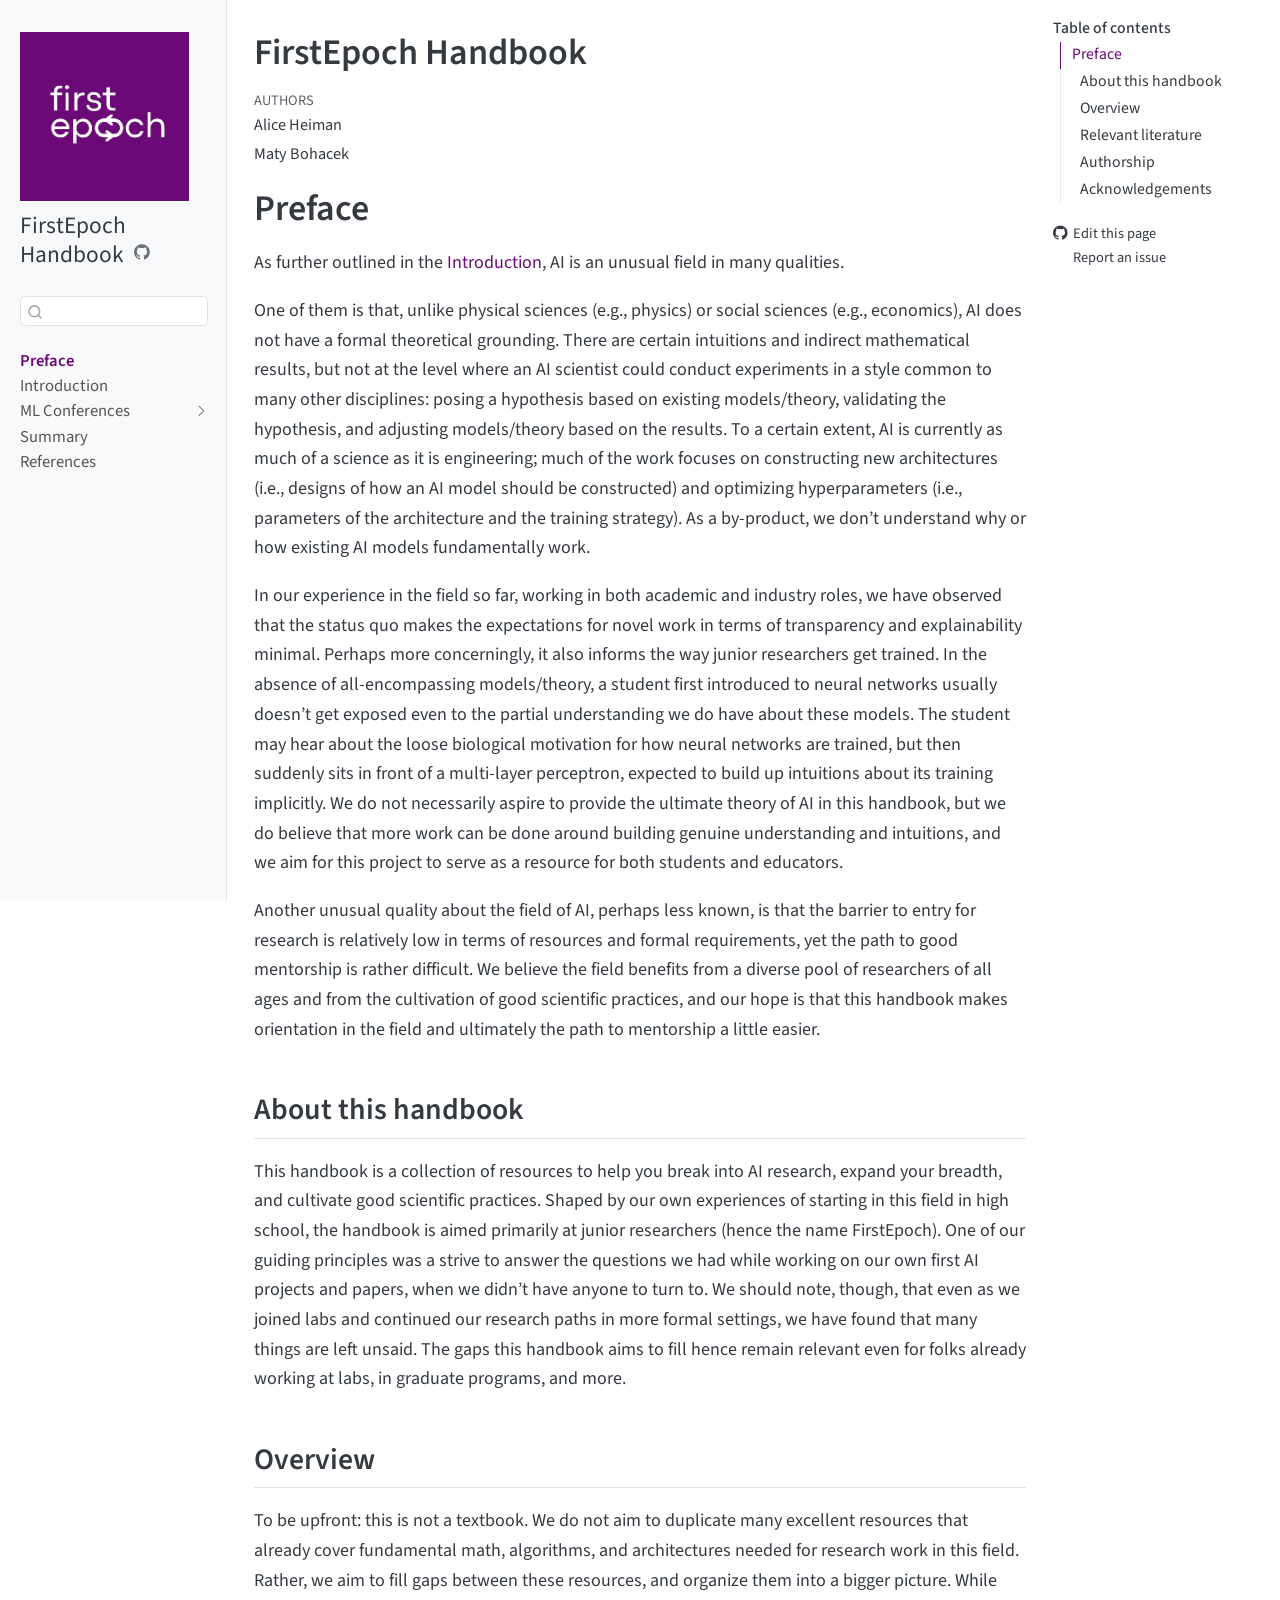
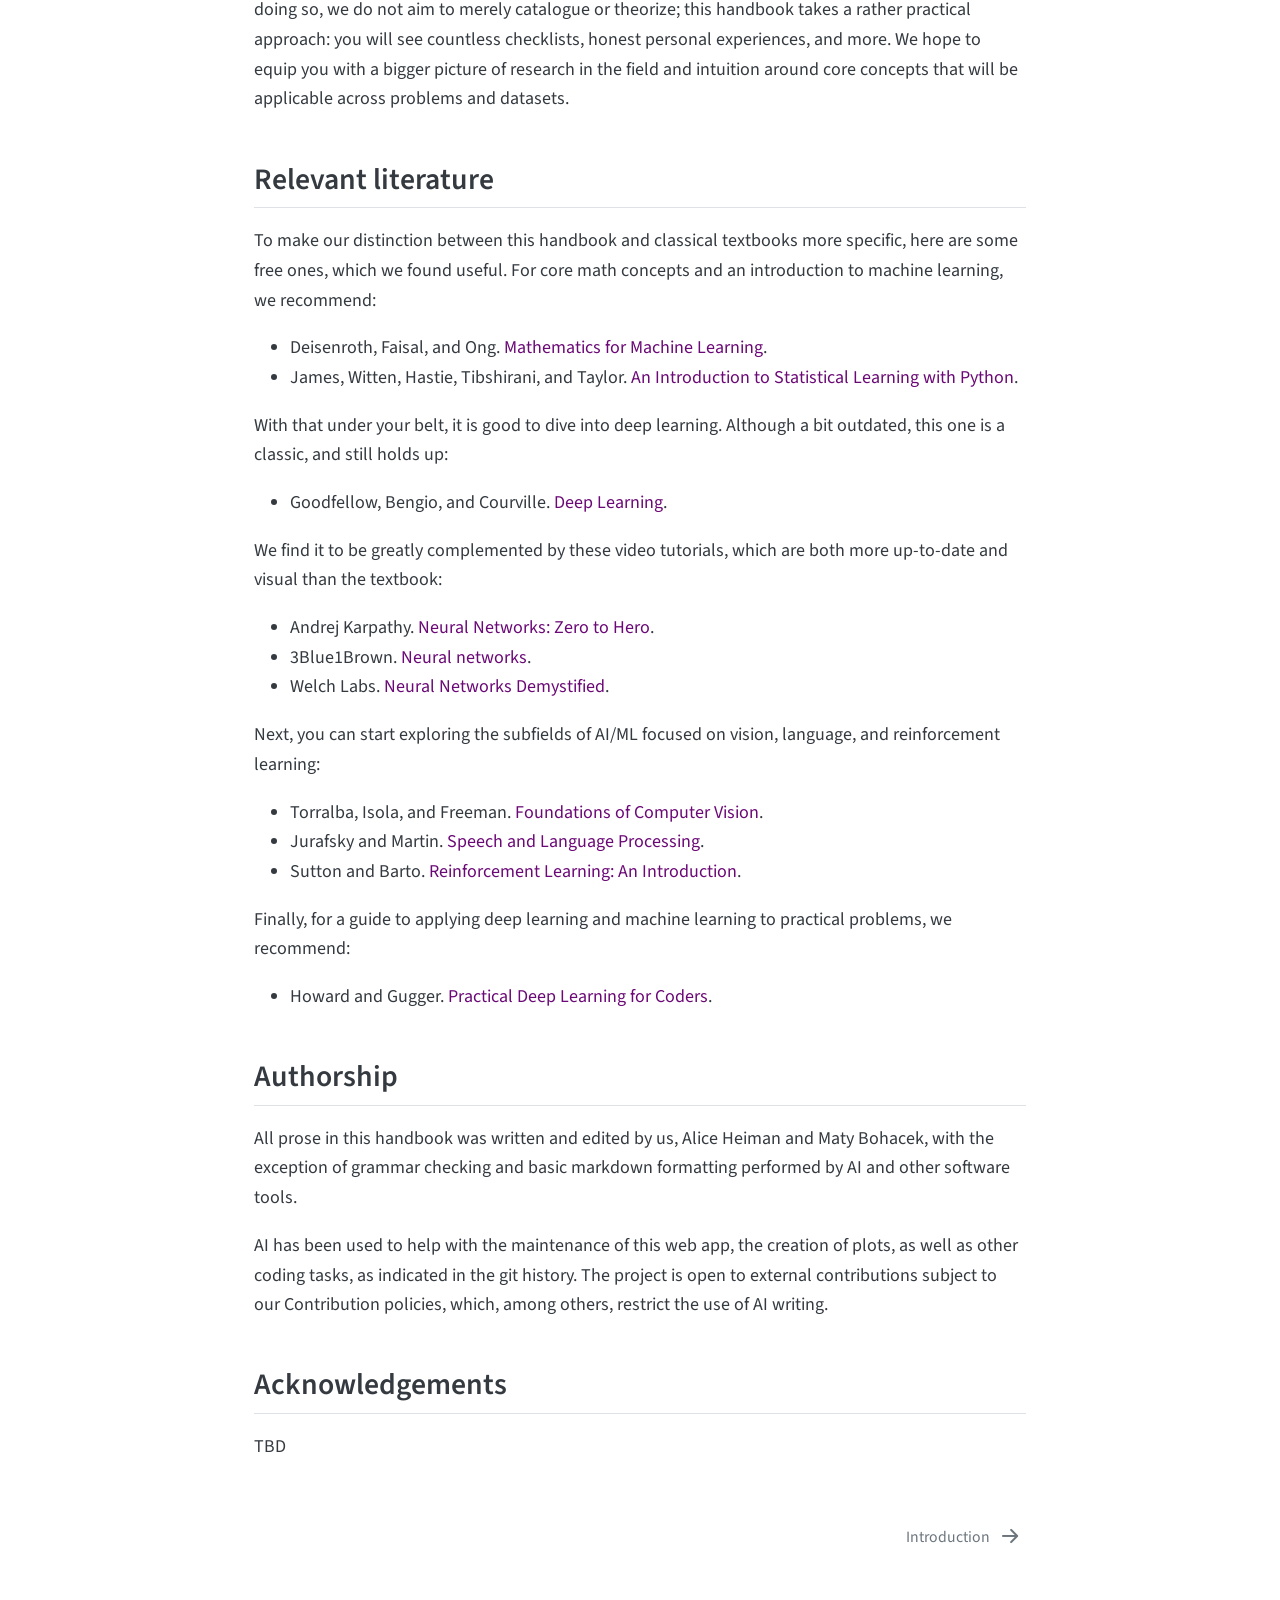
<file: index.html>
<!DOCTYPE html>
<html xmlns="http://www.w3.org/1999/xhtml" lang="en" xml:lang="en"><head>

<meta charset="utf-8">
<meta name="generator" content="quarto-1.10.18">

<meta name="viewport" content="width=device-width, initial-scale=1.0, user-scalable=yes">

<meta name="author" content="Alice Heiman">
<meta name="author" content="Maty Bohacek">

<title>FirstEpoch Handbook</title>
<style>
/* Default styles provided by pandoc.
** See https://pandoc.org/MANUAL.html#variables-for-html for config info.
*/
span.smallcaps{font-variant: small-caps;}
div.columns{display: flex; gap: 1.5em;}
div.column{flex: auto;}
@media screen {
div.columns{gap: min(4vw, 1.5em);}
div.column{overflow-x: auto;}
}
div.hanging-indent{margin-left: 1.5em; text-indent: -1.5em;}
ul.task-list{list-style: none;}
ul.task-list li input[type="checkbox"] {
  width: 0.8em;
  margin: 0 0.8em 0.2em -1em; /* quarto-specific, see https://github.com/quarto-dev/quarto-cli/issues/4556 */ 
  vertical-align: middle;
}
</style>


<script src="site_libs/quarto-nav/quarto-nav.js"></script>
<script src="site_libs/quarto-nav/headroom.min.js"></script>
<script src="site_libs/clipboard/clipboard.min.js"></script>
<script src="site_libs/quarto-search/autocomplete.umd.js"></script>
<script src="site_libs/quarto-search/fuse.min.js"></script>
<script src="site_libs/quarto-search/quarto-search.js"></script>
<meta name="quarto:offset" content="./">
<link href="./intro.html" rel="next">
<link href="./assets/logo-square.png" rel="icon" type="image/png">
<script src="site_libs/quarto-html/quarto.js" type="module"></script>
<script src="site_libs/quarto-html/tabsets/tabsets.js" type="module"></script>
<script src="site_libs/quarto-html/popper.min.js"></script>
<script src="site_libs/quarto-html/tippy.umd.min.js"></script>
<script src="site_libs/quarto-html/anchor.min.js"></script>
<link href="site_libs/quarto-html/tippy.css" rel="stylesheet">
<link href="site_libs/quarto-html/quarto-syntax-highlighting-bb62276ab45c84d9efd712f51ff97b5a.css" rel="stylesheet" id="quarto-text-highlighting-styles">
<script src="site_libs/bootstrap/bootstrap.min.js"></script>
<link href="site_libs/bootstrap/bootstrap-icons.css" rel="stylesheet">
<link href="site_libs/bootstrap/bootstrap-c74688b8ca632473d0e859265b7ac08c.min.css" rel="stylesheet" append-hash="true" id="quarto-bootstrap" data-mode="light">
<script id="quarto-search-options" type="application/json">{
  "location": "sidebar",
  "copy-button": false,
  "collapse-after": 3,
  "panel-placement": "start",
  "type": "textbox",
  "limit": 50,
  "keyboard-shortcut": [
    "f",
    "/",
    "s"
  ],
  "show-item-context": false,
  "language": {
    "search-no-results-text": "No results",
    "search-matching-documents-text": "matching documents",
    "search-copy-link-title": "Copy link to search",
    "search-hide-matches-text": "Hide additional matches",
    "search-more-match-text": "more match in this document",
    "search-more-matches-text": "more matches in this document",
    "search-clear-button-title": "Clear",
    "search-text-placeholder": "",
    "search-detached-cancel-button-title": "Cancel",
    "search-submit-button-title": "Submit",
    "search-label": "Search"
  }
}</script>


</head>

<body class="nav-sidebar docked quarto-light">

<div id="quarto-search-results"></div>
  <header id="quarto-header" class="headroom fixed-top">
  <nav class="quarto-secondary-nav">
    <div class="container-fluid d-flex">
      <button type="button" class="quarto-btn-toggle btn" data-bs-toggle="collapse" role="button" data-bs-target=".quarto-sidebar-collapse-item" aria-controls="quarto-sidebar" aria-expanded="false" aria-label="Toggle sidebar navigation" onclick="if (window.quartoToggleHeadroom) { window.quartoToggleHeadroom(); }">
        <i class="bi bi-layout-text-sidebar-reverse"></i>
      </button>
        <nav class="quarto-page-breadcrumbs" aria-label="breadcrumb"><ol class="breadcrumb"><li class="breadcrumb-item"><a href="./index.html">Preface</a></li></ol></nav>
        <a class="flex-grow-1" role="navigation" data-bs-toggle="collapse" data-bs-target=".quarto-sidebar-collapse-item" aria-controls="quarto-sidebar" aria-expanded="false" aria-label="Toggle sidebar navigation" onclick="if (window.quartoToggleHeadroom) { window.quartoToggleHeadroom(); }">      
        </a>
      <button type="button" class="btn quarto-search-button" aria-label="Search" onclick="window.quartoOpenSearch();">
        <i class="bi bi-search"></i>
      </button>
    </div>
  </nav>
</header>
<!-- content -->
<div id="quarto-content" class="quarto-container page-columns page-rows-contents page-layout-article">
<!-- sidebar -->
  <nav id="quarto-sidebar" class="sidebar collapse collapse-horizontal quarto-sidebar-collapse-item sidebar-navigation docked overflow-auto">
    <div class="pt-lg-2 mt-2 text-left sidebar-header sidebar-header-stacked">
      <a href="./index.html" class="sidebar-logo-link">
      <img src="./assets/logo-square.png" alt="" class="sidebar-logo light-content py-0 d-lg-inline d-none">
      <img src="./assets/logo-square.png" alt="" class="sidebar-logo dark-content py-0 d-lg-inline d-none">
      </a>
    <div class="sidebar-title mb-0 py-0">
      <a href="./">FirstEpoch Handbook</a> 
        <div class="sidebar-tools-main">
    <a href="https://github.com/firstepoch/handbook" title="Source Code" class="quarto-navigation-tool px-1" aria-label="Source Code"><i class="bi bi-github"></i></a>
</div>
    </div>
      </div>
        <div class="mt-2 flex-shrink-0 align-items-center">
        <div class="sidebar-search">
        <div id="quarto-search" class="" title="Search"></div>
        </div>
        </div>
    <div class="sidebar-menu-container"> 
    <ul class="list-unstyled mt-1">
        <li class="sidebar-item">
  <div class="sidebar-item-container"> 
  <a href="./index.html" class="sidebar-item-text sidebar-link active">
 <span class="menu-text">Preface</span></a>
  </div>
</li>
        <li class="sidebar-item">
  <div class="sidebar-item-container"> 
  <a href="./intro.html" class="sidebar-item-text sidebar-link"><span class="chapter-title">Introduction</span></a>
  </div>
</li>
        <li class="sidebar-item sidebar-item-section">
      <div class="sidebar-item-container"> 
            <a class="sidebar-item-text sidebar-link text-start collapsed" data-bs-toggle="collapse" data-bs-target="#quarto-sidebar-section-1" role="navigation" aria-expanded="false">
 <span class="menu-text">ML Conferences</span></a>
          <a class="sidebar-item-toggle text-start collapsed" data-bs-toggle="collapse" data-bs-target="#quarto-sidebar-section-1" role="navigation" aria-expanded="false" aria-label="Toggle section">
            <i class="bi bi-chevron-right ms-2"></i>
          </a> 
      </div>
      <ul id="quarto-sidebar-section-1" class="collapse list-unstyled sidebar-section depth1 ">  
          <li class="sidebar-item">
  <div class="sidebar-item-container"> 
  <a href="./ml-conferences/module-01.html" class="sidebar-item-text sidebar-link"><span class="chapter-title">Module 1 — An Introduction to AI Conferences</span></a>
  </div>
</li>
          <li class="sidebar-item">
  <div class="sidebar-item-container"> 
  <a href="./ml-conferences/module-02.html" class="sidebar-item-text sidebar-link"><span class="chapter-title">Module 2 — Choosing a Venue</span></a>
  </div>
</li>
          <li class="sidebar-item">
  <div class="sidebar-item-container"> 
  <a href="./ml-conferences/module-03.html" class="sidebar-item-text sidebar-link"><span class="chapter-title">Module 3 — Submission</span></a>
  </div>
</li>
      </ul>
  </li>
        <li class="sidebar-item">
  <div class="sidebar-item-container"> 
  <a href="./summary.html" class="sidebar-item-text sidebar-link"><span class="chapter-title">Summary</span></a>
  </div>
</li>
        <li class="sidebar-item">
  <div class="sidebar-item-container"> 
  <a href="./references.html" class="sidebar-item-text sidebar-link">
 <span class="menu-text">References</span></a>
  </div>
</li>
    </ul>
    </div>
</nav>
<div id="quarto-sidebar-glass" class="quarto-sidebar-collapse-item" data-bs-toggle="collapse" data-bs-target=".quarto-sidebar-collapse-item"></div>
<!-- margin-sidebar -->
    <div id="quarto-margin-sidebar" class="sidebar margin-sidebar">
        <nav id="TOC" role="doc-toc" class="toc-active">
    <h2 id="toc-title">Table of contents</h2>
   
  <ul>
  <li><a href="#preface" id="toc-preface" class="nav-link active" data-scroll-target="#preface">Preface</a>
  <ul class="collapse">
  <li><a href="#about-this-handbook" id="toc-about-this-handbook" class="nav-link" data-scroll-target="#about-this-handbook">About this handbook</a></li>
  <li><a href="#overview" id="toc-overview" class="nav-link" data-scroll-target="#overview">Overview</a></li>
  <li><a href="#relevant-literature" id="toc-relevant-literature" class="nav-link" data-scroll-target="#relevant-literature">Relevant literature</a></li>
  <li><a href="#authorship" id="toc-authorship" class="nav-link" data-scroll-target="#authorship">Authorship</a></li>
  <li><a href="#acknowledgements" id="toc-acknowledgements" class="nav-link" data-scroll-target="#acknowledgements">Acknowledgements</a></li>
  </ul></li>
  </ul>
<div class="toc-actions"><ul><li><a href="https://github.com/firstepoch/handbook/edit/main/index.qmd" class="toc-action"><i class="bi bi-github"></i>Edit this page</a></li><li><a href="https://github.com/firstepoch/handbook/issues/new" class="toc-action"><i class="bi empty"></i>Report an issue</a></li></ul></div></nav>
    </div>
<!-- main -->
<main class="content" id="quarto-document-content">

<header id="title-block-header" class="quarto-title-block default">
<div class="quarto-title">
<h1 class="title">FirstEpoch Handbook</h1>
</div>



<div class="quarto-title-meta">

    <div>
    <div class="quarto-title-meta-heading">Authors</div>
    <div class="quarto-title-meta-contents">
             <p>Alice Heiman </p>
             <p>Maty Bohacek </p>
          </div>
  </div>
    
  
    
  </div>
  


</header>


<section id="preface" class="level1 unnumbered">
<h1 class="unnumbered">Preface</h1>
<p>As further outlined in the <a href="https://firstepoch.github.io/handbook/intro.html">Introduction</a>, AI is an unusual field in many qualities.</p>
<p>One of them is that, unlike physical sciences (e.g., physics) or social sciences (e.g., economics), AI does not have a formal theoretical grounding. There are certain intuitions and indirect mathematical results, but not at the level where an AI scientist could conduct experiments in a style common to many other disciplines: posing a hypothesis based on existing models/theory, validating the hypothesis, and adjusting models/theory based on the results. To a certain extent, AI is currently as much of a science as it is engineering; much of the work focuses on constructing new architectures (i.e., designs of how an AI model should be constructed) and optimizing hyperparameters (i.e., parameters of the architecture and the training strategy). As a by-product, we don’t understand why or how existing AI models fundamentally work.</p>
<p>In our experience in the field so far, working in both academic and industry roles, we have observed that the status quo makes the expectations for novel work in terms of transparency and explainability minimal. Perhaps more concerningly, it also informs the way junior researchers get trained. In the absence of all-encompassing models/theory, a student first introduced to neural networks usually doesn’t get exposed even to the partial understanding we do have about these models. The student may hear about the loose biological motivation for how neural networks are trained, but then suddenly sits in front of a multi-layer perceptron, expected to build up intuitions about its training implicitly. We do not necessarily aspire to provide the ultimate theory of AI in this handbook, but we do believe that more work can be done around building genuine understanding and intuitions, and we aim for this project to serve as a resource for both students and educators.</p>
<p>Another unusual quality about the field of AI, perhaps less known, is that the barrier to entry for research is relatively low in terms of resources and formal requirements, yet the path to good mentorship is rather difficult. We believe the field benefits from a diverse pool of researchers of all ages and from the cultivation of good scientific practices, and our hope is that this handbook makes orientation in the field and ultimately the path to mentorship a little easier.</p>
<section id="about-this-handbook" class="level2">
<h2 class="anchored" data-anchor-id="about-this-handbook">About this handbook</h2>
<p>This handbook is a collection of resources to help you break into AI research, expand your breadth, and cultivate good scientific practices. Shaped by our own experiences of starting in this field in high school, the handbook is aimed primarily at junior researchers (hence the name FirstEpoch). One of our guiding principles was a strive to answer the questions we had while working on our own first AI projects and papers, when we didn’t have anyone to turn to. We should note, though, that even as we joined labs and continued our research paths in more formal settings, we have found that many things are left unsaid. The gaps this handbook aims to fill hence remain relevant even for folks already working at labs, in graduate programs, and more.</p>
</section>
<section id="overview" class="level2">
<h2 class="anchored" data-anchor-id="overview">Overview</h2>
<p>To be upfront: this is not a textbook. We do not aim to duplicate many excellent resources that already cover fundamental math, algorithms, and architectures needed for research work in this field. Rather, we aim to fill gaps between these resources, and organize them into a bigger picture. While doing so, we do not aim to merely catalogue or theorize; this handbook takes a rather practical approach: you will see countless checklists, honest personal experiences, and more. We hope to equip you with a bigger picture of research in the field and intuition around core concepts that will be applicable across problems and datasets.</p>
</section>
<section id="relevant-literature" class="level2">
<h2 class="anchored" data-anchor-id="relevant-literature">Relevant literature</h2>
<p>To make our distinction between this handbook and classical textbooks more specific, here are some free ones, which we found useful. For core math concepts and an introduction to machine learning, we recommend:</p>
<ul>
<li>Deisenroth, Faisal, and Ong. <a href="https://mml-book.github.io/book/mml-book.pdf">Mathematics for Machine Learning</a>.</li>
<li>James, Witten, Hastie, Tibshirani, and Taylor. <a href="https://www.statlearning.com">An Introduction to Statistical Learning with Python</a>.</li>
</ul>
<p>With that under your belt, it is good to dive into deep learning. Although a bit outdated, this one is a classic, and still holds up:</p>
<ul>
<li>Goodfellow, Bengio, and Courville. <a href="https://www.deeplearningbook.org">Deep Learning</a>.</li>
</ul>
<p>We find it to be greatly complemented by these video tutorials, which are both more up-to-date and visual than the textbook:</p>
<ul>
<li>Andrej Karpathy. <a href="https://www.youtube.com/playlist?list=PLAqhIrjkxbuWI23v9cThsA9GvCAUhRvKZ">Neural Networks: Zero to Hero</a>.</li>
<li>3Blue1Brown. <a href="https://www.youtube.com/playlist?list=PLZHQObOWTQDNU6R1_67000Dx_ZCJB-3pi">Neural networks</a>.</li>
<li>Welch Labs. <a href="https://www.youtube.com/playlist?list=PLiaHhY2iBX9hdHaRr6b7XevZtgZRa1PoU">Neural Networks Demystified</a>.</li>
</ul>
<p>Next, you can start exploring the subfields of AI/ML focused on vision, language, and reinforcement learning:</p>
<ul>
<li>Torralba, Isola, and Freeman. <a href="https://visionbook.mit.edu">Foundations of Computer Vision</a>.</li>
<li>Jurafsky and Martin. <a href="https://web.stanford.edu/~jurafsky/slp3/">Speech and Language Processing</a>.</li>
<li>Sutton and Barto. <a href="https://web.stanford.edu/class/psych209/Readings/SuttonBartoIPRLBook2ndEd.pdf">Reinforcement Learning: An Introduction</a>.</li>
</ul>
<p>Finally, for a guide to applying deep learning and machine learning to practical problems, we recommend:</p>
<ul>
<li>Howard and Gugger. <a href="https://course.fast.ai">Practical Deep Learning for Coders</a>.</li>
</ul>
</section>
<section id="authorship" class="level2">
<h2 class="anchored" data-anchor-id="authorship">Authorship</h2>
<p>All prose in this handbook was written and edited by us, Alice Heiman and Maty Bohacek, with the exception of grammar checking and basic markdown formatting performed by AI and other software tools.</p>
<p>AI has been used to help with the maintenance of this web app, the creation of plots, as well as other coding tasks, as indicated in the git history. The project is open to external contributions subject to our Contribution policies, which, among others, restrict the use of AI writing.</p>
</section>
<section id="acknowledgements" class="level2">
<h2 class="anchored" data-anchor-id="acknowledgements">Acknowledgements</h2>
<p>TBD</p>


</section>
</section>

</main> <!-- /main -->
<script id="quarto-html-after-body" type="application/javascript">
  window.document.addEventListener("DOMContentLoaded", function (event) {
    const icon = "";
    const anchorJS = new window.AnchorJS();
    anchorJS.options = {
      placement: 'right',
      icon: icon
    };
    anchorJS.add('.anchored');
    const isCodeAnnotation = (el) => {
      for (const clz of el.classList) {
        if (clz.startsWith('code-annotation-')) {                     
          return true;
        }
      }
      return false;
    }
    const onCopySuccess = function(e) {
      // button target
      const button = e.trigger;
      // don't keep focus
      button.blur();
      // flash "checked"
      button.classList.add('code-copy-button-checked');
      var currentTitle = button.getAttribute("title");
      button.setAttribute("title", "Copied!");
      let tooltip;
      if (window.bootstrap) {
        button.setAttribute("data-bs-toggle", "tooltip");
        button.setAttribute("data-bs-placement", "left");
        button.setAttribute("data-bs-title", "Copied!");
        tooltip = new bootstrap.Tooltip(button, 
          { trigger: "manual", 
            customClass: "code-copy-button-tooltip",
            offset: [0, -8]});
        tooltip.show();    
      }
      setTimeout(function() {
        if (tooltip) {
          tooltip.hide();
          button.removeAttribute("data-bs-title");
          button.removeAttribute("data-bs-toggle");
          button.removeAttribute("data-bs-placement");
        }
        button.setAttribute("title", currentTitle);
        button.classList.remove('code-copy-button-checked');
      }, 1000);
      // clear code selection
      e.clearSelection();
    }
    const getTextToCopy = function(trigger) {
      const outerScaffold = trigger.parentElement.cloneNode(true);
      const codeEl = outerScaffold.querySelector('code');
      for (const childEl of codeEl.children) {
        if (isCodeAnnotation(childEl)) {
          childEl.remove();
        }
      }
      return codeEl.innerText;
    }
    const clipboard = new window.ClipboardJS('.code-copy-button:not([data-in-quarto-modal])', {
      text: getTextToCopy
    });
    clipboard.on('success', onCopySuccess);
    if (window.document.getElementById('quarto-embedded-source-code-modal')) {
      const clipboardModal = new window.ClipboardJS('.code-copy-button[data-in-quarto-modal]', {
        text: getTextToCopy,
        container: window.document.getElementById('quarto-embedded-source-code-modal')
      });
      clipboardModal.on('success', onCopySuccess);
    }
      var localhostRegex = new RegExp(/^(?:http|https):\/\/localhost\:?[0-9]*\//);
      var mailtoRegex = new RegExp(/^mailto:/);
        var filterRegex = new RegExp("https:\/\/firstepoch\.github\.io\/handbook\/");
      var isInternal = (href) => {
          return filterRegex.test(href) || localhostRegex.test(href) || mailtoRegex.test(href);
      }
      // Inspect non-navigation links and adorn them if external
     var links = window.document.querySelectorAll('a[href]:not(.nav-link):not(.navbar-brand):not(.toc-action):not(.sidebar-link):not(.sidebar-item-toggle):not(.pagination-link):not(.no-external):not([aria-hidden]):not(.dropdown-item):not(.quarto-navigation-tool):not(.about-link)');
      for (var i=0; i<links.length; i++) {
        const link = links[i];
        if (!isInternal(link.href)) {
          // undo the damage that might have been done by quarto-nav.js in the case of
          // links that we want to consider external
          if (link.dataset.originalHref !== undefined) {
            link.href = link.dataset.originalHref;
          }
        }
      }
    function tippyHover(el, contentFn, onTriggerFn, onUntriggerFn) {
      const config = {
        allowHTML: true,
        maxWidth: 500,
        delay: 100,
        arrow: false,
        appendTo: function(el) {
            return el.parentElement;
        },
        interactive: true,
        interactiveBorder: 10,
        theme: 'quarto',
        placement: 'bottom-start',
      };
      if (contentFn) {
        config.content = contentFn;
      }
      if (onTriggerFn) {
        config.onTrigger = onTriggerFn;
      }
      if (onUntriggerFn) {
        config.onUntrigger = onUntriggerFn;
      }
      window.tippy(el, config); 
    }
    const noterefs = window.document.querySelectorAll('a[role="doc-noteref"]');
    for (var i=0; i<noterefs.length; i++) {
      const ref = noterefs[i];
      tippyHover(ref, function() {
        // use id or data attribute instead here
        let href = ref.getAttribute('data-footnote-href') || ref.getAttribute('href');
        try { href = new URL(href).hash; } catch {}
        const id = href.replace(/^#\/?/, "");
        const note = window.document.getElementById(id);
        if (note) {
          return note.innerHTML;
        } else {
          return "";
        }
      });
    }
    const xrefs = window.document.querySelectorAll('a.quarto-xref');
    const processXRef = (id, note) => {
      // Strip column container classes
      const stripColumnClz = (el) => {
        el.classList.remove("page-full", "page-columns");
        if (el.children) {
          for (const child of el.children) {
            stripColumnClz(child);
          }
        }
      }
      stripColumnClz(note)
      if (id === null || id.startsWith('sec-')) {
        // Special case sections, only their first couple elements
        const container = document.createElement("div");
        if (note.children && note.children.length > 2) {
          container.appendChild(note.children[0].cloneNode(true));
          for (let i = 1; i < note.children.length; i++) {
            const child = note.children[i];
            if (child.tagName === "P" && child.innerText === "") {
              continue;
            } else {
              container.appendChild(child.cloneNode(true));
              break;
            }
          }
          if (window.Quarto?.typesetMath) {
            window.Quarto.typesetMath(container);
          }
          return container.innerHTML
        } else {
          if (window.Quarto?.typesetMath) {
            window.Quarto.typesetMath(note);
          }
          return note.innerHTML;
        }
      } else {
        // Remove any anchor links if they are present
        const anchorLink = note.querySelector('a.anchorjs-link');
        if (anchorLink) {
          anchorLink.remove();
        }
        if (window.Quarto?.typesetMath) {
          window.Quarto.typesetMath(note);
        }
        if (note.classList.contains("callout")) {
          return note.outerHTML;
        } else {
          return note.innerHTML;
        }
      }
    }
    for (var i=0; i<xrefs.length; i++) {
      const xref = xrefs[i];
      tippyHover(xref, undefined, function(instance) {
        instance.disable();
        let url = xref.getAttribute('href');
        let hash = undefined; 
        if (url.startsWith('#')) {
          hash = url;
        } else {
          try { hash = new URL(url).hash; } catch {}
        }
        if (hash) {
          const id = hash.replace(/^#\/?/, "");
          const note = window.document.getElementById(id);
          if (note !== null) {
            try {
              const html = processXRef(id, note.cloneNode(true));
              instance.setContent(html);
            } finally {
              instance.enable();
              instance.show();
            }
          } else {
            // See if we can fetch this
            fetch(url.split('#')[0])
            .then(res => res.text())
            .then(html => {
              const parser = new DOMParser();
              const htmlDoc = parser.parseFromString(html, "text/html");
              const note = htmlDoc.getElementById(id);
              if (note !== null) {
                const html = processXRef(id, note);
                instance.setContent(html);
              } 
            }).finally(() => {
              instance.enable();
              instance.show();
            });
          }
        } else {
          // See if we can fetch a full url (with no hash to target)
          // This is a special case and we should probably do some content thinning / targeting
          fetch(url)
          .then(res => res.text())
          .then(html => {
            const parser = new DOMParser();
            const htmlDoc = parser.parseFromString(html, "text/html");
            const note = htmlDoc.querySelector('main.content');
            if (note !== null) {
              // This should only happen for chapter cross references
              // (since there is no id in the URL)
              // remove the first header
              if (note.children.length > 0 && note.children[0].tagName === "HEADER") {
                note.children[0].remove();
              }
              const html = processXRef(null, note);
              instance.setContent(html);
            } 
          }).finally(() => {
            instance.enable();
            instance.show();
          });
        }
      }, function(instance) {
      });
    }
        let selectedAnnoteEl;
        const selectorForAnnotation = ( cell, annotation) => {
          let cellAttr = 'data-code-cell="' + cell + '"';
          let lineAttr = 'data-code-annotation="' +  annotation + '"';
          const selector = 'span[' + cellAttr + '][' + lineAttr + ']';
          return selector;
        }
        const selectCodeLines = (annoteEl) => {
          const doc = window.document;
          const targetCell = annoteEl.getAttribute("data-target-cell");
          const targetAnnotation = annoteEl.getAttribute("data-target-annotation");
          const annoteSpan = window.document.querySelector(selectorForAnnotation(targetCell, targetAnnotation));
          const lines = annoteSpan.getAttribute("data-code-lines").split(",");
          const lineIds = lines.map((line) => {
            return targetCell + "-" + line;
          })
          let top = null;
          let height = null;
          let parent = null;
          if (lineIds.length > 0) {
              //compute the position of the single el (top and bottom and make a div)
              const el = window.document.getElementById(lineIds[0]);
              top = el.offsetTop;
              height = el.offsetHeight;
              parent = el.parentElement.parentElement;
            if (lineIds.length > 1) {
              const lastEl = window.document.getElementById(lineIds[lineIds.length - 1]);
              const bottom = lastEl.offsetTop + lastEl.offsetHeight;
              height = bottom - top;
            }
            if (top !== null && height !== null && parent !== null) {
              // cook up a div (if necessary) and position it 
              let div = window.document.getElementById("code-annotation-line-highlight");
              if (div === null) {
                div = window.document.createElement("div");
                div.setAttribute("id", "code-annotation-line-highlight");
                div.style.position = 'absolute';
                parent.appendChild(div);
              }
              div.style.top = top - 2 + "px";
              div.style.height = height + 4 + "px";
              div.style.left = 0;
              let gutterDiv = window.document.getElementById("code-annotation-line-highlight-gutter");
              if (gutterDiv === null) {
                gutterDiv = window.document.createElement("div");
                gutterDiv.setAttribute("id", "code-annotation-line-highlight-gutter");
                gutterDiv.style.position = 'absolute';
                const codeCell = window.document.getElementById(targetCell);
                const gutter = codeCell.querySelector('.code-annotation-gutter');
                gutter.appendChild(gutterDiv);
              }
              gutterDiv.style.top = top - 2 + "px";
              gutterDiv.style.height = height + 4 + "px";
            }
            selectedAnnoteEl = annoteEl;
          }
        };
        const unselectCodeLines = () => {
          const elementsIds = ["code-annotation-line-highlight", "code-annotation-line-highlight-gutter"];
          elementsIds.forEach((elId) => {
            const div = window.document.getElementById(elId);
            if (div) {
              div.remove();
            }
          });
          selectedAnnoteEl = undefined;
        };
          // Handle positioning of the toggle
      window.addEventListener(
        "resize",
        throttle(() => {
          elRect = undefined;
          if (selectedAnnoteEl) {
            selectCodeLines(selectedAnnoteEl);
          }
        }, 10)
      );
      function throttle(fn, ms) {
      let throttle = false;
      let timer;
        return (...args) => {
          if(!throttle) { // first call gets through
              fn.apply(this, args);
              throttle = true;
          } else { // all the others get throttled
              if(timer) clearTimeout(timer); // cancel #2
              timer = setTimeout(() => {
                fn.apply(this, args);
                timer = throttle = false;
              }, ms);
          }
        };
      }
        // Attach click handler to the DT
        const annoteDls = window.document.querySelectorAll('dt[data-target-cell]');
        for (const annoteDlNode of annoteDls) {
          annoteDlNode.addEventListener('click', (event) => {
            const clickedEl = event.target;
            if (clickedEl !== selectedAnnoteEl) {
              unselectCodeLines();
              const activeEl = window.document.querySelector('dt[data-target-cell].code-annotation-active');
              if (activeEl) {
                activeEl.classList.remove('code-annotation-active');
              }
              selectCodeLines(clickedEl);
              clickedEl.classList.add('code-annotation-active');
            } else {
              // Unselect the line
              unselectCodeLines();
              clickedEl.classList.remove('code-annotation-active');
            }
          });
        }
    const findCites = (el) => {
      const parentEl = el.parentElement;
      if (parentEl) {
        const cites = parentEl.dataset.cites;
        if (cites) {
          return {
            el,
            cites: cites.split(' ')
          };
        } else {
          return findCites(el.parentElement)
        }
      } else {
        return undefined;
      }
    };
    var bibliorefs = window.document.querySelectorAll('a[role="doc-biblioref"]');
    for (var i=0; i<bibliorefs.length; i++) {
      const ref = bibliorefs[i];
      const citeInfo = findCites(ref);
      if (citeInfo) {
        tippyHover(citeInfo.el, function() {
          var popup = window.document.createElement('div');
          citeInfo.cites.forEach(function(cite) {
            var citeDiv = window.document.createElement('div');
            citeDiv.classList.add('hanging-indent');
            citeDiv.classList.add('csl-entry');
            var biblioDiv = window.document.getElementById('ref-' + cite);
            if (biblioDiv) {
              citeDiv.innerHTML = biblioDiv.innerHTML;
            }
            popup.appendChild(citeDiv);
          });
          return popup.innerHTML;
        });
      }
    }
  });
  </script>
<nav class="page-navigation">
  <div class="nav-page nav-page-previous">
  </div>
  <div class="nav-page nav-page-next">
      <a href="./intro.html" class="pagination-link" aria-label="Introduction">
        <span class="nav-page-text"><span class="chapter-title">Introduction</span></span> <i class="bi bi-arrow-right-short"></i>
      </a>
  </div>
</nav>
</div> <!-- /content -->




<footer class="footer"><div class="nav-footer"><div class="nav-footer-center"><div class="toc-actions d-sm-block d-md-none"><ul><li><a href="https://github.com/firstepoch/handbook/edit/main/index.qmd" class="toc-action"><i class="bi bi-github"></i>Edit this page</a></li><li><a href="https://github.com/firstepoch/handbook/issues/new" class="toc-action"><i class="bi empty"></i>Report an issue</a></li></ul></div></div></div></footer></body></html>
</file>
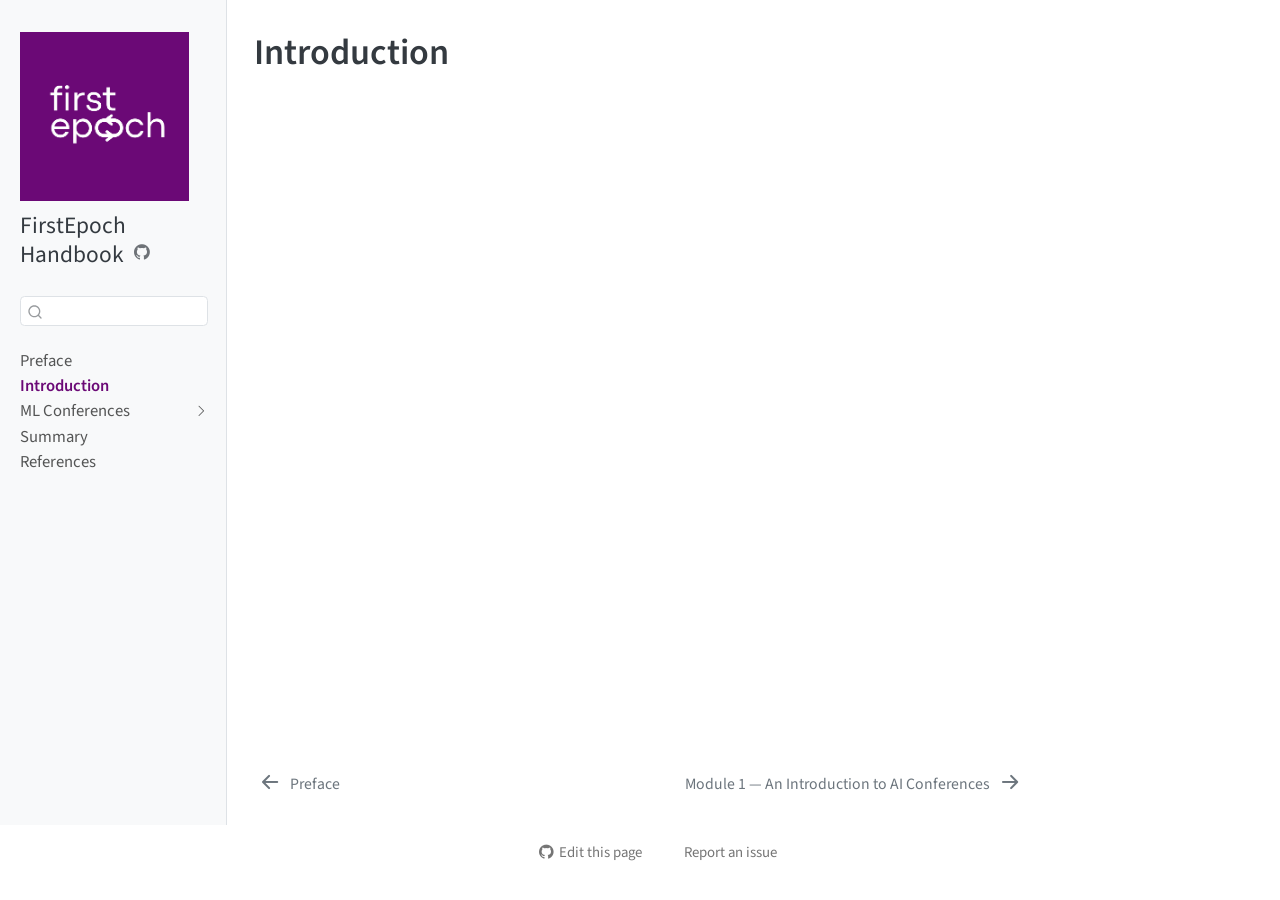
<file: intro.html>
<!DOCTYPE html>
<html xmlns="http://www.w3.org/1999/xhtml" lang="en" xml:lang="en"><head>

<meta charset="utf-8">
<meta name="generator" content="quarto-1.10.18">

<meta name="viewport" content="width=device-width, initial-scale=1.0, user-scalable=yes">


<title>Introduction – FirstEpoch Handbook</title>
<style>
/* Default styles provided by pandoc.
** See https://pandoc.org/MANUAL.html#variables-for-html for config info.
*/
span.smallcaps{font-variant: small-caps;}
div.columns{display: flex; gap: 1.5em;}
div.column{flex: auto;}
@media screen {
div.columns{gap: min(4vw, 1.5em);}
div.column{overflow-x: auto;}
}
div.hanging-indent{margin-left: 1.5em; text-indent: -1.5em;}
ul.task-list{list-style: none;}
ul.task-list li input[type="checkbox"] {
  width: 0.8em;
  margin: 0 0.8em 0.2em -1em; /* quarto-specific, see https://github.com/quarto-dev/quarto-cli/issues/4556 */ 
  vertical-align: middle;
}
</style>


<script src="site_libs/quarto-nav/quarto-nav.js"></script>
<script src="site_libs/quarto-nav/headroom.min.js"></script>
<script src="site_libs/clipboard/clipboard.min.js"></script>
<script src="site_libs/quarto-search/autocomplete.umd.js"></script>
<script src="site_libs/quarto-search/fuse.min.js"></script>
<script src="site_libs/quarto-search/quarto-search.js"></script>
<meta name="quarto:offset" content="./">
<link href="./ml-conferences/module-01.html" rel="next">
<link href="./index.html" rel="prev">
<link href="./assets/logo-square.png" rel="icon" type="image/png">
<script src="site_libs/quarto-html/quarto.js" type="module"></script>
<script src="site_libs/quarto-html/tabsets/tabsets.js" type="module"></script>
<script src="site_libs/quarto-html/popper.min.js"></script>
<script src="site_libs/quarto-html/tippy.umd.min.js"></script>
<script src="site_libs/quarto-html/anchor.min.js"></script>
<link href="site_libs/quarto-html/tippy.css" rel="stylesheet">
<link href="site_libs/quarto-html/quarto-syntax-highlighting-bb62276ab45c84d9efd712f51ff97b5a.css" rel="stylesheet" id="quarto-text-highlighting-styles">
<script src="site_libs/bootstrap/bootstrap.min.js"></script>
<link href="site_libs/bootstrap/bootstrap-icons.css" rel="stylesheet">
<link href="site_libs/bootstrap/bootstrap-c74688b8ca632473d0e859265b7ac08c.min.css" rel="stylesheet" append-hash="true" id="quarto-bootstrap" data-mode="light">
<script id="quarto-search-options" type="application/json">{
  "location": "sidebar",
  "copy-button": false,
  "collapse-after": 3,
  "panel-placement": "start",
  "type": "textbox",
  "limit": 50,
  "keyboard-shortcut": [
    "f",
    "/",
    "s"
  ],
  "show-item-context": false,
  "language": {
    "search-no-results-text": "No results",
    "search-matching-documents-text": "matching documents",
    "search-copy-link-title": "Copy link to search",
    "search-hide-matches-text": "Hide additional matches",
    "search-more-match-text": "more match in this document",
    "search-more-matches-text": "more matches in this document",
    "search-clear-button-title": "Clear",
    "search-text-placeholder": "",
    "search-detached-cancel-button-title": "Cancel",
    "search-submit-button-title": "Submit",
    "search-label": "Search"
  }
}</script>


</head>

<body class="nav-sidebar docked quarto-light">

<div id="quarto-search-results"></div>
  <header id="quarto-header" class="headroom fixed-top">
  <nav class="quarto-secondary-nav">
    <div class="container-fluid d-flex">
      <button type="button" class="quarto-btn-toggle btn" data-bs-toggle="collapse" role="button" data-bs-target=".quarto-sidebar-collapse-item" aria-controls="quarto-sidebar" aria-expanded="false" aria-label="Toggle sidebar navigation" onclick="if (window.quartoToggleHeadroom) { window.quartoToggleHeadroom(); }">
        <i class="bi bi-layout-text-sidebar-reverse"></i>
      </button>
        <nav class="quarto-page-breadcrumbs" aria-label="breadcrumb"><ol class="breadcrumb"><li class="breadcrumb-item"><a href="./intro.html"><span class="chapter-title">Introduction</span></a></li></ol></nav>
        <a class="flex-grow-1" role="navigation" data-bs-toggle="collapse" data-bs-target=".quarto-sidebar-collapse-item" aria-controls="quarto-sidebar" aria-expanded="false" aria-label="Toggle sidebar navigation" onclick="if (window.quartoToggleHeadroom) { window.quartoToggleHeadroom(); }">      
        </a>
      <button type="button" class="btn quarto-search-button" aria-label="Search" onclick="window.quartoOpenSearch();">
        <i class="bi bi-search"></i>
      </button>
    </div>
  </nav>
</header>
<!-- content -->
<div id="quarto-content" class="quarto-container page-columns page-rows-contents page-layout-article">
<!-- sidebar -->
  <nav id="quarto-sidebar" class="sidebar collapse collapse-horizontal quarto-sidebar-collapse-item sidebar-navigation docked overflow-auto">
    <div class="pt-lg-2 mt-2 text-left sidebar-header sidebar-header-stacked">
      <a href="./index.html" class="sidebar-logo-link">
      <img src="./assets/logo-square.png" alt="" class="sidebar-logo light-content py-0 d-lg-inline d-none">
      <img src="./assets/logo-square.png" alt="" class="sidebar-logo dark-content py-0 d-lg-inline d-none">
      </a>
    <div class="sidebar-title mb-0 py-0">
      <a href="./">FirstEpoch Handbook</a> 
        <div class="sidebar-tools-main">
    <a href="https://github.com/firstepoch/handbook" title="Source Code" class="quarto-navigation-tool px-1" aria-label="Source Code"><i class="bi bi-github"></i></a>
</div>
    </div>
      </div>
        <div class="mt-2 flex-shrink-0 align-items-center">
        <div class="sidebar-search">
        <div id="quarto-search" class="" title="Search"></div>
        </div>
        </div>
    <div class="sidebar-menu-container"> 
    <ul class="list-unstyled mt-1">
        <li class="sidebar-item">
  <div class="sidebar-item-container"> 
  <a href="./index.html" class="sidebar-item-text sidebar-link">
 <span class="menu-text">Preface</span></a>
  </div>
</li>
        <li class="sidebar-item">
  <div class="sidebar-item-container"> 
  <a href="./intro.html" class="sidebar-item-text sidebar-link active"><span class="chapter-title">Introduction</span></a>
  </div>
</li>
        <li class="sidebar-item sidebar-item-section">
      <div class="sidebar-item-container"> 
            <a class="sidebar-item-text sidebar-link text-start collapsed" data-bs-toggle="collapse" data-bs-target="#quarto-sidebar-section-1" role="navigation" aria-expanded="false">
 <span class="menu-text">ML Conferences</span></a>
          <a class="sidebar-item-toggle text-start collapsed" data-bs-toggle="collapse" data-bs-target="#quarto-sidebar-section-1" role="navigation" aria-expanded="false" aria-label="Toggle section">
            <i class="bi bi-chevron-right ms-2"></i>
          </a> 
      </div>
      <ul id="quarto-sidebar-section-1" class="collapse list-unstyled sidebar-section depth1 ">  
          <li class="sidebar-item">
  <div class="sidebar-item-container"> 
  <a href="./ml-conferences/module-01.html" class="sidebar-item-text sidebar-link"><span class="chapter-title">Module 1 — An Introduction to AI Conferences</span></a>
  </div>
</li>
          <li class="sidebar-item">
  <div class="sidebar-item-container"> 
  <a href="./ml-conferences/module-02.html" class="sidebar-item-text sidebar-link"><span class="chapter-title">Module 2 — Choosing a Venue</span></a>
  </div>
</li>
          <li class="sidebar-item">
  <div class="sidebar-item-container"> 
  <a href="./ml-conferences/module-03.html" class="sidebar-item-text sidebar-link"><span class="chapter-title">Module 3 — Submission</span></a>
  </div>
</li>
      </ul>
  </li>
        <li class="sidebar-item">
  <div class="sidebar-item-container"> 
  <a href="./summary.html" class="sidebar-item-text sidebar-link"><span class="chapter-title">Summary</span></a>
  </div>
</li>
        <li class="sidebar-item">
  <div class="sidebar-item-container"> 
  <a href="./references.html" class="sidebar-item-text sidebar-link">
 <span class="menu-text">References</span></a>
  </div>
</li>
    </ul>
    </div>
</nav>
<div id="quarto-sidebar-glass" class="quarto-sidebar-collapse-item" data-bs-toggle="collapse" data-bs-target=".quarto-sidebar-collapse-item"></div>
<!-- margin-sidebar -->
    <div id="quarto-margin-sidebar" class="sidebar margin-sidebar zindex-bottom">
        
    </div>
<!-- main -->
<main class="content" id="quarto-document-content">

<header id="title-block-header" class="quarto-title-block default">
<div class="quarto-title">
<h1 class="title"><span class="chapter-title">Introduction</span></h1>
</div>



<div class="quarto-title-meta">

    
  
    
  </div>
  


</header>





</main> <!-- /main -->
<script id="quarto-html-after-body" type="application/javascript">
  window.document.addEventListener("DOMContentLoaded", function (event) {
    const icon = "";
    const anchorJS = new window.AnchorJS();
    anchorJS.options = {
      placement: 'right',
      icon: icon
    };
    anchorJS.add('.anchored');
    const isCodeAnnotation = (el) => {
      for (const clz of el.classList) {
        if (clz.startsWith('code-annotation-')) {                     
          return true;
        }
      }
      return false;
    }
    const onCopySuccess = function(e) {
      // button target
      const button = e.trigger;
      // don't keep focus
      button.blur();
      // flash "checked"
      button.classList.add('code-copy-button-checked');
      var currentTitle = button.getAttribute("title");
      button.setAttribute("title", "Copied!");
      let tooltip;
      if (window.bootstrap) {
        button.setAttribute("data-bs-toggle", "tooltip");
        button.setAttribute("data-bs-placement", "left");
        button.setAttribute("data-bs-title", "Copied!");
        tooltip = new bootstrap.Tooltip(button, 
          { trigger: "manual", 
            customClass: "code-copy-button-tooltip",
            offset: [0, -8]});
        tooltip.show();    
      }
      setTimeout(function() {
        if (tooltip) {
          tooltip.hide();
          button.removeAttribute("data-bs-title");
          button.removeAttribute("data-bs-toggle");
          button.removeAttribute("data-bs-placement");
        }
        button.setAttribute("title", currentTitle);
        button.classList.remove('code-copy-button-checked');
      }, 1000);
      // clear code selection
      e.clearSelection();
    }
    const getTextToCopy = function(trigger) {
      const outerScaffold = trigger.parentElement.cloneNode(true);
      const codeEl = outerScaffold.querySelector('code');
      for (const childEl of codeEl.children) {
        if (isCodeAnnotation(childEl)) {
          childEl.remove();
        }
      }
      return codeEl.innerText;
    }
    const clipboard = new window.ClipboardJS('.code-copy-button:not([data-in-quarto-modal])', {
      text: getTextToCopy
    });
    clipboard.on('success', onCopySuccess);
    if (window.document.getElementById('quarto-embedded-source-code-modal')) {
      const clipboardModal = new window.ClipboardJS('.code-copy-button[data-in-quarto-modal]', {
        text: getTextToCopy,
        container: window.document.getElementById('quarto-embedded-source-code-modal')
      });
      clipboardModal.on('success', onCopySuccess);
    }
      var localhostRegex = new RegExp(/^(?:http|https):\/\/localhost\:?[0-9]*\//);
      var mailtoRegex = new RegExp(/^mailto:/);
        var filterRegex = new RegExp("https:\/\/firstepoch\.github\.io\/handbook\/");
      var isInternal = (href) => {
          return filterRegex.test(href) || localhostRegex.test(href) || mailtoRegex.test(href);
      }
      // Inspect non-navigation links and adorn them if external
     var links = window.document.querySelectorAll('a[href]:not(.nav-link):not(.navbar-brand):not(.toc-action):not(.sidebar-link):not(.sidebar-item-toggle):not(.pagination-link):not(.no-external):not([aria-hidden]):not(.dropdown-item):not(.quarto-navigation-tool):not(.about-link)');
      for (var i=0; i<links.length; i++) {
        const link = links[i];
        if (!isInternal(link.href)) {
          // undo the damage that might have been done by quarto-nav.js in the case of
          // links that we want to consider external
          if (link.dataset.originalHref !== undefined) {
            link.href = link.dataset.originalHref;
          }
        }
      }
    function tippyHover(el, contentFn, onTriggerFn, onUntriggerFn) {
      const config = {
        allowHTML: true,
        maxWidth: 500,
        delay: 100,
        arrow: false,
        appendTo: function(el) {
            return el.parentElement;
        },
        interactive: true,
        interactiveBorder: 10,
        theme: 'quarto',
        placement: 'bottom-start',
      };
      if (contentFn) {
        config.content = contentFn;
      }
      if (onTriggerFn) {
        config.onTrigger = onTriggerFn;
      }
      if (onUntriggerFn) {
        config.onUntrigger = onUntriggerFn;
      }
      window.tippy(el, config); 
    }
    const noterefs = window.document.querySelectorAll('a[role="doc-noteref"]');
    for (var i=0; i<noterefs.length; i++) {
      const ref = noterefs[i];
      tippyHover(ref, function() {
        // use id or data attribute instead here
        let href = ref.getAttribute('data-footnote-href') || ref.getAttribute('href');
        try { href = new URL(href).hash; } catch {}
        const id = href.replace(/^#\/?/, "");
        const note = window.document.getElementById(id);
        if (note) {
          return note.innerHTML;
        } else {
          return "";
        }
      });
    }
    const xrefs = window.document.querySelectorAll('a.quarto-xref');
    const processXRef = (id, note) => {
      // Strip column container classes
      const stripColumnClz = (el) => {
        el.classList.remove("page-full", "page-columns");
        if (el.children) {
          for (const child of el.children) {
            stripColumnClz(child);
          }
        }
      }
      stripColumnClz(note)
      if (id === null || id.startsWith('sec-')) {
        // Special case sections, only their first couple elements
        const container = document.createElement("div");
        if (note.children && note.children.length > 2) {
          container.appendChild(note.children[0].cloneNode(true));
          for (let i = 1; i < note.children.length; i++) {
            const child = note.children[i];
            if (child.tagName === "P" && child.innerText === "") {
              continue;
            } else {
              container.appendChild(child.cloneNode(true));
              break;
            }
          }
          if (window.Quarto?.typesetMath) {
            window.Quarto.typesetMath(container);
          }
          return container.innerHTML
        } else {
          if (window.Quarto?.typesetMath) {
            window.Quarto.typesetMath(note);
          }
          return note.innerHTML;
        }
      } else {
        // Remove any anchor links if they are present
        const anchorLink = note.querySelector('a.anchorjs-link');
        if (anchorLink) {
          anchorLink.remove();
        }
        if (window.Quarto?.typesetMath) {
          window.Quarto.typesetMath(note);
        }
        if (note.classList.contains("callout")) {
          return note.outerHTML;
        } else {
          return note.innerHTML;
        }
      }
    }
    for (var i=0; i<xrefs.length; i++) {
      const xref = xrefs[i];
      tippyHover(xref, undefined, function(instance) {
        instance.disable();
        let url = xref.getAttribute('href');
        let hash = undefined; 
        if (url.startsWith('#')) {
          hash = url;
        } else {
          try { hash = new URL(url).hash; } catch {}
        }
        if (hash) {
          const id = hash.replace(/^#\/?/, "");
          const note = window.document.getElementById(id);
          if (note !== null) {
            try {
              const html = processXRef(id, note.cloneNode(true));
              instance.setContent(html);
            } finally {
              instance.enable();
              instance.show();
            }
          } else {
            // See if we can fetch this
            fetch(url.split('#')[0])
            .then(res => res.text())
            .then(html => {
              const parser = new DOMParser();
              const htmlDoc = parser.parseFromString(html, "text/html");
              const note = htmlDoc.getElementById(id);
              if (note !== null) {
                const html = processXRef(id, note);
                instance.setContent(html);
              } 
            }).finally(() => {
              instance.enable();
              instance.show();
            });
          }
        } else {
          // See if we can fetch a full url (with no hash to target)
          // This is a special case and we should probably do some content thinning / targeting
          fetch(url)
          .then(res => res.text())
          .then(html => {
            const parser = new DOMParser();
            const htmlDoc = parser.parseFromString(html, "text/html");
            const note = htmlDoc.querySelector('main.content');
            if (note !== null) {
              // This should only happen for chapter cross references
              // (since there is no id in the URL)
              // remove the first header
              if (note.children.length > 0 && note.children[0].tagName === "HEADER") {
                note.children[0].remove();
              }
              const html = processXRef(null, note);
              instance.setContent(html);
            } 
          }).finally(() => {
            instance.enable();
            instance.show();
          });
        }
      }, function(instance) {
      });
    }
        let selectedAnnoteEl;
        const selectorForAnnotation = ( cell, annotation) => {
          let cellAttr = 'data-code-cell="' + cell + '"';
          let lineAttr = 'data-code-annotation="' +  annotation + '"';
          const selector = 'span[' + cellAttr + '][' + lineAttr + ']';
          return selector;
        }
        const selectCodeLines = (annoteEl) => {
          const doc = window.document;
          const targetCell = annoteEl.getAttribute("data-target-cell");
          const targetAnnotation = annoteEl.getAttribute("data-target-annotation");
          const annoteSpan = window.document.querySelector(selectorForAnnotation(targetCell, targetAnnotation));
          const lines = annoteSpan.getAttribute("data-code-lines").split(",");
          const lineIds = lines.map((line) => {
            return targetCell + "-" + line;
          })
          let top = null;
          let height = null;
          let parent = null;
          if (lineIds.length > 0) {
              //compute the position of the single el (top and bottom and make a div)
              const el = window.document.getElementById(lineIds[0]);
              top = el.offsetTop;
              height = el.offsetHeight;
              parent = el.parentElement.parentElement;
            if (lineIds.length > 1) {
              const lastEl = window.document.getElementById(lineIds[lineIds.length - 1]);
              const bottom = lastEl.offsetTop + lastEl.offsetHeight;
              height = bottom - top;
            }
            if (top !== null && height !== null && parent !== null) {
              // cook up a div (if necessary) and position it 
              let div = window.document.getElementById("code-annotation-line-highlight");
              if (div === null) {
                div = window.document.createElement("div");
                div.setAttribute("id", "code-annotation-line-highlight");
                div.style.position = 'absolute';
                parent.appendChild(div);
              }
              div.style.top = top - 2 + "px";
              div.style.height = height + 4 + "px";
              div.style.left = 0;
              let gutterDiv = window.document.getElementById("code-annotation-line-highlight-gutter");
              if (gutterDiv === null) {
                gutterDiv = window.document.createElement("div");
                gutterDiv.setAttribute("id", "code-annotation-line-highlight-gutter");
                gutterDiv.style.position = 'absolute';
                const codeCell = window.document.getElementById(targetCell);
                const gutter = codeCell.querySelector('.code-annotation-gutter');
                gutter.appendChild(gutterDiv);
              }
              gutterDiv.style.top = top - 2 + "px";
              gutterDiv.style.height = height + 4 + "px";
            }
            selectedAnnoteEl = annoteEl;
          }
        };
        const unselectCodeLines = () => {
          const elementsIds = ["code-annotation-line-highlight", "code-annotation-line-highlight-gutter"];
          elementsIds.forEach((elId) => {
            const div = window.document.getElementById(elId);
            if (div) {
              div.remove();
            }
          });
          selectedAnnoteEl = undefined;
        };
          // Handle positioning of the toggle
      window.addEventListener(
        "resize",
        throttle(() => {
          elRect = undefined;
          if (selectedAnnoteEl) {
            selectCodeLines(selectedAnnoteEl);
          }
        }, 10)
      );
      function throttle(fn, ms) {
      let throttle = false;
      let timer;
        return (...args) => {
          if(!throttle) { // first call gets through
              fn.apply(this, args);
              throttle = true;
          } else { // all the others get throttled
              if(timer) clearTimeout(timer); // cancel #2
              timer = setTimeout(() => {
                fn.apply(this, args);
                timer = throttle = false;
              }, ms);
          }
        };
      }
        // Attach click handler to the DT
        const annoteDls = window.document.querySelectorAll('dt[data-target-cell]');
        for (const annoteDlNode of annoteDls) {
          annoteDlNode.addEventListener('click', (event) => {
            const clickedEl = event.target;
            if (clickedEl !== selectedAnnoteEl) {
              unselectCodeLines();
              const activeEl = window.document.querySelector('dt[data-target-cell].code-annotation-active');
              if (activeEl) {
                activeEl.classList.remove('code-annotation-active');
              }
              selectCodeLines(clickedEl);
              clickedEl.classList.add('code-annotation-active');
            } else {
              // Unselect the line
              unselectCodeLines();
              clickedEl.classList.remove('code-annotation-active');
            }
          });
        }
    const findCites = (el) => {
      const parentEl = el.parentElement;
      if (parentEl) {
        const cites = parentEl.dataset.cites;
        if (cites) {
          return {
            el,
            cites: cites.split(' ')
          };
        } else {
          return findCites(el.parentElement)
        }
      } else {
        return undefined;
      }
    };
    var bibliorefs = window.document.querySelectorAll('a[role="doc-biblioref"]');
    for (var i=0; i<bibliorefs.length; i++) {
      const ref = bibliorefs[i];
      const citeInfo = findCites(ref);
      if (citeInfo) {
        tippyHover(citeInfo.el, function() {
          var popup = window.document.createElement('div');
          citeInfo.cites.forEach(function(cite) {
            var citeDiv = window.document.createElement('div');
            citeDiv.classList.add('hanging-indent');
            citeDiv.classList.add('csl-entry');
            var biblioDiv = window.document.getElementById('ref-' + cite);
            if (biblioDiv) {
              citeDiv.innerHTML = biblioDiv.innerHTML;
            }
            popup.appendChild(citeDiv);
          });
          return popup.innerHTML;
        });
      }
    }
  });
  </script>
<nav class="page-navigation">
  <div class="nav-page nav-page-previous">
      <a href="./index.html" class="pagination-link" aria-label="Preface">
        <i class="bi bi-arrow-left-short"></i> <span class="nav-page-text">Preface</span>
      </a>          
  </div>
  <div class="nav-page nav-page-next">
      <a href="./ml-conferences/module-01.html" class="pagination-link" aria-label="Module 1 — An Introduction to AI Conferences">
        <span class="nav-page-text"><span class="chapter-title">Module 1 — An Introduction to AI Conferences</span></span> <i class="bi bi-arrow-right-short"></i>
      </a>
  </div>
</nav>
</div> <!-- /content -->




<footer class="footer"><div class="nav-footer"><div class="nav-footer-center"><div class="toc-actions"><ul><li><a href="https://github.com/firstepoch/handbook/edit/main/intro.qmd" class="toc-action"><i class="bi bi-github"></i>Edit this page</a></li><li><a href="https://github.com/firstepoch/handbook/issues/new" class="toc-action"><i class="bi empty"></i>Report an issue</a></li></ul></div></div></div></footer></body></html>
</file>
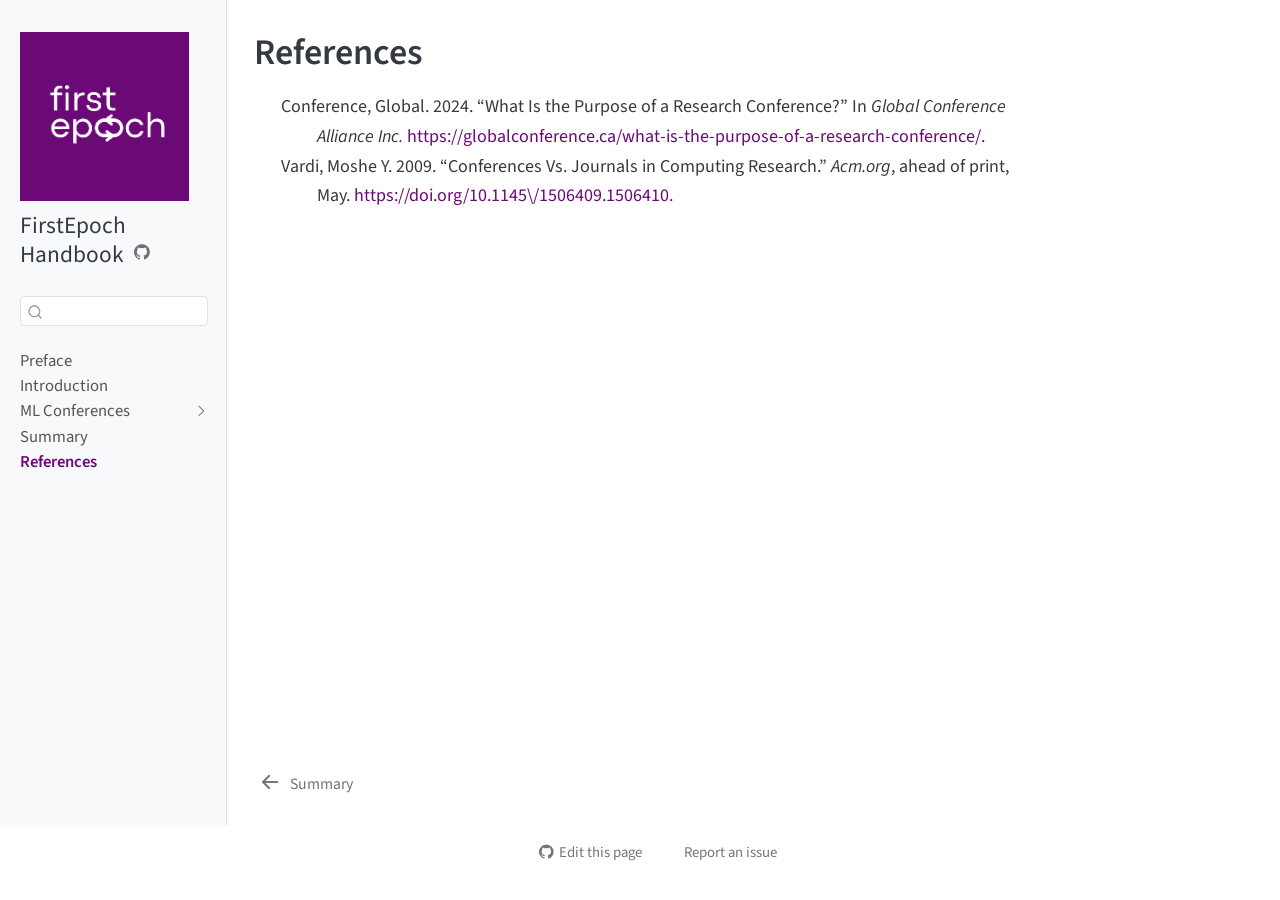
<file: references.html>
<!DOCTYPE html>
<html xmlns="http://www.w3.org/1999/xhtml" lang="en" xml:lang="en"><head>

<meta charset="utf-8">
<meta name="generator" content="quarto-1.10.18">

<meta name="viewport" content="width=device-width, initial-scale=1.0, user-scalable=yes">


<title>References – FirstEpoch Handbook</title>
<style>
/* Default styles provided by pandoc.
** See https://pandoc.org/MANUAL.html#variables-for-html for config info.
*/
span.smallcaps{font-variant: small-caps;}
div.columns{display: flex; gap: 1.5em;}
div.column{flex: auto;}
@media screen {
div.columns{gap: min(4vw, 1.5em);}
div.column{overflow-x: auto;}
}
div.hanging-indent{margin-left: 1.5em; text-indent: -1.5em;}
ul.task-list{list-style: none;}
ul.task-list li input[type="checkbox"] {
  width: 0.8em;
  margin: 0 0.8em 0.2em -1em; /* quarto-specific, see https://github.com/quarto-dev/quarto-cli/issues/4556 */ 
  vertical-align: middle;
}
/* CSS for citations */
div.csl-bib-body { }
div.csl-entry {
  clear: both;
}
.hanging-indent div.csl-entry {
  margin-left:2em;
  text-indent:-2em;
}
div.csl-left-margin {
  min-width:2em;
  float:left;
}
div.csl-right-inline {
  margin-left:2em;
  padding-left:1em;
}
div.csl-indent {
  margin-left: 2em;
}</style>


<script src="site_libs/quarto-nav/quarto-nav.js"></script>
<script src="site_libs/quarto-nav/headroom.min.js"></script>
<script src="site_libs/clipboard/clipboard.min.js"></script>
<script src="site_libs/quarto-search/autocomplete.umd.js"></script>
<script src="site_libs/quarto-search/fuse.min.js"></script>
<script src="site_libs/quarto-search/quarto-search.js"></script>
<meta name="quarto:offset" content="./">
<link href="./summary.html" rel="prev">
<link href="./assets/logo-square.png" rel="icon" type="image/png">
<script src="site_libs/quarto-html/quarto.js" type="module"></script>
<script src="site_libs/quarto-html/tabsets/tabsets.js" type="module"></script>
<script src="site_libs/quarto-html/popper.min.js"></script>
<script src="site_libs/quarto-html/tippy.umd.min.js"></script>
<script src="site_libs/quarto-html/anchor.min.js"></script>
<link href="site_libs/quarto-html/tippy.css" rel="stylesheet">
<link href="site_libs/quarto-html/quarto-syntax-highlighting-bb62276ab45c84d9efd712f51ff97b5a.css" rel="stylesheet" id="quarto-text-highlighting-styles">
<script src="site_libs/bootstrap/bootstrap.min.js"></script>
<link href="site_libs/bootstrap/bootstrap-icons.css" rel="stylesheet">
<link href="site_libs/bootstrap/bootstrap-c74688b8ca632473d0e859265b7ac08c.min.css" rel="stylesheet" append-hash="true" id="quarto-bootstrap" data-mode="light">
<script id="quarto-search-options" type="application/json">{
  "location": "sidebar",
  "copy-button": false,
  "collapse-after": 3,
  "panel-placement": "start",
  "type": "textbox",
  "limit": 50,
  "keyboard-shortcut": [
    "f",
    "/",
    "s"
  ],
  "show-item-context": false,
  "language": {
    "search-no-results-text": "No results",
    "search-matching-documents-text": "matching documents",
    "search-copy-link-title": "Copy link to search",
    "search-hide-matches-text": "Hide additional matches",
    "search-more-match-text": "more match in this document",
    "search-more-matches-text": "more matches in this document",
    "search-clear-button-title": "Clear",
    "search-text-placeholder": "",
    "search-detached-cancel-button-title": "Cancel",
    "search-submit-button-title": "Submit",
    "search-label": "Search"
  }
}</script>


</head>

<body class="nav-sidebar docked quarto-light">

<div id="quarto-search-results"></div>
  <header id="quarto-header" class="headroom fixed-top">
  <nav class="quarto-secondary-nav">
    <div class="container-fluid d-flex">
      <button type="button" class="quarto-btn-toggle btn" data-bs-toggle="collapse" role="button" data-bs-target=".quarto-sidebar-collapse-item" aria-controls="quarto-sidebar" aria-expanded="false" aria-label="Toggle sidebar navigation" onclick="if (window.quartoToggleHeadroom) { window.quartoToggleHeadroom(); }">
        <i class="bi bi-layout-text-sidebar-reverse"></i>
      </button>
        <nav class="quarto-page-breadcrumbs" aria-label="breadcrumb"><ol class="breadcrumb"><li class="breadcrumb-item"><a href="./references.html">References</a></li></ol></nav>
        <a class="flex-grow-1" role="navigation" data-bs-toggle="collapse" data-bs-target=".quarto-sidebar-collapse-item" aria-controls="quarto-sidebar" aria-expanded="false" aria-label="Toggle sidebar navigation" onclick="if (window.quartoToggleHeadroom) { window.quartoToggleHeadroom(); }">      
        </a>
      <button type="button" class="btn quarto-search-button" aria-label="Search" onclick="window.quartoOpenSearch();">
        <i class="bi bi-search"></i>
      </button>
    </div>
  </nav>
</header>
<!-- content -->
<div id="quarto-content" class="quarto-container page-columns page-rows-contents page-layout-article">
<!-- sidebar -->
  <nav id="quarto-sidebar" class="sidebar collapse collapse-horizontal quarto-sidebar-collapse-item sidebar-navigation docked overflow-auto">
    <div class="pt-lg-2 mt-2 text-left sidebar-header sidebar-header-stacked">
      <a href="./index.html" class="sidebar-logo-link">
      <img src="./assets/logo-square.png" alt="" class="sidebar-logo light-content py-0 d-lg-inline d-none">
      <img src="./assets/logo-square.png" alt="" class="sidebar-logo dark-content py-0 d-lg-inline d-none">
      </a>
    <div class="sidebar-title mb-0 py-0">
      <a href="./">FirstEpoch Handbook</a> 
        <div class="sidebar-tools-main">
    <a href="https://github.com/firstepoch/handbook" title="Source Code" class="quarto-navigation-tool px-1" aria-label="Source Code"><i class="bi bi-github"></i></a>
</div>
    </div>
      </div>
        <div class="mt-2 flex-shrink-0 align-items-center">
        <div class="sidebar-search">
        <div id="quarto-search" class="" title="Search"></div>
        </div>
        </div>
    <div class="sidebar-menu-container"> 
    <ul class="list-unstyled mt-1">
        <li class="sidebar-item">
  <div class="sidebar-item-container"> 
  <a href="./index.html" class="sidebar-item-text sidebar-link">
 <span class="menu-text">Preface</span></a>
  </div>
</li>
        <li class="sidebar-item">
  <div class="sidebar-item-container"> 
  <a href="./intro.html" class="sidebar-item-text sidebar-link"><span class="chapter-title">Introduction</span></a>
  </div>
</li>
        <li class="sidebar-item sidebar-item-section">
      <div class="sidebar-item-container"> 
            <a class="sidebar-item-text sidebar-link text-start collapsed" data-bs-toggle="collapse" data-bs-target="#quarto-sidebar-section-1" role="navigation" aria-expanded="false">
 <span class="menu-text">ML Conferences</span></a>
          <a class="sidebar-item-toggle text-start collapsed" data-bs-toggle="collapse" data-bs-target="#quarto-sidebar-section-1" role="navigation" aria-expanded="false" aria-label="Toggle section">
            <i class="bi bi-chevron-right ms-2"></i>
          </a> 
      </div>
      <ul id="quarto-sidebar-section-1" class="collapse list-unstyled sidebar-section depth1 ">  
          <li class="sidebar-item">
  <div class="sidebar-item-container"> 
  <a href="./ml-conferences/module-01.html" class="sidebar-item-text sidebar-link"><span class="chapter-title">Module 1 — An Introduction to AI Conferences</span></a>
  </div>
</li>
          <li class="sidebar-item">
  <div class="sidebar-item-container"> 
  <a href="./ml-conferences/module-02.html" class="sidebar-item-text sidebar-link"><span class="chapter-title">Module 2 — Choosing a Venue</span></a>
  </div>
</li>
          <li class="sidebar-item">
  <div class="sidebar-item-container"> 
  <a href="./ml-conferences/module-03.html" class="sidebar-item-text sidebar-link"><span class="chapter-title">Module 3 — Submission</span></a>
  </div>
</li>
      </ul>
  </li>
        <li class="sidebar-item">
  <div class="sidebar-item-container"> 
  <a href="./summary.html" class="sidebar-item-text sidebar-link"><span class="chapter-title">Summary</span></a>
  </div>
</li>
        <li class="sidebar-item">
  <div class="sidebar-item-container"> 
  <a href="./references.html" class="sidebar-item-text sidebar-link active">
 <span class="menu-text">References</span></a>
  </div>
</li>
    </ul>
    </div>
</nav>
<div id="quarto-sidebar-glass" class="quarto-sidebar-collapse-item" data-bs-toggle="collapse" data-bs-target=".quarto-sidebar-collapse-item"></div>
<!-- margin-sidebar -->
    <div id="quarto-margin-sidebar" class="sidebar margin-sidebar zindex-bottom">
        
    </div>
<!-- main -->
<main class="content" id="quarto-document-content">

<header id="title-block-header" class="quarto-title-block default">
<div class="quarto-title">
<h1 class="title">References</h1>
</div>



<div class="quarto-title-meta">

    
  
    
  </div>
  


</header>


<div id="refs" class="references csl-bib-body hanging-indent" role="list">
<div id="ref-global_conference_2024" class="csl-entry" role="listitem">
Conference, Global. 2024. <span>“What Is the Purpose of a Research
Conference?”</span> In <em>Global Conference Alliance Inc.</em> <a href="https://globalconference.ca/what-is-the-purpose-of-a-research-conference/">https://globalconference.ca/what-is-the-purpose-of-a-research-conference/</a>.
</div>
<div id="ref-vardi_2009" class="csl-entry" role="listitem">
Vardi, Moshe Y. 2009. <span>“Conferences Vs. Journals in Computing
Research.”</span> <em>Acm.org</em>, ahead of print, May. <a href="https://doi.org/10.1145\/1506409.1506410">https://doi.org/10.1145\/1506409.1506410</a>.
</div>
</div>



</main> <!-- /main -->
<script id="quarto-html-after-body" type="application/javascript">
  window.document.addEventListener("DOMContentLoaded", function (event) {
    const icon = "";
    const anchorJS = new window.AnchorJS();
    anchorJS.options = {
      placement: 'right',
      icon: icon
    };
    anchorJS.add('.anchored');
    const isCodeAnnotation = (el) => {
      for (const clz of el.classList) {
        if (clz.startsWith('code-annotation-')) {                     
          return true;
        }
      }
      return false;
    }
    const onCopySuccess = function(e) {
      // button target
      const button = e.trigger;
      // don't keep focus
      button.blur();
      // flash "checked"
      button.classList.add('code-copy-button-checked');
      var currentTitle = button.getAttribute("title");
      button.setAttribute("title", "Copied!");
      let tooltip;
      if (window.bootstrap) {
        button.setAttribute("data-bs-toggle", "tooltip");
        button.setAttribute("data-bs-placement", "left");
        button.setAttribute("data-bs-title", "Copied!");
        tooltip = new bootstrap.Tooltip(button, 
          { trigger: "manual", 
            customClass: "code-copy-button-tooltip",
            offset: [0, -8]});
        tooltip.show();    
      }
      setTimeout(function() {
        if (tooltip) {
          tooltip.hide();
          button.removeAttribute("data-bs-title");
          button.removeAttribute("data-bs-toggle");
          button.removeAttribute("data-bs-placement");
        }
        button.setAttribute("title", currentTitle);
        button.classList.remove('code-copy-button-checked');
      }, 1000);
      // clear code selection
      e.clearSelection();
    }
    const getTextToCopy = function(trigger) {
      const outerScaffold = trigger.parentElement.cloneNode(true);
      const codeEl = outerScaffold.querySelector('code');
      for (const childEl of codeEl.children) {
        if (isCodeAnnotation(childEl)) {
          childEl.remove();
        }
      }
      return codeEl.innerText;
    }
    const clipboard = new window.ClipboardJS('.code-copy-button:not([data-in-quarto-modal])', {
      text: getTextToCopy
    });
    clipboard.on('success', onCopySuccess);
    if (window.document.getElementById('quarto-embedded-source-code-modal')) {
      const clipboardModal = new window.ClipboardJS('.code-copy-button[data-in-quarto-modal]', {
        text: getTextToCopy,
        container: window.document.getElementById('quarto-embedded-source-code-modal')
      });
      clipboardModal.on('success', onCopySuccess);
    }
      var localhostRegex = new RegExp(/^(?:http|https):\/\/localhost\:?[0-9]*\//);
      var mailtoRegex = new RegExp(/^mailto:/);
        var filterRegex = new RegExp("https:\/\/firstepoch\.github\.io\/handbook\/");
      var isInternal = (href) => {
          return filterRegex.test(href) || localhostRegex.test(href) || mailtoRegex.test(href);
      }
      // Inspect non-navigation links and adorn them if external
     var links = window.document.querySelectorAll('a[href]:not(.nav-link):not(.navbar-brand):not(.toc-action):not(.sidebar-link):not(.sidebar-item-toggle):not(.pagination-link):not(.no-external):not([aria-hidden]):not(.dropdown-item):not(.quarto-navigation-tool):not(.about-link)');
      for (var i=0; i<links.length; i++) {
        const link = links[i];
        if (!isInternal(link.href)) {
          // undo the damage that might have been done by quarto-nav.js in the case of
          // links that we want to consider external
          if (link.dataset.originalHref !== undefined) {
            link.href = link.dataset.originalHref;
          }
        }
      }
    function tippyHover(el, contentFn, onTriggerFn, onUntriggerFn) {
      const config = {
        allowHTML: true,
        maxWidth: 500,
        delay: 100,
        arrow: false,
        appendTo: function(el) {
            return el.parentElement;
        },
        interactive: true,
        interactiveBorder: 10,
        theme: 'quarto',
        placement: 'bottom-start',
      };
      if (contentFn) {
        config.content = contentFn;
      }
      if (onTriggerFn) {
        config.onTrigger = onTriggerFn;
      }
      if (onUntriggerFn) {
        config.onUntrigger = onUntriggerFn;
      }
      window.tippy(el, config); 
    }
    const noterefs = window.document.querySelectorAll('a[role="doc-noteref"]');
    for (var i=0; i<noterefs.length; i++) {
      const ref = noterefs[i];
      tippyHover(ref, function() {
        // use id or data attribute instead here
        let href = ref.getAttribute('data-footnote-href') || ref.getAttribute('href');
        try { href = new URL(href).hash; } catch {}
        const id = href.replace(/^#\/?/, "");
        const note = window.document.getElementById(id);
        if (note) {
          return note.innerHTML;
        } else {
          return "";
        }
      });
    }
    const xrefs = window.document.querySelectorAll('a.quarto-xref');
    const processXRef = (id, note) => {
      // Strip column container classes
      const stripColumnClz = (el) => {
        el.classList.remove("page-full", "page-columns");
        if (el.children) {
          for (const child of el.children) {
            stripColumnClz(child);
          }
        }
      }
      stripColumnClz(note)
      if (id === null || id.startsWith('sec-')) {
        // Special case sections, only their first couple elements
        const container = document.createElement("div");
        if (note.children && note.children.length > 2) {
          container.appendChild(note.children[0].cloneNode(true));
          for (let i = 1; i < note.children.length; i++) {
            const child = note.children[i];
            if (child.tagName === "P" && child.innerText === "") {
              continue;
            } else {
              container.appendChild(child.cloneNode(true));
              break;
            }
          }
          if (window.Quarto?.typesetMath) {
            window.Quarto.typesetMath(container);
          }
          return container.innerHTML
        } else {
          if (window.Quarto?.typesetMath) {
            window.Quarto.typesetMath(note);
          }
          return note.innerHTML;
        }
      } else {
        // Remove any anchor links if they are present
        const anchorLink = note.querySelector('a.anchorjs-link');
        if (anchorLink) {
          anchorLink.remove();
        }
        if (window.Quarto?.typesetMath) {
          window.Quarto.typesetMath(note);
        }
        if (note.classList.contains("callout")) {
          return note.outerHTML;
        } else {
          return note.innerHTML;
        }
      }
    }
    for (var i=0; i<xrefs.length; i++) {
      const xref = xrefs[i];
      tippyHover(xref, undefined, function(instance) {
        instance.disable();
        let url = xref.getAttribute('href');
        let hash = undefined; 
        if (url.startsWith('#')) {
          hash = url;
        } else {
          try { hash = new URL(url).hash; } catch {}
        }
        if (hash) {
          const id = hash.replace(/^#\/?/, "");
          const note = window.document.getElementById(id);
          if (note !== null) {
            try {
              const html = processXRef(id, note.cloneNode(true));
              instance.setContent(html);
            } finally {
              instance.enable();
              instance.show();
            }
          } else {
            // See if we can fetch this
            fetch(url.split('#')[0])
            .then(res => res.text())
            .then(html => {
              const parser = new DOMParser();
              const htmlDoc = parser.parseFromString(html, "text/html");
              const note = htmlDoc.getElementById(id);
              if (note !== null) {
                const html = processXRef(id, note);
                instance.setContent(html);
              } 
            }).finally(() => {
              instance.enable();
              instance.show();
            });
          }
        } else {
          // See if we can fetch a full url (with no hash to target)
          // This is a special case and we should probably do some content thinning / targeting
          fetch(url)
          .then(res => res.text())
          .then(html => {
            const parser = new DOMParser();
            const htmlDoc = parser.parseFromString(html, "text/html");
            const note = htmlDoc.querySelector('main.content');
            if (note !== null) {
              // This should only happen for chapter cross references
              // (since there is no id in the URL)
              // remove the first header
              if (note.children.length > 0 && note.children[0].tagName === "HEADER") {
                note.children[0].remove();
              }
              const html = processXRef(null, note);
              instance.setContent(html);
            } 
          }).finally(() => {
            instance.enable();
            instance.show();
          });
        }
      }, function(instance) {
      });
    }
        let selectedAnnoteEl;
        const selectorForAnnotation = ( cell, annotation) => {
          let cellAttr = 'data-code-cell="' + cell + '"';
          let lineAttr = 'data-code-annotation="' +  annotation + '"';
          const selector = 'span[' + cellAttr + '][' + lineAttr + ']';
          return selector;
        }
        const selectCodeLines = (annoteEl) => {
          const doc = window.document;
          const targetCell = annoteEl.getAttribute("data-target-cell");
          const targetAnnotation = annoteEl.getAttribute("data-target-annotation");
          const annoteSpan = window.document.querySelector(selectorForAnnotation(targetCell, targetAnnotation));
          const lines = annoteSpan.getAttribute("data-code-lines").split(",");
          const lineIds = lines.map((line) => {
            return targetCell + "-" + line;
          })
          let top = null;
          let height = null;
          let parent = null;
          if (lineIds.length > 0) {
              //compute the position of the single el (top and bottom and make a div)
              const el = window.document.getElementById(lineIds[0]);
              top = el.offsetTop;
              height = el.offsetHeight;
              parent = el.parentElement.parentElement;
            if (lineIds.length > 1) {
              const lastEl = window.document.getElementById(lineIds[lineIds.length - 1]);
              const bottom = lastEl.offsetTop + lastEl.offsetHeight;
              height = bottom - top;
            }
            if (top !== null && height !== null && parent !== null) {
              // cook up a div (if necessary) and position it 
              let div = window.document.getElementById("code-annotation-line-highlight");
              if (div === null) {
                div = window.document.createElement("div");
                div.setAttribute("id", "code-annotation-line-highlight");
                div.style.position = 'absolute';
                parent.appendChild(div);
              }
              div.style.top = top - 2 + "px";
              div.style.height = height + 4 + "px";
              div.style.left = 0;
              let gutterDiv = window.document.getElementById("code-annotation-line-highlight-gutter");
              if (gutterDiv === null) {
                gutterDiv = window.document.createElement("div");
                gutterDiv.setAttribute("id", "code-annotation-line-highlight-gutter");
                gutterDiv.style.position = 'absolute';
                const codeCell = window.document.getElementById(targetCell);
                const gutter = codeCell.querySelector('.code-annotation-gutter');
                gutter.appendChild(gutterDiv);
              }
              gutterDiv.style.top = top - 2 + "px";
              gutterDiv.style.height = height + 4 + "px";
            }
            selectedAnnoteEl = annoteEl;
          }
        };
        const unselectCodeLines = () => {
          const elementsIds = ["code-annotation-line-highlight", "code-annotation-line-highlight-gutter"];
          elementsIds.forEach((elId) => {
            const div = window.document.getElementById(elId);
            if (div) {
              div.remove();
            }
          });
          selectedAnnoteEl = undefined;
        };
          // Handle positioning of the toggle
      window.addEventListener(
        "resize",
        throttle(() => {
          elRect = undefined;
          if (selectedAnnoteEl) {
            selectCodeLines(selectedAnnoteEl);
          }
        }, 10)
      );
      function throttle(fn, ms) {
      let throttle = false;
      let timer;
        return (...args) => {
          if(!throttle) { // first call gets through
              fn.apply(this, args);
              throttle = true;
          } else { // all the others get throttled
              if(timer) clearTimeout(timer); // cancel #2
              timer = setTimeout(() => {
                fn.apply(this, args);
                timer = throttle = false;
              }, ms);
          }
        };
      }
        // Attach click handler to the DT
        const annoteDls = window.document.querySelectorAll('dt[data-target-cell]');
        for (const annoteDlNode of annoteDls) {
          annoteDlNode.addEventListener('click', (event) => {
            const clickedEl = event.target;
            if (clickedEl !== selectedAnnoteEl) {
              unselectCodeLines();
              const activeEl = window.document.querySelector('dt[data-target-cell].code-annotation-active');
              if (activeEl) {
                activeEl.classList.remove('code-annotation-active');
              }
              selectCodeLines(clickedEl);
              clickedEl.classList.add('code-annotation-active');
            } else {
              // Unselect the line
              unselectCodeLines();
              clickedEl.classList.remove('code-annotation-active');
            }
          });
        }
    const findCites = (el) => {
      const parentEl = el.parentElement;
      if (parentEl) {
        const cites = parentEl.dataset.cites;
        if (cites) {
          return {
            el,
            cites: cites.split(' ')
          };
        } else {
          return findCites(el.parentElement)
        }
      } else {
        return undefined;
      }
    };
    var bibliorefs = window.document.querySelectorAll('a[role="doc-biblioref"]');
    for (var i=0; i<bibliorefs.length; i++) {
      const ref = bibliorefs[i];
      const citeInfo = findCites(ref);
      if (citeInfo) {
        tippyHover(citeInfo.el, function() {
          var popup = window.document.createElement('div');
          citeInfo.cites.forEach(function(cite) {
            var citeDiv = window.document.createElement('div');
            citeDiv.classList.add('hanging-indent');
            citeDiv.classList.add('csl-entry');
            var biblioDiv = window.document.getElementById('ref-' + cite);
            if (biblioDiv) {
              citeDiv.innerHTML = biblioDiv.innerHTML;
            }
            popup.appendChild(citeDiv);
          });
          return popup.innerHTML;
        });
      }
    }
  });
  </script>
<nav class="page-navigation">
  <div class="nav-page nav-page-previous">
      <a href="./summary.html" class="pagination-link" aria-label="Summary">
        <i class="bi bi-arrow-left-short"></i> <span class="nav-page-text"><span class="chapter-title">Summary</span></span>
      </a>          
  </div>
  <div class="nav-page nav-page-next">
  </div>
</nav>
</div> <!-- /content -->




<footer class="footer"><div class="nav-footer"><div class="nav-footer-center"><div class="toc-actions"><ul><li><a href="https://github.com/firstepoch/handbook/edit/main/references.qmd" class="toc-action"><i class="bi bi-github"></i>Edit this page</a></li><li><a href="https://github.com/firstepoch/handbook/issues/new" class="toc-action"><i class="bi empty"></i>Report an issue</a></li></ul></div></div></div></footer></body></html>
</file>
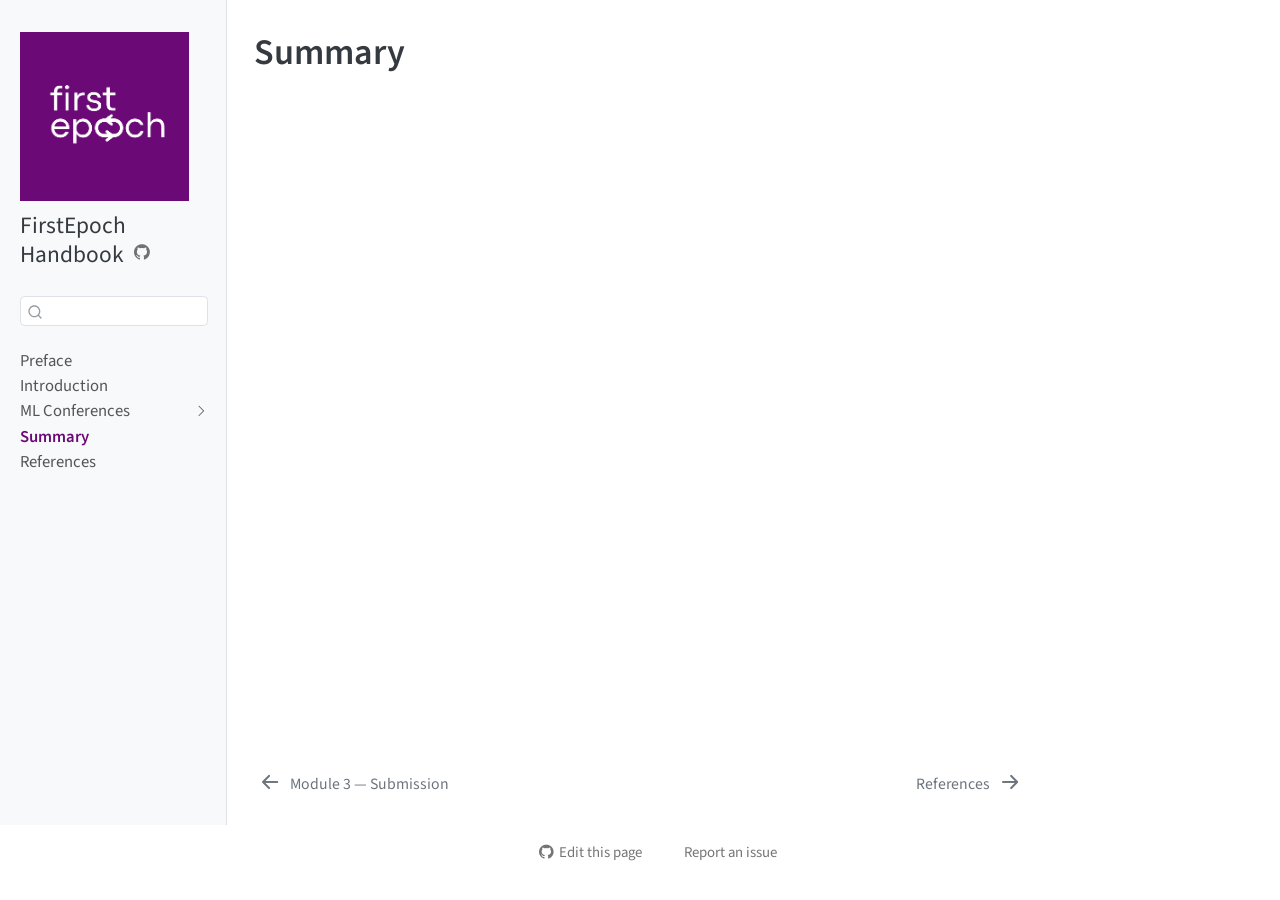
<file: summary.html>
<!DOCTYPE html>
<html xmlns="http://www.w3.org/1999/xhtml" lang="en" xml:lang="en"><head>

<meta charset="utf-8">
<meta name="generator" content="quarto-1.10.18">

<meta name="viewport" content="width=device-width, initial-scale=1.0, user-scalable=yes">


<title>Summary – FirstEpoch Handbook</title>
<style>
/* Default styles provided by pandoc.
** See https://pandoc.org/MANUAL.html#variables-for-html for config info.
*/
span.smallcaps{font-variant: small-caps;}
div.columns{display: flex; gap: 1.5em;}
div.column{flex: auto;}
@media screen {
div.columns{gap: min(4vw, 1.5em);}
div.column{overflow-x: auto;}
}
div.hanging-indent{margin-left: 1.5em; text-indent: -1.5em;}
ul.task-list{list-style: none;}
ul.task-list li input[type="checkbox"] {
  width: 0.8em;
  margin: 0 0.8em 0.2em -1em; /* quarto-specific, see https://github.com/quarto-dev/quarto-cli/issues/4556 */ 
  vertical-align: middle;
}
</style>


<script src="site_libs/quarto-nav/quarto-nav.js"></script>
<script src="site_libs/quarto-nav/headroom.min.js"></script>
<script src="site_libs/clipboard/clipboard.min.js"></script>
<script src="site_libs/quarto-search/autocomplete.umd.js"></script>
<script src="site_libs/quarto-search/fuse.min.js"></script>
<script src="site_libs/quarto-search/quarto-search.js"></script>
<meta name="quarto:offset" content="./">
<link href="./references.html" rel="next">
<link href="./ml-conferences/module-03.html" rel="prev">
<link href="./assets/logo-square.png" rel="icon" type="image/png">
<script src="site_libs/quarto-html/quarto.js" type="module"></script>
<script src="site_libs/quarto-html/tabsets/tabsets.js" type="module"></script>
<script src="site_libs/quarto-html/popper.min.js"></script>
<script src="site_libs/quarto-html/tippy.umd.min.js"></script>
<script src="site_libs/quarto-html/anchor.min.js"></script>
<link href="site_libs/quarto-html/tippy.css" rel="stylesheet">
<link href="site_libs/quarto-html/quarto-syntax-highlighting-bb62276ab45c84d9efd712f51ff97b5a.css" rel="stylesheet" id="quarto-text-highlighting-styles">
<script src="site_libs/bootstrap/bootstrap.min.js"></script>
<link href="site_libs/bootstrap/bootstrap-icons.css" rel="stylesheet">
<link href="site_libs/bootstrap/bootstrap-c74688b8ca632473d0e859265b7ac08c.min.css" rel="stylesheet" append-hash="true" id="quarto-bootstrap" data-mode="light">
<script id="quarto-search-options" type="application/json">{
  "location": "sidebar",
  "copy-button": false,
  "collapse-after": 3,
  "panel-placement": "start",
  "type": "textbox",
  "limit": 50,
  "keyboard-shortcut": [
    "f",
    "/",
    "s"
  ],
  "show-item-context": false,
  "language": {
    "search-no-results-text": "No results",
    "search-matching-documents-text": "matching documents",
    "search-copy-link-title": "Copy link to search",
    "search-hide-matches-text": "Hide additional matches",
    "search-more-match-text": "more match in this document",
    "search-more-matches-text": "more matches in this document",
    "search-clear-button-title": "Clear",
    "search-text-placeholder": "",
    "search-detached-cancel-button-title": "Cancel",
    "search-submit-button-title": "Submit",
    "search-label": "Search"
  }
}</script>


</head>

<body class="nav-sidebar docked quarto-light">

<div id="quarto-search-results"></div>
  <header id="quarto-header" class="headroom fixed-top">
  <nav class="quarto-secondary-nav">
    <div class="container-fluid d-flex">
      <button type="button" class="quarto-btn-toggle btn" data-bs-toggle="collapse" role="button" data-bs-target=".quarto-sidebar-collapse-item" aria-controls="quarto-sidebar" aria-expanded="false" aria-label="Toggle sidebar navigation" onclick="if (window.quartoToggleHeadroom) { window.quartoToggleHeadroom(); }">
        <i class="bi bi-layout-text-sidebar-reverse"></i>
      </button>
        <nav class="quarto-page-breadcrumbs" aria-label="breadcrumb"><ol class="breadcrumb"><li class="breadcrumb-item"><a href="./summary.html"><span class="chapter-title">Summary</span></a></li></ol></nav>
        <a class="flex-grow-1" role="navigation" data-bs-toggle="collapse" data-bs-target=".quarto-sidebar-collapse-item" aria-controls="quarto-sidebar" aria-expanded="false" aria-label="Toggle sidebar navigation" onclick="if (window.quartoToggleHeadroom) { window.quartoToggleHeadroom(); }">      
        </a>
      <button type="button" class="btn quarto-search-button" aria-label="Search" onclick="window.quartoOpenSearch();">
        <i class="bi bi-search"></i>
      </button>
    </div>
  </nav>
</header>
<!-- content -->
<div id="quarto-content" class="quarto-container page-columns page-rows-contents page-layout-article">
<!-- sidebar -->
  <nav id="quarto-sidebar" class="sidebar collapse collapse-horizontal quarto-sidebar-collapse-item sidebar-navigation docked overflow-auto">
    <div class="pt-lg-2 mt-2 text-left sidebar-header sidebar-header-stacked">
      <a href="./index.html" class="sidebar-logo-link">
      <img src="./assets/logo-square.png" alt="" class="sidebar-logo light-content py-0 d-lg-inline d-none">
      <img src="./assets/logo-square.png" alt="" class="sidebar-logo dark-content py-0 d-lg-inline d-none">
      </a>
    <div class="sidebar-title mb-0 py-0">
      <a href="./">FirstEpoch Handbook</a> 
        <div class="sidebar-tools-main">
    <a href="https://github.com/firstepoch/handbook" title="Source Code" class="quarto-navigation-tool px-1" aria-label="Source Code"><i class="bi bi-github"></i></a>
</div>
    </div>
      </div>
        <div class="mt-2 flex-shrink-0 align-items-center">
        <div class="sidebar-search">
        <div id="quarto-search" class="" title="Search"></div>
        </div>
        </div>
    <div class="sidebar-menu-container"> 
    <ul class="list-unstyled mt-1">
        <li class="sidebar-item">
  <div class="sidebar-item-container"> 
  <a href="./index.html" class="sidebar-item-text sidebar-link">
 <span class="menu-text">Preface</span></a>
  </div>
</li>
        <li class="sidebar-item">
  <div class="sidebar-item-container"> 
  <a href="./intro.html" class="sidebar-item-text sidebar-link"><span class="chapter-title">Introduction</span></a>
  </div>
</li>
        <li class="sidebar-item sidebar-item-section">
      <div class="sidebar-item-container"> 
            <a class="sidebar-item-text sidebar-link text-start collapsed" data-bs-toggle="collapse" data-bs-target="#quarto-sidebar-section-1" role="navigation" aria-expanded="false">
 <span class="menu-text">ML Conferences</span></a>
          <a class="sidebar-item-toggle text-start collapsed" data-bs-toggle="collapse" data-bs-target="#quarto-sidebar-section-1" role="navigation" aria-expanded="false" aria-label="Toggle section">
            <i class="bi bi-chevron-right ms-2"></i>
          </a> 
      </div>
      <ul id="quarto-sidebar-section-1" class="collapse list-unstyled sidebar-section depth1 ">  
          <li class="sidebar-item">
  <div class="sidebar-item-container"> 
  <a href="./ml-conferences/module-01.html" class="sidebar-item-text sidebar-link"><span class="chapter-title">Module 1 — An Introduction to AI Conferences</span></a>
  </div>
</li>
          <li class="sidebar-item">
  <div class="sidebar-item-container"> 
  <a href="./ml-conferences/module-02.html" class="sidebar-item-text sidebar-link"><span class="chapter-title">Module 2 — Choosing a Venue</span></a>
  </div>
</li>
          <li class="sidebar-item">
  <div class="sidebar-item-container"> 
  <a href="./ml-conferences/module-03.html" class="sidebar-item-text sidebar-link"><span class="chapter-title">Module 3 — Submission</span></a>
  </div>
</li>
      </ul>
  </li>
        <li class="sidebar-item">
  <div class="sidebar-item-container"> 
  <a href="./summary.html" class="sidebar-item-text sidebar-link active"><span class="chapter-title">Summary</span></a>
  </div>
</li>
        <li class="sidebar-item">
  <div class="sidebar-item-container"> 
  <a href="./references.html" class="sidebar-item-text sidebar-link">
 <span class="menu-text">References</span></a>
  </div>
</li>
    </ul>
    </div>
</nav>
<div id="quarto-sidebar-glass" class="quarto-sidebar-collapse-item" data-bs-toggle="collapse" data-bs-target=".quarto-sidebar-collapse-item"></div>
<!-- margin-sidebar -->
    <div id="quarto-margin-sidebar" class="sidebar margin-sidebar zindex-bottom">
        
    </div>
<!-- main -->
<main class="content" id="quarto-document-content">

<header id="title-block-header" class="quarto-title-block default">
<div class="quarto-title">
<h1 class="title"><span class="chapter-title">Summary</span></h1>
</div>



<div class="quarto-title-meta">

    
  
    
  </div>
  


</header>





</main> <!-- /main -->
<script id="quarto-html-after-body" type="application/javascript">
  window.document.addEventListener("DOMContentLoaded", function (event) {
    const icon = "";
    const anchorJS = new window.AnchorJS();
    anchorJS.options = {
      placement: 'right',
      icon: icon
    };
    anchorJS.add('.anchored');
    const isCodeAnnotation = (el) => {
      for (const clz of el.classList) {
        if (clz.startsWith('code-annotation-')) {                     
          return true;
        }
      }
      return false;
    }
    const onCopySuccess = function(e) {
      // button target
      const button = e.trigger;
      // don't keep focus
      button.blur();
      // flash "checked"
      button.classList.add('code-copy-button-checked');
      var currentTitle = button.getAttribute("title");
      button.setAttribute("title", "Copied!");
      let tooltip;
      if (window.bootstrap) {
        button.setAttribute("data-bs-toggle", "tooltip");
        button.setAttribute("data-bs-placement", "left");
        button.setAttribute("data-bs-title", "Copied!");
        tooltip = new bootstrap.Tooltip(button, 
          { trigger: "manual", 
            customClass: "code-copy-button-tooltip",
            offset: [0, -8]});
        tooltip.show();    
      }
      setTimeout(function() {
        if (tooltip) {
          tooltip.hide();
          button.removeAttribute("data-bs-title");
          button.removeAttribute("data-bs-toggle");
          button.removeAttribute("data-bs-placement");
        }
        button.setAttribute("title", currentTitle);
        button.classList.remove('code-copy-button-checked');
      }, 1000);
      // clear code selection
      e.clearSelection();
    }
    const getTextToCopy = function(trigger) {
      const outerScaffold = trigger.parentElement.cloneNode(true);
      const codeEl = outerScaffold.querySelector('code');
      for (const childEl of codeEl.children) {
        if (isCodeAnnotation(childEl)) {
          childEl.remove();
        }
      }
      return codeEl.innerText;
    }
    const clipboard = new window.ClipboardJS('.code-copy-button:not([data-in-quarto-modal])', {
      text: getTextToCopy
    });
    clipboard.on('success', onCopySuccess);
    if (window.document.getElementById('quarto-embedded-source-code-modal')) {
      const clipboardModal = new window.ClipboardJS('.code-copy-button[data-in-quarto-modal]', {
        text: getTextToCopy,
        container: window.document.getElementById('quarto-embedded-source-code-modal')
      });
      clipboardModal.on('success', onCopySuccess);
    }
      var localhostRegex = new RegExp(/^(?:http|https):\/\/localhost\:?[0-9]*\//);
      var mailtoRegex = new RegExp(/^mailto:/);
        var filterRegex = new RegExp("https:\/\/firstepoch\.github\.io\/handbook\/");
      var isInternal = (href) => {
          return filterRegex.test(href) || localhostRegex.test(href) || mailtoRegex.test(href);
      }
      // Inspect non-navigation links and adorn them if external
     var links = window.document.querySelectorAll('a[href]:not(.nav-link):not(.navbar-brand):not(.toc-action):not(.sidebar-link):not(.sidebar-item-toggle):not(.pagination-link):not(.no-external):not([aria-hidden]):not(.dropdown-item):not(.quarto-navigation-tool):not(.about-link)');
      for (var i=0; i<links.length; i++) {
        const link = links[i];
        if (!isInternal(link.href)) {
          // undo the damage that might have been done by quarto-nav.js in the case of
          // links that we want to consider external
          if (link.dataset.originalHref !== undefined) {
            link.href = link.dataset.originalHref;
          }
        }
      }
    function tippyHover(el, contentFn, onTriggerFn, onUntriggerFn) {
      const config = {
        allowHTML: true,
        maxWidth: 500,
        delay: 100,
        arrow: false,
        appendTo: function(el) {
            return el.parentElement;
        },
        interactive: true,
        interactiveBorder: 10,
        theme: 'quarto',
        placement: 'bottom-start',
      };
      if (contentFn) {
        config.content = contentFn;
      }
      if (onTriggerFn) {
        config.onTrigger = onTriggerFn;
      }
      if (onUntriggerFn) {
        config.onUntrigger = onUntriggerFn;
      }
      window.tippy(el, config); 
    }
    const noterefs = window.document.querySelectorAll('a[role="doc-noteref"]');
    for (var i=0; i<noterefs.length; i++) {
      const ref = noterefs[i];
      tippyHover(ref, function() {
        // use id or data attribute instead here
        let href = ref.getAttribute('data-footnote-href') || ref.getAttribute('href');
        try { href = new URL(href).hash; } catch {}
        const id = href.replace(/^#\/?/, "");
        const note = window.document.getElementById(id);
        if (note) {
          return note.innerHTML;
        } else {
          return "";
        }
      });
    }
    const xrefs = window.document.querySelectorAll('a.quarto-xref');
    const processXRef = (id, note) => {
      // Strip column container classes
      const stripColumnClz = (el) => {
        el.classList.remove("page-full", "page-columns");
        if (el.children) {
          for (const child of el.children) {
            stripColumnClz(child);
          }
        }
      }
      stripColumnClz(note)
      if (id === null || id.startsWith('sec-')) {
        // Special case sections, only their first couple elements
        const container = document.createElement("div");
        if (note.children && note.children.length > 2) {
          container.appendChild(note.children[0].cloneNode(true));
          for (let i = 1; i < note.children.length; i++) {
            const child = note.children[i];
            if (child.tagName === "P" && child.innerText === "") {
              continue;
            } else {
              container.appendChild(child.cloneNode(true));
              break;
            }
          }
          if (window.Quarto?.typesetMath) {
            window.Quarto.typesetMath(container);
          }
          return container.innerHTML
        } else {
          if (window.Quarto?.typesetMath) {
            window.Quarto.typesetMath(note);
          }
          return note.innerHTML;
        }
      } else {
        // Remove any anchor links if they are present
        const anchorLink = note.querySelector('a.anchorjs-link');
        if (anchorLink) {
          anchorLink.remove();
        }
        if (window.Quarto?.typesetMath) {
          window.Quarto.typesetMath(note);
        }
        if (note.classList.contains("callout")) {
          return note.outerHTML;
        } else {
          return note.innerHTML;
        }
      }
    }
    for (var i=0; i<xrefs.length; i++) {
      const xref = xrefs[i];
      tippyHover(xref, undefined, function(instance) {
        instance.disable();
        let url = xref.getAttribute('href');
        let hash = undefined; 
        if (url.startsWith('#')) {
          hash = url;
        } else {
          try { hash = new URL(url).hash; } catch {}
        }
        if (hash) {
          const id = hash.replace(/^#\/?/, "");
          const note = window.document.getElementById(id);
          if (note !== null) {
            try {
              const html = processXRef(id, note.cloneNode(true));
              instance.setContent(html);
            } finally {
              instance.enable();
              instance.show();
            }
          } else {
            // See if we can fetch this
            fetch(url.split('#')[0])
            .then(res => res.text())
            .then(html => {
              const parser = new DOMParser();
              const htmlDoc = parser.parseFromString(html, "text/html");
              const note = htmlDoc.getElementById(id);
              if (note !== null) {
                const html = processXRef(id, note);
                instance.setContent(html);
              } 
            }).finally(() => {
              instance.enable();
              instance.show();
            });
          }
        } else {
          // See if we can fetch a full url (with no hash to target)
          // This is a special case and we should probably do some content thinning / targeting
          fetch(url)
          .then(res => res.text())
          .then(html => {
            const parser = new DOMParser();
            const htmlDoc = parser.parseFromString(html, "text/html");
            const note = htmlDoc.querySelector('main.content');
            if (note !== null) {
              // This should only happen for chapter cross references
              // (since there is no id in the URL)
              // remove the first header
              if (note.children.length > 0 && note.children[0].tagName === "HEADER") {
                note.children[0].remove();
              }
              const html = processXRef(null, note);
              instance.setContent(html);
            } 
          }).finally(() => {
            instance.enable();
            instance.show();
          });
        }
      }, function(instance) {
      });
    }
        let selectedAnnoteEl;
        const selectorForAnnotation = ( cell, annotation) => {
          let cellAttr = 'data-code-cell="' + cell + '"';
          let lineAttr = 'data-code-annotation="' +  annotation + '"';
          const selector = 'span[' + cellAttr + '][' + lineAttr + ']';
          return selector;
        }
        const selectCodeLines = (annoteEl) => {
          const doc = window.document;
          const targetCell = annoteEl.getAttribute("data-target-cell");
          const targetAnnotation = annoteEl.getAttribute("data-target-annotation");
          const annoteSpan = window.document.querySelector(selectorForAnnotation(targetCell, targetAnnotation));
          const lines = annoteSpan.getAttribute("data-code-lines").split(",");
          const lineIds = lines.map((line) => {
            return targetCell + "-" + line;
          })
          let top = null;
          let height = null;
          let parent = null;
          if (lineIds.length > 0) {
              //compute the position of the single el (top and bottom and make a div)
              const el = window.document.getElementById(lineIds[0]);
              top = el.offsetTop;
              height = el.offsetHeight;
              parent = el.parentElement.parentElement;
            if (lineIds.length > 1) {
              const lastEl = window.document.getElementById(lineIds[lineIds.length - 1]);
              const bottom = lastEl.offsetTop + lastEl.offsetHeight;
              height = bottom - top;
            }
            if (top !== null && height !== null && parent !== null) {
              // cook up a div (if necessary) and position it 
              let div = window.document.getElementById("code-annotation-line-highlight");
              if (div === null) {
                div = window.document.createElement("div");
                div.setAttribute("id", "code-annotation-line-highlight");
                div.style.position = 'absolute';
                parent.appendChild(div);
              }
              div.style.top = top - 2 + "px";
              div.style.height = height + 4 + "px";
              div.style.left = 0;
              let gutterDiv = window.document.getElementById("code-annotation-line-highlight-gutter");
              if (gutterDiv === null) {
                gutterDiv = window.document.createElement("div");
                gutterDiv.setAttribute("id", "code-annotation-line-highlight-gutter");
                gutterDiv.style.position = 'absolute';
                const codeCell = window.document.getElementById(targetCell);
                const gutter = codeCell.querySelector('.code-annotation-gutter');
                gutter.appendChild(gutterDiv);
              }
              gutterDiv.style.top = top - 2 + "px";
              gutterDiv.style.height = height + 4 + "px";
            }
            selectedAnnoteEl = annoteEl;
          }
        };
        const unselectCodeLines = () => {
          const elementsIds = ["code-annotation-line-highlight", "code-annotation-line-highlight-gutter"];
          elementsIds.forEach((elId) => {
            const div = window.document.getElementById(elId);
            if (div) {
              div.remove();
            }
          });
          selectedAnnoteEl = undefined;
        };
          // Handle positioning of the toggle
      window.addEventListener(
        "resize",
        throttle(() => {
          elRect = undefined;
          if (selectedAnnoteEl) {
            selectCodeLines(selectedAnnoteEl);
          }
        }, 10)
      );
      function throttle(fn, ms) {
      let throttle = false;
      let timer;
        return (...args) => {
          if(!throttle) { // first call gets through
              fn.apply(this, args);
              throttle = true;
          } else { // all the others get throttled
              if(timer) clearTimeout(timer); // cancel #2
              timer = setTimeout(() => {
                fn.apply(this, args);
                timer = throttle = false;
              }, ms);
          }
        };
      }
        // Attach click handler to the DT
        const annoteDls = window.document.querySelectorAll('dt[data-target-cell]');
        for (const annoteDlNode of annoteDls) {
          annoteDlNode.addEventListener('click', (event) => {
            const clickedEl = event.target;
            if (clickedEl !== selectedAnnoteEl) {
              unselectCodeLines();
              const activeEl = window.document.querySelector('dt[data-target-cell].code-annotation-active');
              if (activeEl) {
                activeEl.classList.remove('code-annotation-active');
              }
              selectCodeLines(clickedEl);
              clickedEl.classList.add('code-annotation-active');
            } else {
              // Unselect the line
              unselectCodeLines();
              clickedEl.classList.remove('code-annotation-active');
            }
          });
        }
    const findCites = (el) => {
      const parentEl = el.parentElement;
      if (parentEl) {
        const cites = parentEl.dataset.cites;
        if (cites) {
          return {
            el,
            cites: cites.split(' ')
          };
        } else {
          return findCites(el.parentElement)
        }
      } else {
        return undefined;
      }
    };
    var bibliorefs = window.document.querySelectorAll('a[role="doc-biblioref"]');
    for (var i=0; i<bibliorefs.length; i++) {
      const ref = bibliorefs[i];
      const citeInfo = findCites(ref);
      if (citeInfo) {
        tippyHover(citeInfo.el, function() {
          var popup = window.document.createElement('div');
          citeInfo.cites.forEach(function(cite) {
            var citeDiv = window.document.createElement('div');
            citeDiv.classList.add('hanging-indent');
            citeDiv.classList.add('csl-entry');
            var biblioDiv = window.document.getElementById('ref-' + cite);
            if (biblioDiv) {
              citeDiv.innerHTML = biblioDiv.innerHTML;
            }
            popup.appendChild(citeDiv);
          });
          return popup.innerHTML;
        });
      }
    }
  });
  </script>
<nav class="page-navigation">
  <div class="nav-page nav-page-previous">
      <a href="./ml-conferences/module-03.html" class="pagination-link" aria-label="Module 3 — Submission">
        <i class="bi bi-arrow-left-short"></i> <span class="nav-page-text"><span class="chapter-title">Module 3 — Submission</span></span>
      </a>          
  </div>
  <div class="nav-page nav-page-next">
      <a href="./references.html" class="pagination-link" aria-label="References">
        <span class="nav-page-text">References</span> <i class="bi bi-arrow-right-short"></i>
      </a>
  </div>
</nav>
</div> <!-- /content -->




<footer class="footer"><div class="nav-footer"><div class="nav-footer-center"><div class="toc-actions"><ul><li><a href="https://github.com/firstepoch/handbook/edit/main/summary.qmd" class="toc-action"><i class="bi bi-github"></i>Edit this page</a></li><li><a href="https://github.com/firstepoch/handbook/issues/new" class="toc-action"><i class="bi empty"></i>Report an issue</a></li></ul></div></div></div></footer></body></html>
</file>
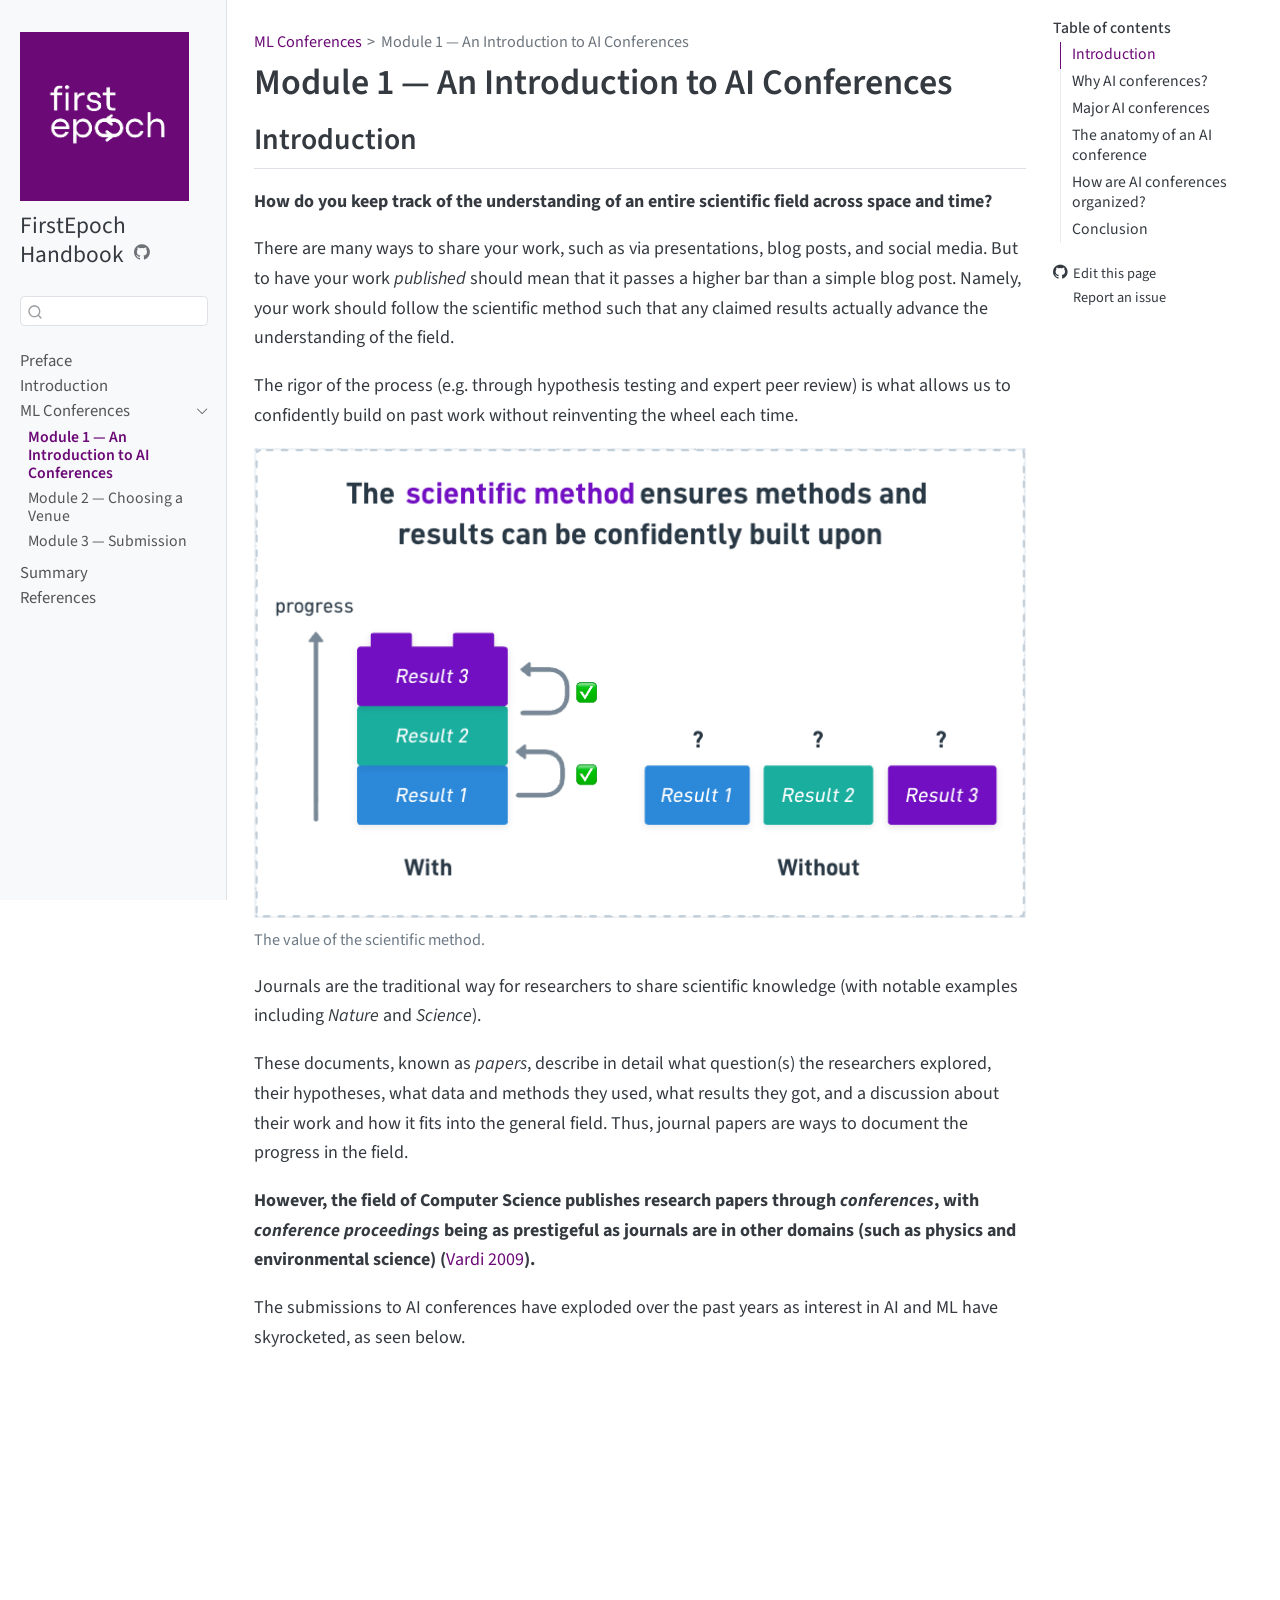
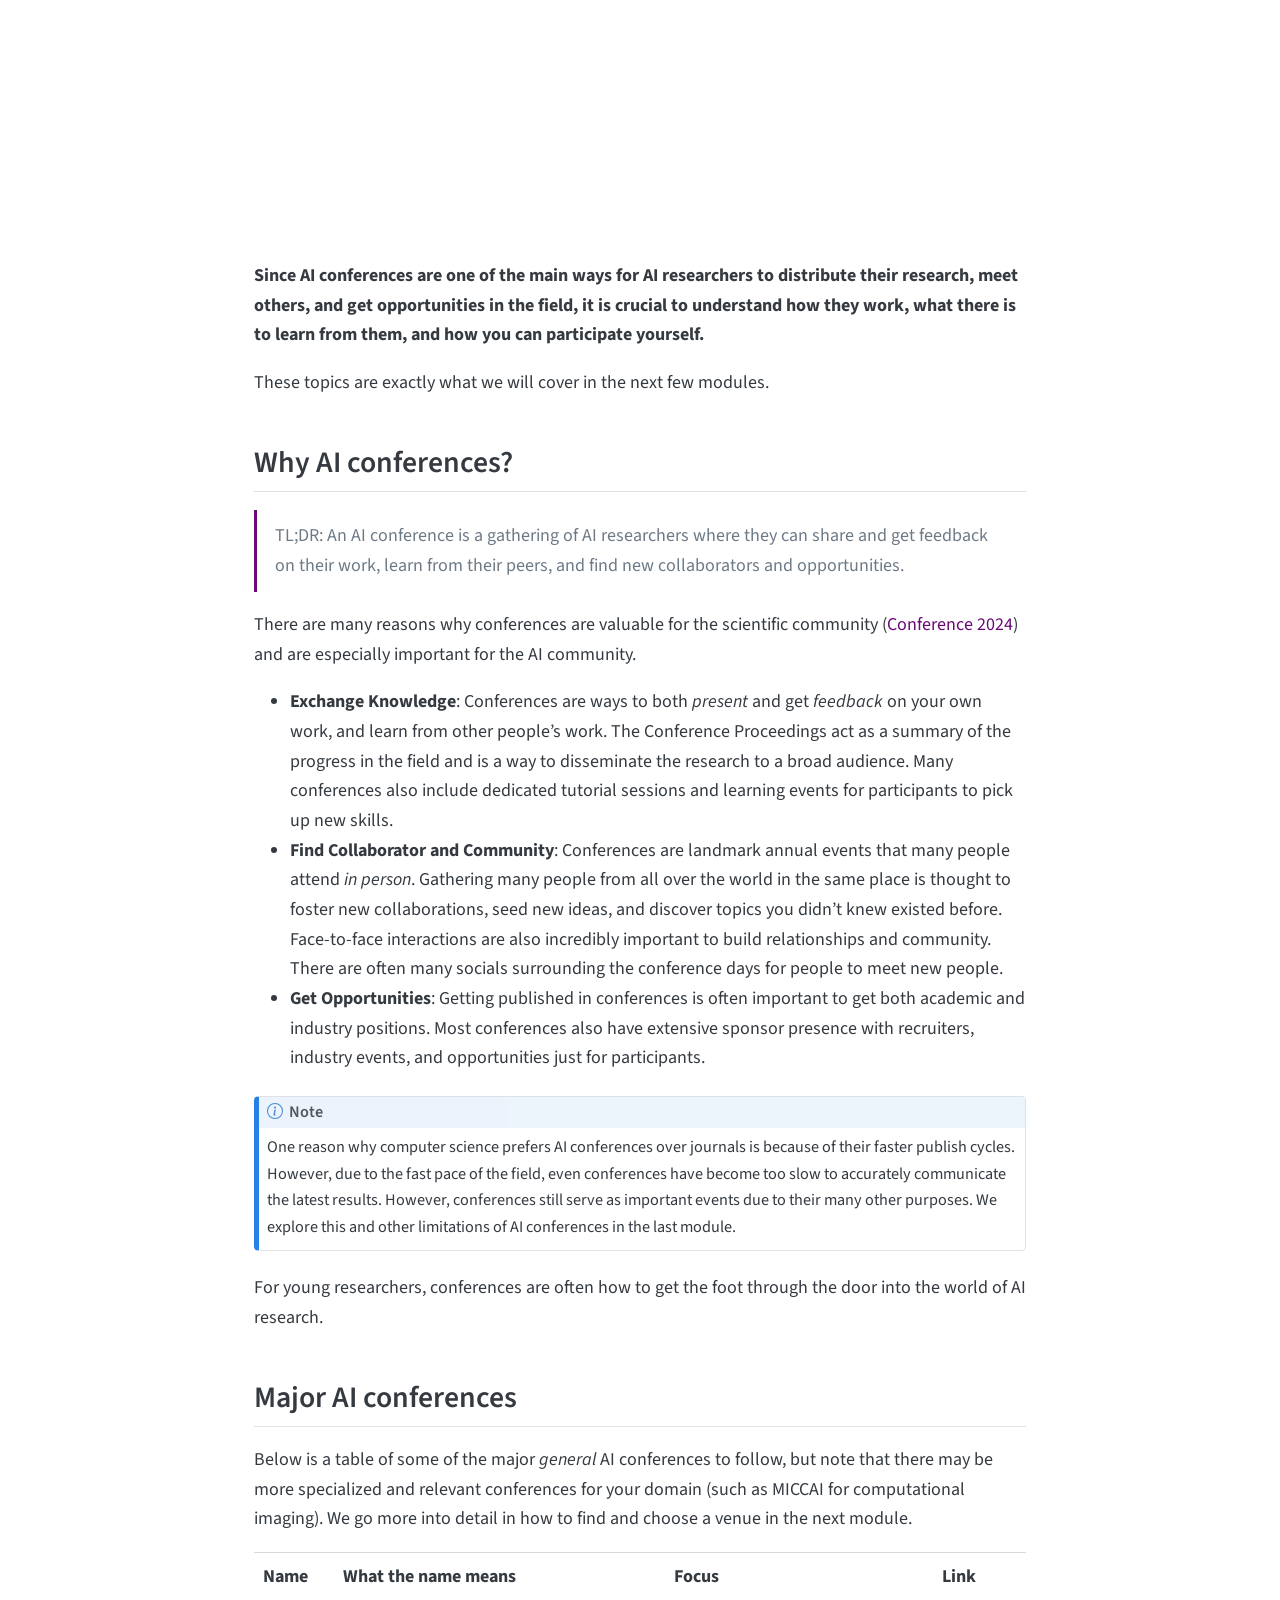
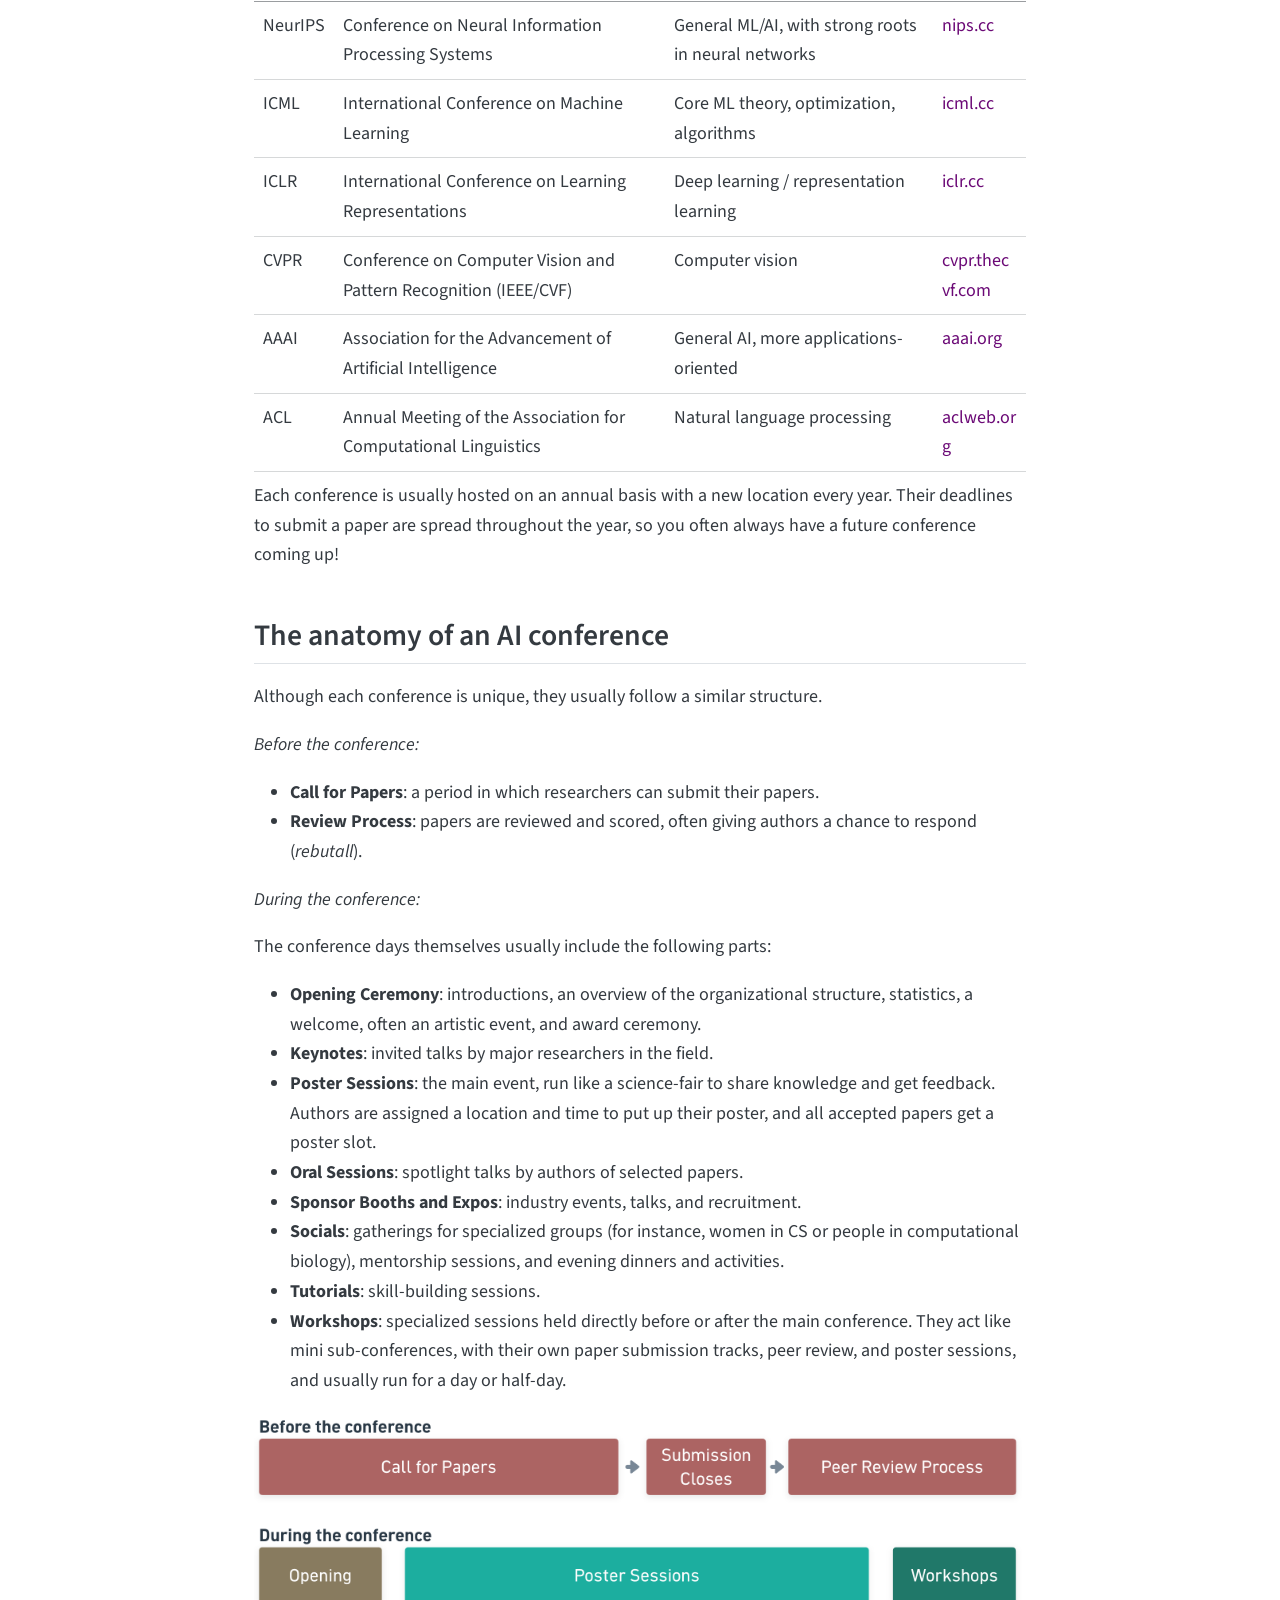
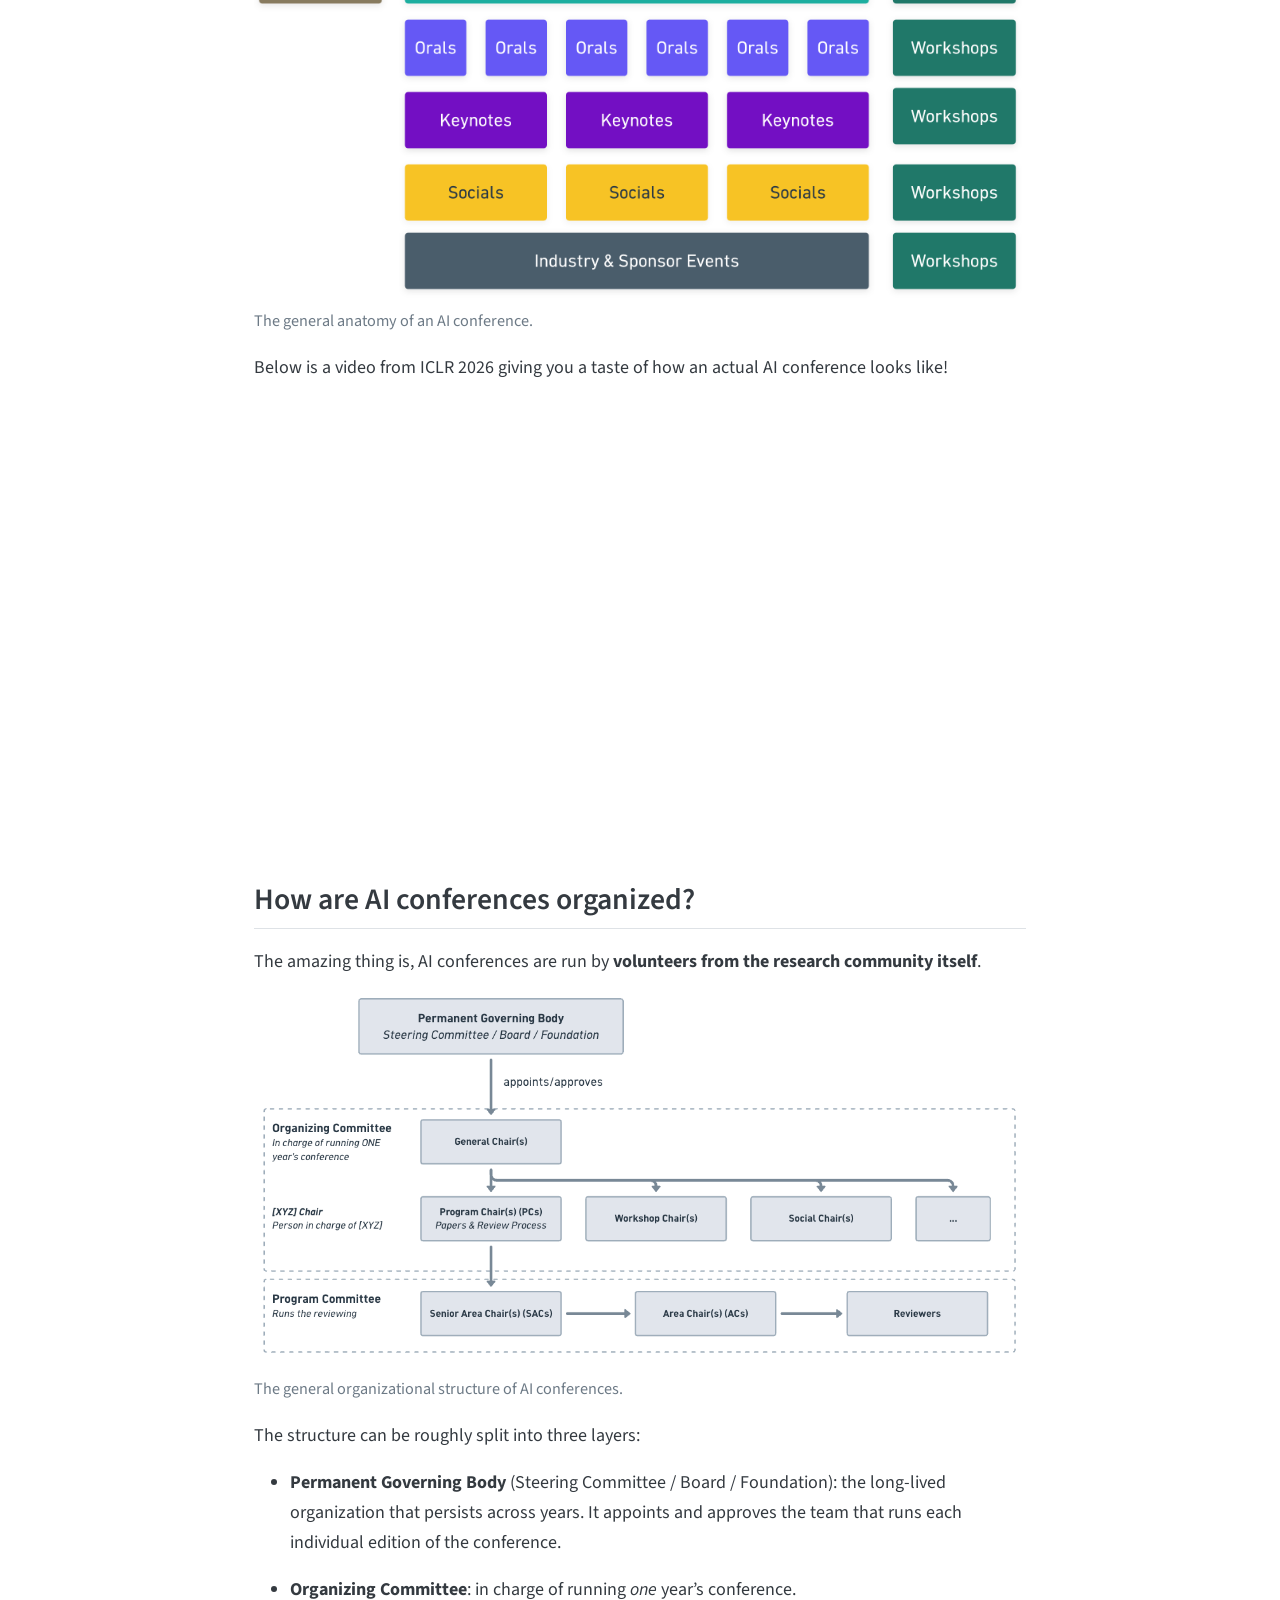
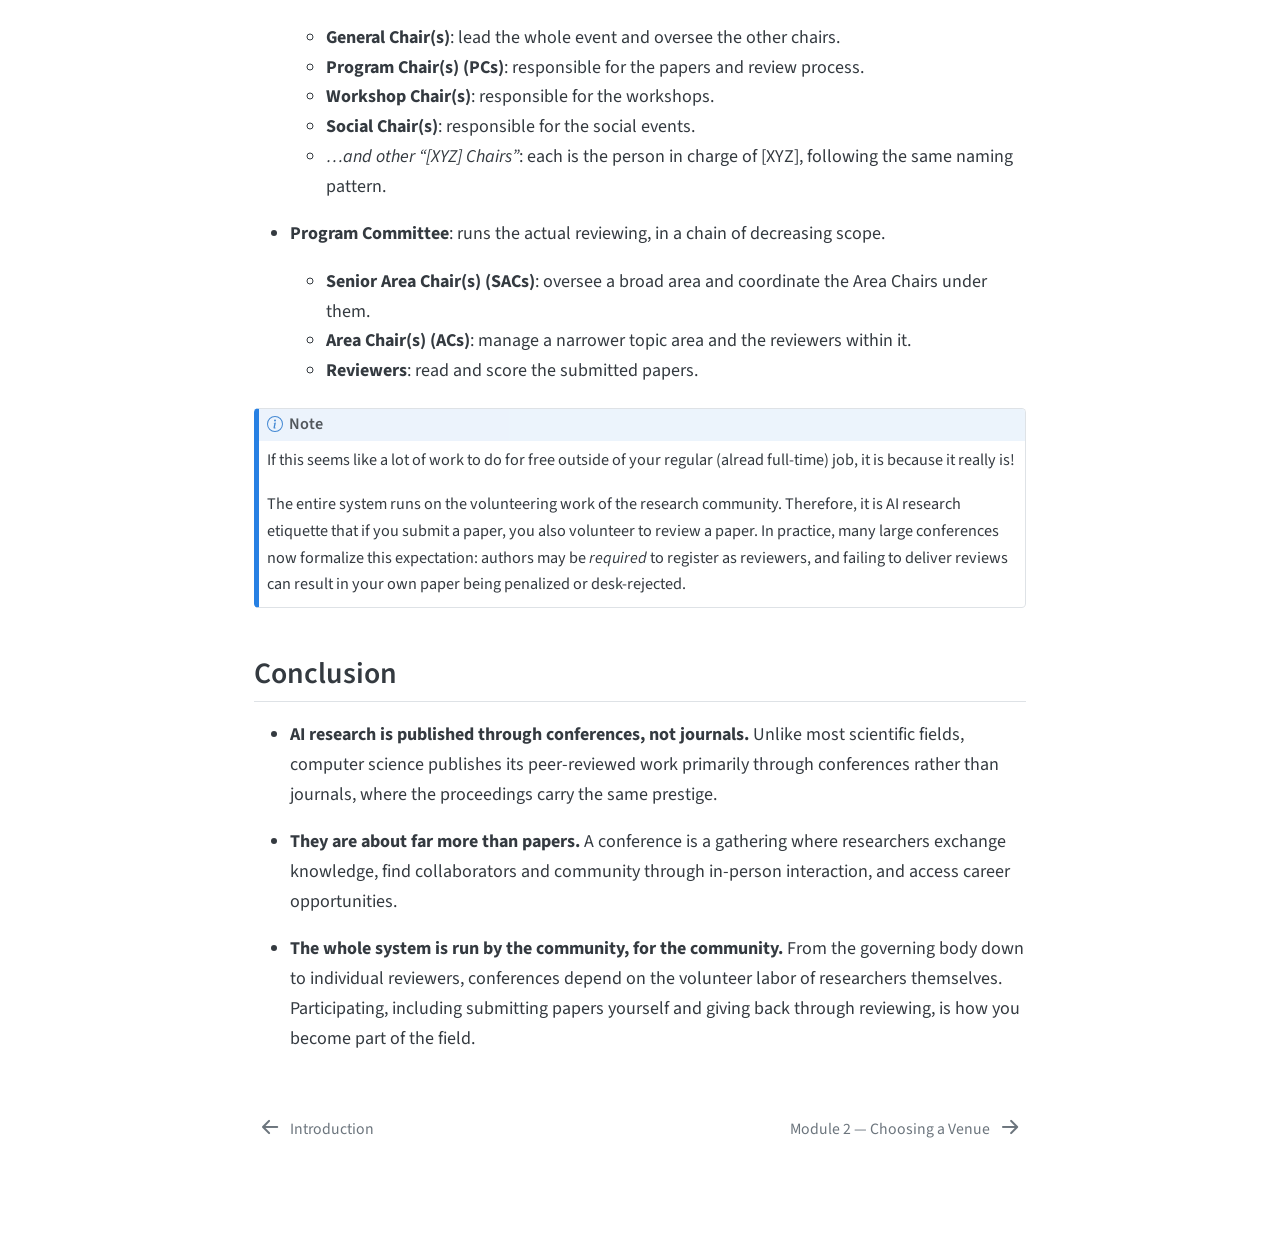
<file: ml-conferences/module-01.html>
<!DOCTYPE html>
<html xmlns="http://www.w3.org/1999/xhtml" lang="en" xml:lang="en"><head>

<meta charset="utf-8">
<meta name="generator" content="quarto-1.10.18">

<meta name="viewport" content="width=device-width, initial-scale=1.0, user-scalable=yes">


<title>Module 1 — An Introduction to AI Conferences – FirstEpoch Handbook</title>
<style>
/* Default styles provided by pandoc.
** See https://pandoc.org/MANUAL.html#variables-for-html for config info.
*/
span.smallcaps{font-variant: small-caps;}
div.columns{display: flex; gap: 1.5em;}
div.column{flex: auto;}
@media screen {
div.columns{gap: min(4vw, 1.5em);}
div.column{overflow-x: auto;}
}
div.hanging-indent{margin-left: 1.5em; text-indent: -1.5em;}
ul.task-list{list-style: none;}
ul.task-list li input[type="checkbox"] {
  width: 0.8em;
  margin: 0 0.8em 0.2em -1em; /* quarto-specific, see https://github.com/quarto-dev/quarto-cli/issues/4556 */ 
  vertical-align: middle;
}
/* CSS for citations */
div.csl-bib-body { }
div.csl-entry {
  clear: both;
}
.hanging-indent div.csl-entry {
  margin-left:2em;
  text-indent:-2em;
}
div.csl-left-margin {
  min-width:2em;
  float:left;
}
div.csl-right-inline {
  margin-left:2em;
  padding-left:1em;
}
div.csl-indent {
  margin-left: 2em;
}</style>


<script src="../site_libs/quarto-nav/quarto-nav.js"></script>
<script src="../site_libs/quarto-nav/headroom.min.js"></script>
<script src="../site_libs/clipboard/clipboard.min.js"></script>
<script src="../site_libs/quarto-search/autocomplete.umd.js"></script>
<script src="../site_libs/quarto-search/fuse.min.js"></script>
<script src="../site_libs/quarto-search/quarto-search.js"></script>
<meta name="quarto:offset" content="../">
<link href="../ml-conferences/module-02.html" rel="next">
<link href="../intro.html" rel="prev">
<link href="../assets/logo-square.png" rel="icon" type="image/png">
<script src="../site_libs/quarto-html/quarto.js" type="module"></script>
<script src="../site_libs/quarto-html/tabsets/tabsets.js" type="module"></script>
<script src="../site_libs/quarto-html/popper.min.js"></script>
<script src="../site_libs/quarto-html/tippy.umd.min.js"></script>
<script src="../site_libs/quarto-html/anchor.min.js"></script>
<link href="../site_libs/quarto-html/tippy.css" rel="stylesheet">
<link href="../site_libs/quarto-html/quarto-syntax-highlighting-bb62276ab45c84d9efd712f51ff97b5a.css" rel="stylesheet" id="quarto-text-highlighting-styles">
<script src="../site_libs/bootstrap/bootstrap.min.js"></script>
<link href="../site_libs/bootstrap/bootstrap-icons.css" rel="stylesheet">
<link href="../site_libs/bootstrap/bootstrap-c74688b8ca632473d0e859265b7ac08c.min.css" rel="stylesheet" append-hash="true" id="quarto-bootstrap" data-mode="light">
<script id="quarto-search-options" type="application/json">{
  "location": "sidebar",
  "copy-button": false,
  "collapse-after": 3,
  "panel-placement": "start",
  "type": "textbox",
  "limit": 50,
  "keyboard-shortcut": [
    "f",
    "/",
    "s"
  ],
  "show-item-context": false,
  "language": {
    "search-no-results-text": "No results",
    "search-matching-documents-text": "matching documents",
    "search-copy-link-title": "Copy link to search",
    "search-hide-matches-text": "Hide additional matches",
    "search-more-match-text": "more match in this document",
    "search-more-matches-text": "more matches in this document",
    "search-clear-button-title": "Clear",
    "search-text-placeholder": "",
    "search-detached-cancel-button-title": "Cancel",
    "search-submit-button-title": "Submit",
    "search-label": "Search"
  }
}</script>


</head>

<body class="nav-sidebar docked quarto-light">

<div id="quarto-search-results"></div>
  <header id="quarto-header" class="headroom fixed-top">
  <nav class="quarto-secondary-nav">
    <div class="container-fluid d-flex">
      <button type="button" class="quarto-btn-toggle btn" data-bs-toggle="collapse" role="button" data-bs-target=".quarto-sidebar-collapse-item" aria-controls="quarto-sidebar" aria-expanded="false" aria-label="Toggle sidebar navigation" onclick="if (window.quartoToggleHeadroom) { window.quartoToggleHeadroom(); }">
        <i class="bi bi-layout-text-sidebar-reverse"></i>
      </button>
        <nav class="quarto-page-breadcrumbs" aria-label="breadcrumb"><ol class="breadcrumb"><li class="breadcrumb-item"><a href="../ml-conferences/module-01.html">ML Conferences</a></li><li class="breadcrumb-item"><a href="../ml-conferences/module-01.html"><span class="chapter-title">Module 1 — An Introduction to AI Conferences</span></a></li></ol></nav>
        <a class="flex-grow-1" role="navigation" data-bs-toggle="collapse" data-bs-target=".quarto-sidebar-collapse-item" aria-controls="quarto-sidebar" aria-expanded="false" aria-label="Toggle sidebar navigation" onclick="if (window.quartoToggleHeadroom) { window.quartoToggleHeadroom(); }">      
        </a>
      <button type="button" class="btn quarto-search-button" aria-label="Search" onclick="window.quartoOpenSearch();">
        <i class="bi bi-search"></i>
      </button>
    </div>
  </nav>
</header>
<!-- content -->
<div id="quarto-content" class="quarto-container page-columns page-rows-contents page-layout-article">
<!-- sidebar -->
  <nav id="quarto-sidebar" class="sidebar collapse collapse-horizontal quarto-sidebar-collapse-item sidebar-navigation docked overflow-auto">
    <div class="pt-lg-2 mt-2 text-left sidebar-header sidebar-header-stacked">
      <a href="../index.html" class="sidebar-logo-link">
      <img src="../assets/logo-square.png" alt="" class="sidebar-logo light-content py-0 d-lg-inline d-none">
      <img src="../assets/logo-square.png" alt="" class="sidebar-logo dark-content py-0 d-lg-inline d-none">
      </a>
    <div class="sidebar-title mb-0 py-0">
      <a href="../">FirstEpoch Handbook</a> 
        <div class="sidebar-tools-main">
    <a href="https://github.com/firstepoch/handbook" title="Source Code" class="quarto-navigation-tool px-1" aria-label="Source Code"><i class="bi bi-github"></i></a>
</div>
    </div>
      </div>
        <div class="mt-2 flex-shrink-0 align-items-center">
        <div class="sidebar-search">
        <div id="quarto-search" class="" title="Search"></div>
        </div>
        </div>
    <div class="sidebar-menu-container"> 
    <ul class="list-unstyled mt-1">
        <li class="sidebar-item">
  <div class="sidebar-item-container"> 
  <a href="../index.html" class="sidebar-item-text sidebar-link">
 <span class="menu-text">Preface</span></a>
  </div>
</li>
        <li class="sidebar-item">
  <div class="sidebar-item-container"> 
  <a href="../intro.html" class="sidebar-item-text sidebar-link"><span class="chapter-title">Introduction</span></a>
  </div>
</li>
        <li class="sidebar-item sidebar-item-section">
      <div class="sidebar-item-container"> 
            <a class="sidebar-item-text sidebar-link text-start" data-bs-toggle="collapse" data-bs-target="#quarto-sidebar-section-1" role="navigation" aria-expanded="true">
 <span class="menu-text">ML Conferences</span></a>
          <a class="sidebar-item-toggle text-start" data-bs-toggle="collapse" data-bs-target="#quarto-sidebar-section-1" role="navigation" aria-expanded="true" aria-label="Toggle section">
            <i class="bi bi-chevron-right ms-2"></i>
          </a> 
      </div>
      <ul id="quarto-sidebar-section-1" class="collapse list-unstyled sidebar-section depth1 show">  
          <li class="sidebar-item">
  <div class="sidebar-item-container"> 
  <a href="../ml-conferences/module-01.html" class="sidebar-item-text sidebar-link active"><span class="chapter-title">Module 1 — An Introduction to AI Conferences</span></a>
  </div>
</li>
          <li class="sidebar-item">
  <div class="sidebar-item-container"> 
  <a href="../ml-conferences/module-02.html" class="sidebar-item-text sidebar-link"><span class="chapter-title">Module 2 — Choosing a Venue</span></a>
  </div>
</li>
          <li class="sidebar-item">
  <div class="sidebar-item-container"> 
  <a href="../ml-conferences/module-03.html" class="sidebar-item-text sidebar-link"><span class="chapter-title">Module 3 — Submission</span></a>
  </div>
</li>
      </ul>
  </li>
        <li class="sidebar-item">
  <div class="sidebar-item-container"> 
  <a href="../summary.html" class="sidebar-item-text sidebar-link"><span class="chapter-title">Summary</span></a>
  </div>
</li>
        <li class="sidebar-item">
  <div class="sidebar-item-container"> 
  <a href="../references.html" class="sidebar-item-text sidebar-link">
 <span class="menu-text">References</span></a>
  </div>
</li>
    </ul>
    </div>
</nav>
<div id="quarto-sidebar-glass" class="quarto-sidebar-collapse-item" data-bs-toggle="collapse" data-bs-target=".quarto-sidebar-collapse-item"></div>
<!-- margin-sidebar -->
    <div id="quarto-margin-sidebar" class="sidebar margin-sidebar">
        <nav id="TOC" role="doc-toc" class="toc-active">
    <h2 id="toc-title">Table of contents</h2>
   
  <ul>
  <li><a href="#introduction" id="toc-introduction" class="nav-link active" data-scroll-target="#introduction">Introduction</a></li>
  <li><a href="#why-ai-conferences" id="toc-why-ai-conferences" class="nav-link" data-scroll-target="#why-ai-conferences">Why AI conferences?</a></li>
  <li><a href="#major-ai-conferences" id="toc-major-ai-conferences" class="nav-link" data-scroll-target="#major-ai-conferences">Major AI conferences</a></li>
  <li><a href="#the-anatomy-of-an-ai-conference" id="toc-the-anatomy-of-an-ai-conference" class="nav-link" data-scroll-target="#the-anatomy-of-an-ai-conference">The anatomy of an AI conference</a></li>
  <li><a href="#how-are-ai-conferences-organized" id="toc-how-are-ai-conferences-organized" class="nav-link" data-scroll-target="#how-are-ai-conferences-organized">How are AI conferences organized?</a></li>
  <li><a href="#conclusion" id="toc-conclusion" class="nav-link" data-scroll-target="#conclusion">Conclusion</a></li>
  </ul>
<div class="toc-actions"><ul><li><a href="https://github.com/firstepoch/handbook/edit/main/ml-conferences/module-01.qmd" class="toc-action"><i class="bi bi-github"></i>Edit this page</a></li><li><a href="https://github.com/firstepoch/handbook/issues/new" class="toc-action"><i class="bi empty"></i>Report an issue</a></li></ul></div></nav>
    </div>
<!-- main -->
<main class="content" id="quarto-document-content">

<header id="title-block-header" class="quarto-title-block default"><nav class="quarto-page-breadcrumbs quarto-title-breadcrumbs d-none d-lg-block" aria-label="breadcrumb"><ol class="breadcrumb"><li class="breadcrumb-item"><a href="../ml-conferences/module-01.html">ML Conferences</a></li><li class="breadcrumb-item"><a href="../ml-conferences/module-01.html"><span class="chapter-title">Module 1 — An Introduction to AI Conferences</span></a></li></ol></nav>
<div class="quarto-title">
<h1 class="title"><span class="chapter-title">Module 1 — An Introduction to AI Conferences</span></h1>
</div>



<div class="quarto-title-meta">

    
  
    
  </div>
  


</header>


<section id="introduction" class="level2">
<h2 class="anchored" data-anchor-id="introduction">Introduction</h2>
<p><strong>How do you keep track of the understanding of an entire scientific field across space and time?</strong></p>
<p>There are many ways to share your work, such as via presentations, blog posts, and social media. But to have your work <em>published</em> should mean that it passes a higher bar than a simple blog post. Namely, your work should follow the scientific method such that any claimed results actually advance the understanding of the field.</p>
<p>The rigor of the process (e.g.&nbsp;through hypothesis testing and expert peer review) is what allows us to confidently build on past work without reinventing the wheel each time.</p>
<div id="scientific-method" class="quarto-figure quarto-figure-center anchored">
<figure class="figure">
<p><img src="../assets/images/conferences-scientific-method.png" class="img-fluid figure-img" style="width:100.0%"></p>
<figcaption>The value of the scientific method.</figcaption>
</figure>
</div>
<p>Journals are the traditional way for researchers to share scientific knowledge (with notable examples including <em>Nature</em> and <em>Science</em>).</p>
<p>These documents, known as <em>papers</em>, describe in detail what question(s) the researchers explored, their hypotheses, what data and methods they used, what results they got, and a discussion about their work and how it fits into the general field. Thus, journal papers are ways to document the progress in the field.</p>
<p><strong>However, the field of Computer Science publishes research papers through <em>conferences</em>, with <em>conference proceedings</em> being as prestigeful as journals are in other domains (such as physics and environmental science) <span class="citation" data-cites="vardi_2009">(<a href="../references.html#ref-vardi_2009" role="doc-biblioref">Vardi 2009</a>)</span>.</strong></p>
<p>The submissions to AI conferences have exploded over the past years as interest in AI and ML have skyrocketed, as seen below.</p>
<iframe title="ML conference submissions grew more than tenfold in a decade" aria-label="Line chart" id="datawrapper-chart-So9or" src="https://datawrapper.dwcdn.net/So9or/1/" scrolling="no" frameborder="0" style="width: 0; min-width: 100% !important; border: none;" height="463" data-external="1">
</iframe>
<script type="text/javascript">(function(){function e(){window.addEventListener(`message`,function(e){if(e.data[`datawrapper-height`]!==void 0){var t=document.querySelectorAll(`iframe`);for(var n in e.data[`datawrapper-height`])for(var r=0,i;i=t[r];r++)if(i.contentWindow===e.source){var a=e.data[`datawrapper-height`][n]+`px`;i.style.height=a}}})}e()})();</script>
<p><strong>Since AI conferences are one of the main ways for AI researchers to distribute their research, meet others, and get opportunities in the field, it is crucial to understand how they work, what there is to learn from them, and how you can participate yourself.</strong></p>
<p>These topics are exactly what we will cover in the next few modules.</p>
</section>
<section id="why-ai-conferences" class="level2">
<h2 class="anchored" data-anchor-id="why-ai-conferences">Why AI conferences?</h2>
<blockquote class="blockquote">
<p>TL;DR: An AI conference is a gathering of AI researchers where they can share and get feedback on their work, learn from their peers, and find new collaborators and opportunities.</p>
</blockquote>
<p>There are many reasons why conferences are valuable for the scientific community <span class="citation" data-cites="global_conference_2024">(<a href="../references.html#ref-global_conference_2024" role="doc-biblioref">Conference 2024</a>)</span> and are especially important for the AI community.</p>
<ul>
<li><strong>Exchange Knowledge</strong>: Conferences are ways to both <em>present</em> and get <em>feedback</em> on your own work, and learn from other people’s work. The Conference Proceedings act as a summary of the progress in the field and is a way to disseminate the research to a broad audience. Many conferences also include dedicated tutorial sessions and learning events for participants to pick up new skills.</li>
<li><strong>Find Collaborator and Community</strong>: Conferences are landmark annual events that many people attend <em>in person</em>. Gathering many people from all over the world in the same place is thought to foster new collaborations, seed new ideas, and discover topics you didn’t knew existed before. Face-to-face interactions are also incredibly important to build relationships and community. There are often many socials surrounding the conference days for people to meet new people.</li>
<li><strong>Get Opportunities</strong>: Getting published in conferences is often important to get both academic and industry positions. Most conferences also have extensive sponsor presence with recruiters, industry events, and opportunities just for participants.</li>
</ul>
<div class="callout callout-style-default callout-note callout-titled">
<div class="callout-header d-flex align-content-center">
<div class="callout-icon-container">
<i class="callout-icon"></i>
</div>
<div class="callout-title-container flex-fill">
Note
</div>
</div>
<div class="callout-body-container callout-body">
<p>One reason why computer science prefers AI conferences over journals is because of their faster publish cycles. However, due to the fast pace of the field, even conferences have become too slow to accurately communicate the latest results. However, conferences still serve as important events due to their many other purposes. We explore this and other limitations of AI conferences in the last module.</p>
</div>
</div>
<p>For young researchers, conferences are often how to get the foot through the door into the world of AI research.</p>
</section>
<section id="major-ai-conferences" class="level2">
<h2 class="anchored" data-anchor-id="major-ai-conferences">Major AI conferences</h2>
<p>Below is a table of some of the major <em>general</em> AI conferences to follow, but note that there may be more specialized and relevant conferences for your domain (such as MICCAI for computational imaging). We go more into detail in how to find and choose a venue in the next module.</p>
<table class="caption-top table">
<thead>
<tr class="header">
<th>Name</th>
<th>What the name means</th>
<th>Focus</th>
<th>Link</th>
</tr>
</thead>
<tbody>
<tr class="odd">
<td>NeurIPS</td>
<td>Conference on Neural Information Processing Systems</td>
<td>General ML/AI, with strong roots in neural networks</td>
<td><a href="https://nips.cc">nips.cc</a></td>
</tr>
<tr class="even">
<td>ICML</td>
<td>International Conference on Machine Learning</td>
<td>Core ML theory, optimization, algorithms</td>
<td><a href="https://icml.cc">icml.cc</a></td>
</tr>
<tr class="odd">
<td>ICLR</td>
<td>International Conference on Learning Representations</td>
<td>Deep learning / representation learning</td>
<td><a href="https://iclr.cc">iclr.cc</a></td>
</tr>
<tr class="even">
<td>CVPR</td>
<td>Conference on Computer Vision and Pattern Recognition (IEEE/CVF)</td>
<td>Computer vision</td>
<td><a href="https://cvpr.thecvf.com">cvpr.thecvf.com</a></td>
</tr>
<tr class="odd">
<td>AAAI</td>
<td>Association for the Advancement of Artificial Intelligence</td>
<td>General AI, more applications-oriented</td>
<td><a href="https://aaai.org">aaai.org</a></td>
</tr>
<tr class="even">
<td>ACL</td>
<td>Annual Meeting of the Association for Computational Linguistics</td>
<td>Natural language processing</td>
<td><a href="https://www.aclweb.org">aclweb.org</a></td>
</tr>
</tbody>
</table>
<p>Each conference is usually hosted on an annual basis with a new location every year. Their deadlines to submit a paper are spread throughout the year, so you often always have a future conference coming up!</p>
</section>
<section id="the-anatomy-of-an-ai-conference" class="level2">
<h2 class="anchored" data-anchor-id="the-anatomy-of-an-ai-conference">The anatomy of an AI conference</h2>
<p>Although each conference is unique, they usually follow a similar structure.</p>
<p><em>Before the conference:</em></p>
<ul>
<li><strong>Call for Papers</strong>: a period in which researchers can submit their papers.</li>
<li><strong>Review Process</strong>: papers are reviewed and scored, often giving authors a chance to respond (<em>rebutall</em>).</li>
</ul>
<p><em>During the conference:</em></p>
<p>The conference days themselves usually include the following parts:</p>
<ul>
<li><strong>Opening Ceremony</strong>: introductions, an overview of the organizational structure, statistics, a welcome, often an artistic event, and award ceremony.</li>
<li><strong>Keynotes</strong>: invited talks by major researchers in the field.</li>
<li><strong>Poster Sessions</strong>: the main event, run like a science-fair to share knowledge and get feedback. Authors are assigned a location and time to put up their poster, and all accepted papers get a poster slot.</li>
<li><strong>Oral Sessions</strong>: spotlight talks by authors of selected papers.</li>
<li><strong>Sponsor Booths and Expos</strong>: industry events, talks, and recruitment.</li>
<li><strong>Socials</strong>: gatherings for specialized groups (for instance, women in CS or people in computational biology), mentorship sessions, and evening dinners and activities.</li>
<li><strong>Tutorials</strong>: skill-building sessions.</li>
<li><strong>Workshops</strong>: specialized sessions held directly before or after the main conference. They act like mini sub-conferences, with their own paper submission tracks, peer review, and poster sessions, and usually run for a day or half-day.</li>
</ul>
<div id="conferences-structure" class="quarto-figure quarto-figure-center anchored">
<figure class="figure">
<p><img src="../assets/images/conferences-structure.png" class="img-fluid figure-img" style="width:100.0%"></p>
<figcaption>The general anatomy of an AI conference.</figcaption>
</figure>
</div>
<p>Below is a video from ICLR 2026 giving you a taste of how an actual AI conference looks like!</p>
<div class="quarto-video ratio ratio-16x9"><iframe data-external="1" src="https://www.youtube.com/embed/1hCMGzN6GSM?si=mVVX6Um5niU12E74" title="" frameborder="0" allow="accelerometer; autoplay; clipboard-write; encrypted-media; gyroscope; picture-in-picture" allowfullscreen=""></iframe></div>
</section>
<section id="how-are-ai-conferences-organized" class="level2">
<h2 class="anchored" data-anchor-id="how-are-ai-conferences-organized">How are AI conferences organized?</h2>
<p>The amazing thing is, AI conferences are run by <strong>volunteers from the research community itself</strong>.</p>
<div id="organizational-structure" class="quarto-figure quarto-figure-center anchored">
<figure class="figure">
<p><img src="../assets/images/conferences-organizational-structure.png" class="img-fluid figure-img" style="width:100.0%"></p>
<figcaption>The general organizational structure of AI conferences.</figcaption>
</figure>
</div>
<p>The structure can be roughly split into three layers:</p>
<ul>
<li><p><strong>Permanent Governing Body</strong> (Steering Committee / Board / Foundation): the long-lived organization that persists across years. It appoints and approves the team that runs each individual edition of the conference.</p></li>
<li><p><strong>Organizing Committee</strong>: in charge of running <em>one</em> year’s conference.</p>
<ul>
<li><strong>General Chair(s)</strong>: lead the whole event and oversee the other chairs.</li>
<li><strong>Program Chair(s) (PCs)</strong>: responsible for the papers and review process.</li>
<li><strong>Workshop Chair(s)</strong>: responsible for the workshops.</li>
<li><strong>Social Chair(s)</strong>: responsible for the social events.</li>
<li><em>…and other “[XYZ] Chairs”</em>: each is the person in charge of [XYZ], following the same naming pattern.</li>
</ul></li>
<li><p><strong>Program Committee</strong>: runs the actual reviewing, in a chain of decreasing scope.</p>
<ul>
<li><strong>Senior Area Chair(s) (SACs)</strong>: oversee a broad area and coordinate the Area Chairs under them.</li>
<li><strong>Area Chair(s) (ACs)</strong>: manage a narrower topic area and the reviewers within it.</li>
<li><strong>Reviewers</strong>: read and score the submitted papers.</li>
</ul></li>
</ul>
<div class="callout callout-style-default callout-note callout-titled">
<div class="callout-header d-flex align-content-center">
<div class="callout-icon-container">
<i class="callout-icon"></i>
</div>
<div class="callout-title-container flex-fill">
Note
</div>
</div>
<div class="callout-body-container callout-body">
<p>If this seems like a lot of work to do for free outside of your regular (alread full-time) job, it is because it really is!</p>
<p>The entire system runs on the volunteering work of the research community. Therefore, it is AI research etiquette that if you submit a paper, you also volunteer to review a paper. In practice, many large conferences now formalize this expectation: authors may be <em>required</em> to register as reviewers, and failing to deliver reviews can result in your own paper being penalized or desk-rejected.</p>
</div>
</div>
</section>
<section id="conclusion" class="level2">
<h2 class="anchored" data-anchor-id="conclusion">Conclusion</h2>
<ul>
<li><p><strong>AI research is published through conferences, not journals.</strong> Unlike most scientific fields, computer science publishes its peer-reviewed work primarily through conferences rather than journals, where the proceedings carry the same prestige.</p></li>
<li><p><strong>They are about far more than papers.</strong> A conference is a gathering where researchers exchange knowledge, find collaborators and community through in-person interaction, and access career opportunities.</p></li>
<li><p><strong>The whole system is run by the community, for the community.</strong> From the governing body down to individual reviewers, conferences depend on the volunteer labor of researchers themselves. Participating, including submitting papers yourself and giving back through reviewing, is how you become part of the field.</p></li>
</ul>


<div id="refs" class="references csl-bib-body hanging-indent" role="list" style="display: none">
<div id="ref-global_conference_2024" class="csl-entry" role="listitem">
Conference, Global. 2024. <span>“What Is the Purpose of a Research Conference?”</span> In <em>Global Conference Alliance Inc.</em> <a href="https://globalconference.ca/what-is-the-purpose-of-a-research-conference/">https://globalconference.ca/what-is-the-purpose-of-a-research-conference/</a>.
</div>
<div id="ref-vardi_2009" class="csl-entry" role="listitem">
Vardi, Moshe Y. 2009. <span>“Conferences Vs. Journals in Computing Research.”</span> <em>Acm.org</em>, ahead of print, May. <a href="https://doi.org/10.1145\/1506409.1506410">https://doi.org/10.1145\/1506409.1506410</a>.
</div>
</div>
</section>

</main> <!-- /main -->
<script id="quarto-html-after-body" type="application/javascript">
  window.document.addEventListener("DOMContentLoaded", function (event) {
    const icon = "";
    const anchorJS = new window.AnchorJS();
    anchorJS.options = {
      placement: 'right',
      icon: icon
    };
    anchorJS.add('.anchored');
    const isCodeAnnotation = (el) => {
      for (const clz of el.classList) {
        if (clz.startsWith('code-annotation-')) {                     
          return true;
        }
      }
      return false;
    }
    const onCopySuccess = function(e) {
      // button target
      const button = e.trigger;
      // don't keep focus
      button.blur();
      // flash "checked"
      button.classList.add('code-copy-button-checked');
      var currentTitle = button.getAttribute("title");
      button.setAttribute("title", "Copied!");
      let tooltip;
      if (window.bootstrap) {
        button.setAttribute("data-bs-toggle", "tooltip");
        button.setAttribute("data-bs-placement", "left");
        button.setAttribute("data-bs-title", "Copied!");
        tooltip = new bootstrap.Tooltip(button, 
          { trigger: "manual", 
            customClass: "code-copy-button-tooltip",
            offset: [0, -8]});
        tooltip.show();    
      }
      setTimeout(function() {
        if (tooltip) {
          tooltip.hide();
          button.removeAttribute("data-bs-title");
          button.removeAttribute("data-bs-toggle");
          button.removeAttribute("data-bs-placement");
        }
        button.setAttribute("title", currentTitle);
        button.classList.remove('code-copy-button-checked');
      }, 1000);
      // clear code selection
      e.clearSelection();
    }
    const getTextToCopy = function(trigger) {
      const outerScaffold = trigger.parentElement.cloneNode(true);
      const codeEl = outerScaffold.querySelector('code');
      for (const childEl of codeEl.children) {
        if (isCodeAnnotation(childEl)) {
          childEl.remove();
        }
      }
      return codeEl.innerText;
    }
    const clipboard = new window.ClipboardJS('.code-copy-button:not([data-in-quarto-modal])', {
      text: getTextToCopy
    });
    clipboard.on('success', onCopySuccess);
    if (window.document.getElementById('quarto-embedded-source-code-modal')) {
      const clipboardModal = new window.ClipboardJS('.code-copy-button[data-in-quarto-modal]', {
        text: getTextToCopy,
        container: window.document.getElementById('quarto-embedded-source-code-modal')
      });
      clipboardModal.on('success', onCopySuccess);
    }
      var localhostRegex = new RegExp(/^(?:http|https):\/\/localhost\:?[0-9]*\//);
      var mailtoRegex = new RegExp(/^mailto:/);
        var filterRegex = new RegExp("https:\/\/firstepoch\.github\.io\/handbook\/");
      var isInternal = (href) => {
          return filterRegex.test(href) || localhostRegex.test(href) || mailtoRegex.test(href);
      }
      // Inspect non-navigation links and adorn them if external
     var links = window.document.querySelectorAll('a[href]:not(.nav-link):not(.navbar-brand):not(.toc-action):not(.sidebar-link):not(.sidebar-item-toggle):not(.pagination-link):not(.no-external):not([aria-hidden]):not(.dropdown-item):not(.quarto-navigation-tool):not(.about-link)');
      for (var i=0; i<links.length; i++) {
        const link = links[i];
        if (!isInternal(link.href)) {
          // undo the damage that might have been done by quarto-nav.js in the case of
          // links that we want to consider external
          if (link.dataset.originalHref !== undefined) {
            link.href = link.dataset.originalHref;
          }
        }
      }
    function tippyHover(el, contentFn, onTriggerFn, onUntriggerFn) {
      const config = {
        allowHTML: true,
        maxWidth: 500,
        delay: 100,
        arrow: false,
        appendTo: function(el) {
            return el.parentElement;
        },
        interactive: true,
        interactiveBorder: 10,
        theme: 'quarto',
        placement: 'bottom-start',
      };
      if (contentFn) {
        config.content = contentFn;
      }
      if (onTriggerFn) {
        config.onTrigger = onTriggerFn;
      }
      if (onUntriggerFn) {
        config.onUntrigger = onUntriggerFn;
      }
      window.tippy(el, config); 
    }
    const noterefs = window.document.querySelectorAll('a[role="doc-noteref"]');
    for (var i=0; i<noterefs.length; i++) {
      const ref = noterefs[i];
      tippyHover(ref, function() {
        // use id or data attribute instead here
        let href = ref.getAttribute('data-footnote-href') || ref.getAttribute('href');
        try { href = new URL(href).hash; } catch {}
        const id = href.replace(/^#\/?/, "");
        const note = window.document.getElementById(id);
        if (note) {
          return note.innerHTML;
        } else {
          return "";
        }
      });
    }
    const xrefs = window.document.querySelectorAll('a.quarto-xref');
    const processXRef = (id, note) => {
      // Strip column container classes
      const stripColumnClz = (el) => {
        el.classList.remove("page-full", "page-columns");
        if (el.children) {
          for (const child of el.children) {
            stripColumnClz(child);
          }
        }
      }
      stripColumnClz(note)
      if (id === null || id.startsWith('sec-')) {
        // Special case sections, only their first couple elements
        const container = document.createElement("div");
        if (note.children && note.children.length > 2) {
          container.appendChild(note.children[0].cloneNode(true));
          for (let i = 1; i < note.children.length; i++) {
            const child = note.children[i];
            if (child.tagName === "P" && child.innerText === "") {
              continue;
            } else {
              container.appendChild(child.cloneNode(true));
              break;
            }
          }
          if (window.Quarto?.typesetMath) {
            window.Quarto.typesetMath(container);
          }
          return container.innerHTML
        } else {
          if (window.Quarto?.typesetMath) {
            window.Quarto.typesetMath(note);
          }
          return note.innerHTML;
        }
      } else {
        // Remove any anchor links if they are present
        const anchorLink = note.querySelector('a.anchorjs-link');
        if (anchorLink) {
          anchorLink.remove();
        }
        if (window.Quarto?.typesetMath) {
          window.Quarto.typesetMath(note);
        }
        if (note.classList.contains("callout")) {
          return note.outerHTML;
        } else {
          return note.innerHTML;
        }
      }
    }
    for (var i=0; i<xrefs.length; i++) {
      const xref = xrefs[i];
      tippyHover(xref, undefined, function(instance) {
        instance.disable();
        let url = xref.getAttribute('href');
        let hash = undefined; 
        if (url.startsWith('#')) {
          hash = url;
        } else {
          try { hash = new URL(url).hash; } catch {}
        }
        if (hash) {
          const id = hash.replace(/^#\/?/, "");
          const note = window.document.getElementById(id);
          if (note !== null) {
            try {
              const html = processXRef(id, note.cloneNode(true));
              instance.setContent(html);
            } finally {
              instance.enable();
              instance.show();
            }
          } else {
            // See if we can fetch this
            fetch(url.split('#')[0])
            .then(res => res.text())
            .then(html => {
              const parser = new DOMParser();
              const htmlDoc = parser.parseFromString(html, "text/html");
              const note = htmlDoc.getElementById(id);
              if (note !== null) {
                const html = processXRef(id, note);
                instance.setContent(html);
              } 
            }).finally(() => {
              instance.enable();
              instance.show();
            });
          }
        } else {
          // See if we can fetch a full url (with no hash to target)
          // This is a special case and we should probably do some content thinning / targeting
          fetch(url)
          .then(res => res.text())
          .then(html => {
            const parser = new DOMParser();
            const htmlDoc = parser.parseFromString(html, "text/html");
            const note = htmlDoc.querySelector('main.content');
            if (note !== null) {
              // This should only happen for chapter cross references
              // (since there is no id in the URL)
              // remove the first header
              if (note.children.length > 0 && note.children[0].tagName === "HEADER") {
                note.children[0].remove();
              }
              const html = processXRef(null, note);
              instance.setContent(html);
            } 
          }).finally(() => {
            instance.enable();
            instance.show();
          });
        }
      }, function(instance) {
      });
    }
        let selectedAnnoteEl;
        const selectorForAnnotation = ( cell, annotation) => {
          let cellAttr = 'data-code-cell="' + cell + '"';
          let lineAttr = 'data-code-annotation="' +  annotation + '"';
          const selector = 'span[' + cellAttr + '][' + lineAttr + ']';
          return selector;
        }
        const selectCodeLines = (annoteEl) => {
          const doc = window.document;
          const targetCell = annoteEl.getAttribute("data-target-cell");
          const targetAnnotation = annoteEl.getAttribute("data-target-annotation");
          const annoteSpan = window.document.querySelector(selectorForAnnotation(targetCell, targetAnnotation));
          const lines = annoteSpan.getAttribute("data-code-lines").split(",");
          const lineIds = lines.map((line) => {
            return targetCell + "-" + line;
          })
          let top = null;
          let height = null;
          let parent = null;
          if (lineIds.length > 0) {
              //compute the position of the single el (top and bottom and make a div)
              const el = window.document.getElementById(lineIds[0]);
              top = el.offsetTop;
              height = el.offsetHeight;
              parent = el.parentElement.parentElement;
            if (lineIds.length > 1) {
              const lastEl = window.document.getElementById(lineIds[lineIds.length - 1]);
              const bottom = lastEl.offsetTop + lastEl.offsetHeight;
              height = bottom - top;
            }
            if (top !== null && height !== null && parent !== null) {
              // cook up a div (if necessary) and position it 
              let div = window.document.getElementById("code-annotation-line-highlight");
              if (div === null) {
                div = window.document.createElement("div");
                div.setAttribute("id", "code-annotation-line-highlight");
                div.style.position = 'absolute';
                parent.appendChild(div);
              }
              div.style.top = top - 2 + "px";
              div.style.height = height + 4 + "px";
              div.style.left = 0;
              let gutterDiv = window.document.getElementById("code-annotation-line-highlight-gutter");
              if (gutterDiv === null) {
                gutterDiv = window.document.createElement("div");
                gutterDiv.setAttribute("id", "code-annotation-line-highlight-gutter");
                gutterDiv.style.position = 'absolute';
                const codeCell = window.document.getElementById(targetCell);
                const gutter = codeCell.querySelector('.code-annotation-gutter');
                gutter.appendChild(gutterDiv);
              }
              gutterDiv.style.top = top - 2 + "px";
              gutterDiv.style.height = height + 4 + "px";
            }
            selectedAnnoteEl = annoteEl;
          }
        };
        const unselectCodeLines = () => {
          const elementsIds = ["code-annotation-line-highlight", "code-annotation-line-highlight-gutter"];
          elementsIds.forEach((elId) => {
            const div = window.document.getElementById(elId);
            if (div) {
              div.remove();
            }
          });
          selectedAnnoteEl = undefined;
        };
          // Handle positioning of the toggle
      window.addEventListener(
        "resize",
        throttle(() => {
          elRect = undefined;
          if (selectedAnnoteEl) {
            selectCodeLines(selectedAnnoteEl);
          }
        }, 10)
      );
      function throttle(fn, ms) {
      let throttle = false;
      let timer;
        return (...args) => {
          if(!throttle) { // first call gets through
              fn.apply(this, args);
              throttle = true;
          } else { // all the others get throttled
              if(timer) clearTimeout(timer); // cancel #2
              timer = setTimeout(() => {
                fn.apply(this, args);
                timer = throttle = false;
              }, ms);
          }
        };
      }
        // Attach click handler to the DT
        const annoteDls = window.document.querySelectorAll('dt[data-target-cell]');
        for (const annoteDlNode of annoteDls) {
          annoteDlNode.addEventListener('click', (event) => {
            const clickedEl = event.target;
            if (clickedEl !== selectedAnnoteEl) {
              unselectCodeLines();
              const activeEl = window.document.querySelector('dt[data-target-cell].code-annotation-active');
              if (activeEl) {
                activeEl.classList.remove('code-annotation-active');
              }
              selectCodeLines(clickedEl);
              clickedEl.classList.add('code-annotation-active');
            } else {
              // Unselect the line
              unselectCodeLines();
              clickedEl.classList.remove('code-annotation-active');
            }
          });
        }
    const findCites = (el) => {
      const parentEl = el.parentElement;
      if (parentEl) {
        const cites = parentEl.dataset.cites;
        if (cites) {
          return {
            el,
            cites: cites.split(' ')
          };
        } else {
          return findCites(el.parentElement)
        }
      } else {
        return undefined;
      }
    };
    var bibliorefs = window.document.querySelectorAll('a[role="doc-biblioref"]');
    for (var i=0; i<bibliorefs.length; i++) {
      const ref = bibliorefs[i];
      const citeInfo = findCites(ref);
      if (citeInfo) {
        tippyHover(citeInfo.el, function() {
          var popup = window.document.createElement('div');
          citeInfo.cites.forEach(function(cite) {
            var citeDiv = window.document.createElement('div');
            citeDiv.classList.add('hanging-indent');
            citeDiv.classList.add('csl-entry');
            var biblioDiv = window.document.getElementById('ref-' + cite);
            if (biblioDiv) {
              citeDiv.innerHTML = biblioDiv.innerHTML;
            }
            popup.appendChild(citeDiv);
          });
          return popup.innerHTML;
        });
      }
    }
  });
  </script>
<nav class="page-navigation">
  <div class="nav-page nav-page-previous">
      <a href="../intro.html" class="pagination-link" aria-label="Introduction">
        <i class="bi bi-arrow-left-short"></i> <span class="nav-page-text"><span class="chapter-title">Introduction</span></span>
      </a>          
  </div>
  <div class="nav-page nav-page-next">
      <a href="../ml-conferences/module-02.html" class="pagination-link" aria-label="Module 2 — Choosing a Venue">
        <span class="nav-page-text"><span class="chapter-title">Module 2 — Choosing a Venue</span></span> <i class="bi bi-arrow-right-short"></i>
      </a>
  </div>
</nav>
</div> <!-- /content -->




<footer class="footer"><div class="nav-footer"><div class="nav-footer-center"><div class="toc-actions d-sm-block d-md-none"><ul><li><a href="https://github.com/firstepoch/handbook/edit/main/ml-conferences/module-01.qmd" class="toc-action"><i class="bi bi-github"></i>Edit this page</a></li><li><a href="https://github.com/firstepoch/handbook/issues/new" class="toc-action"><i class="bi empty"></i>Report an issue</a></li></ul></div></div></div></footer></body></html>
</file>
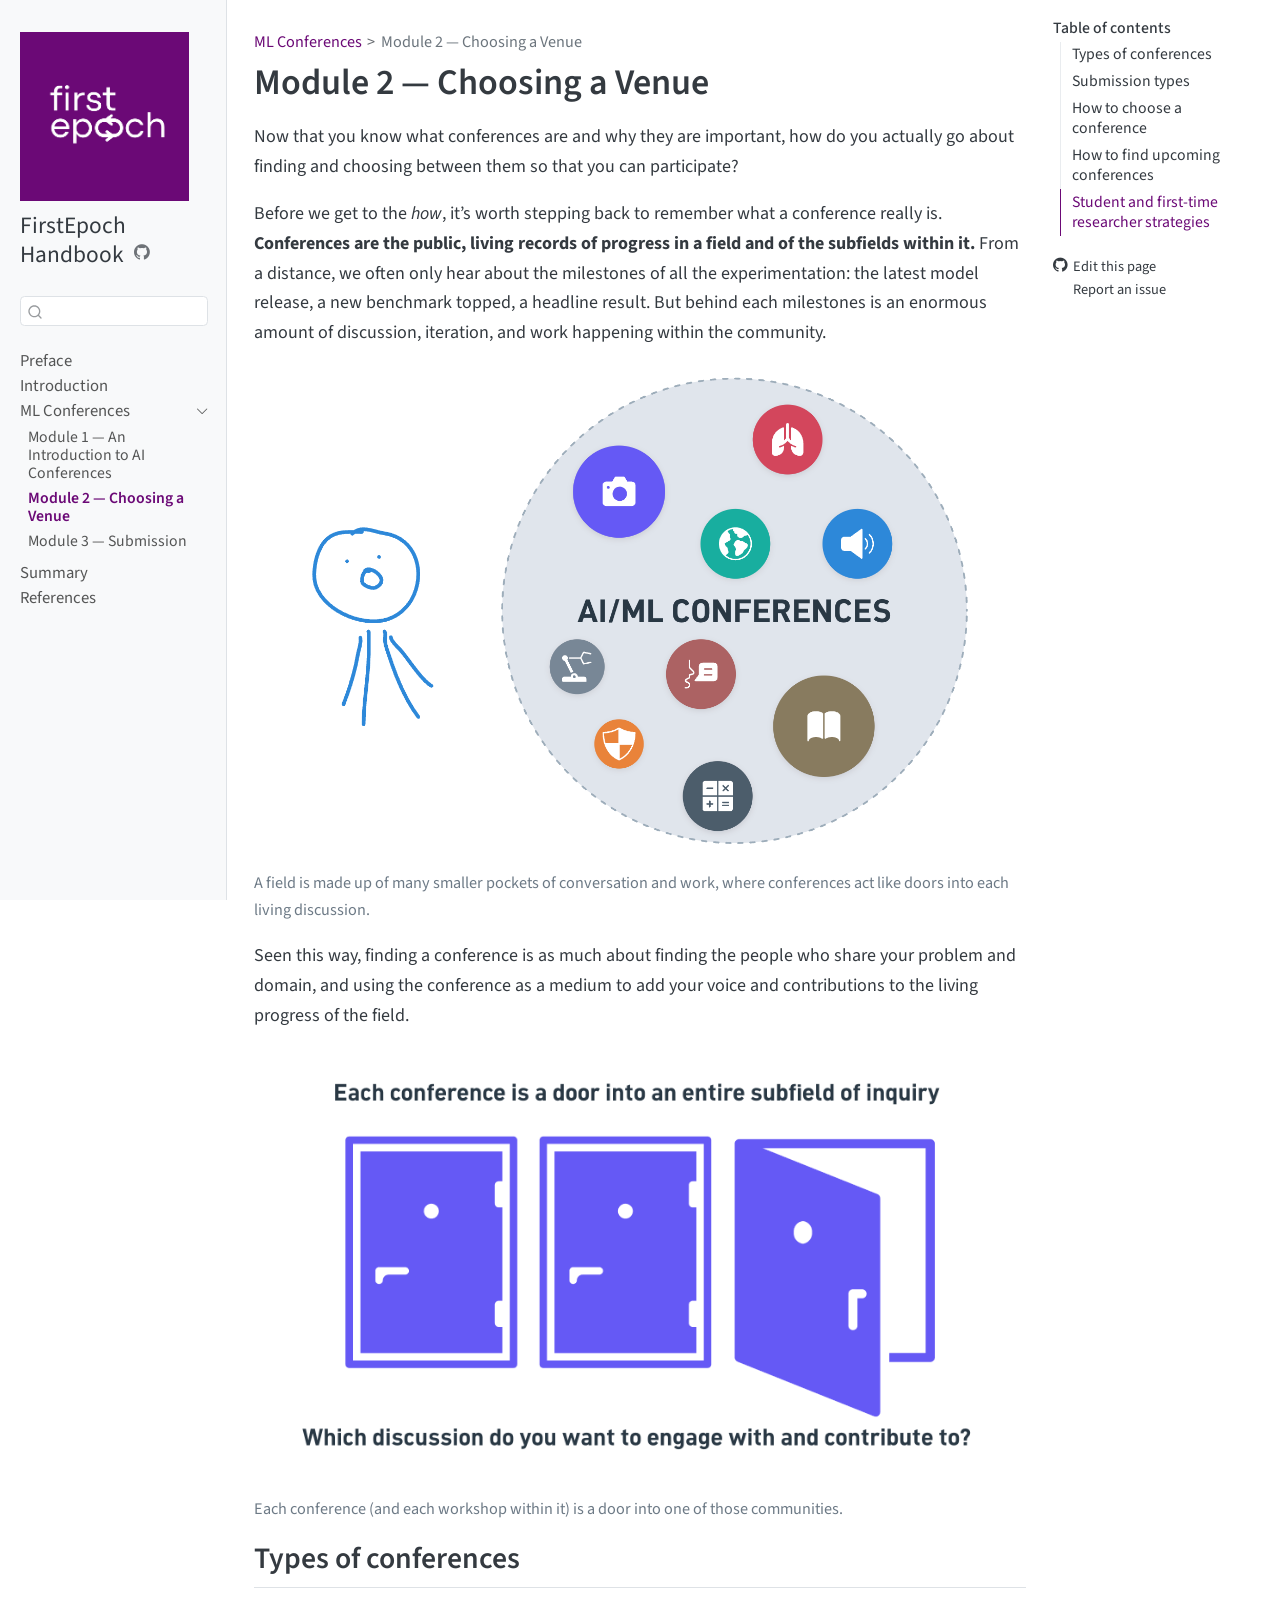
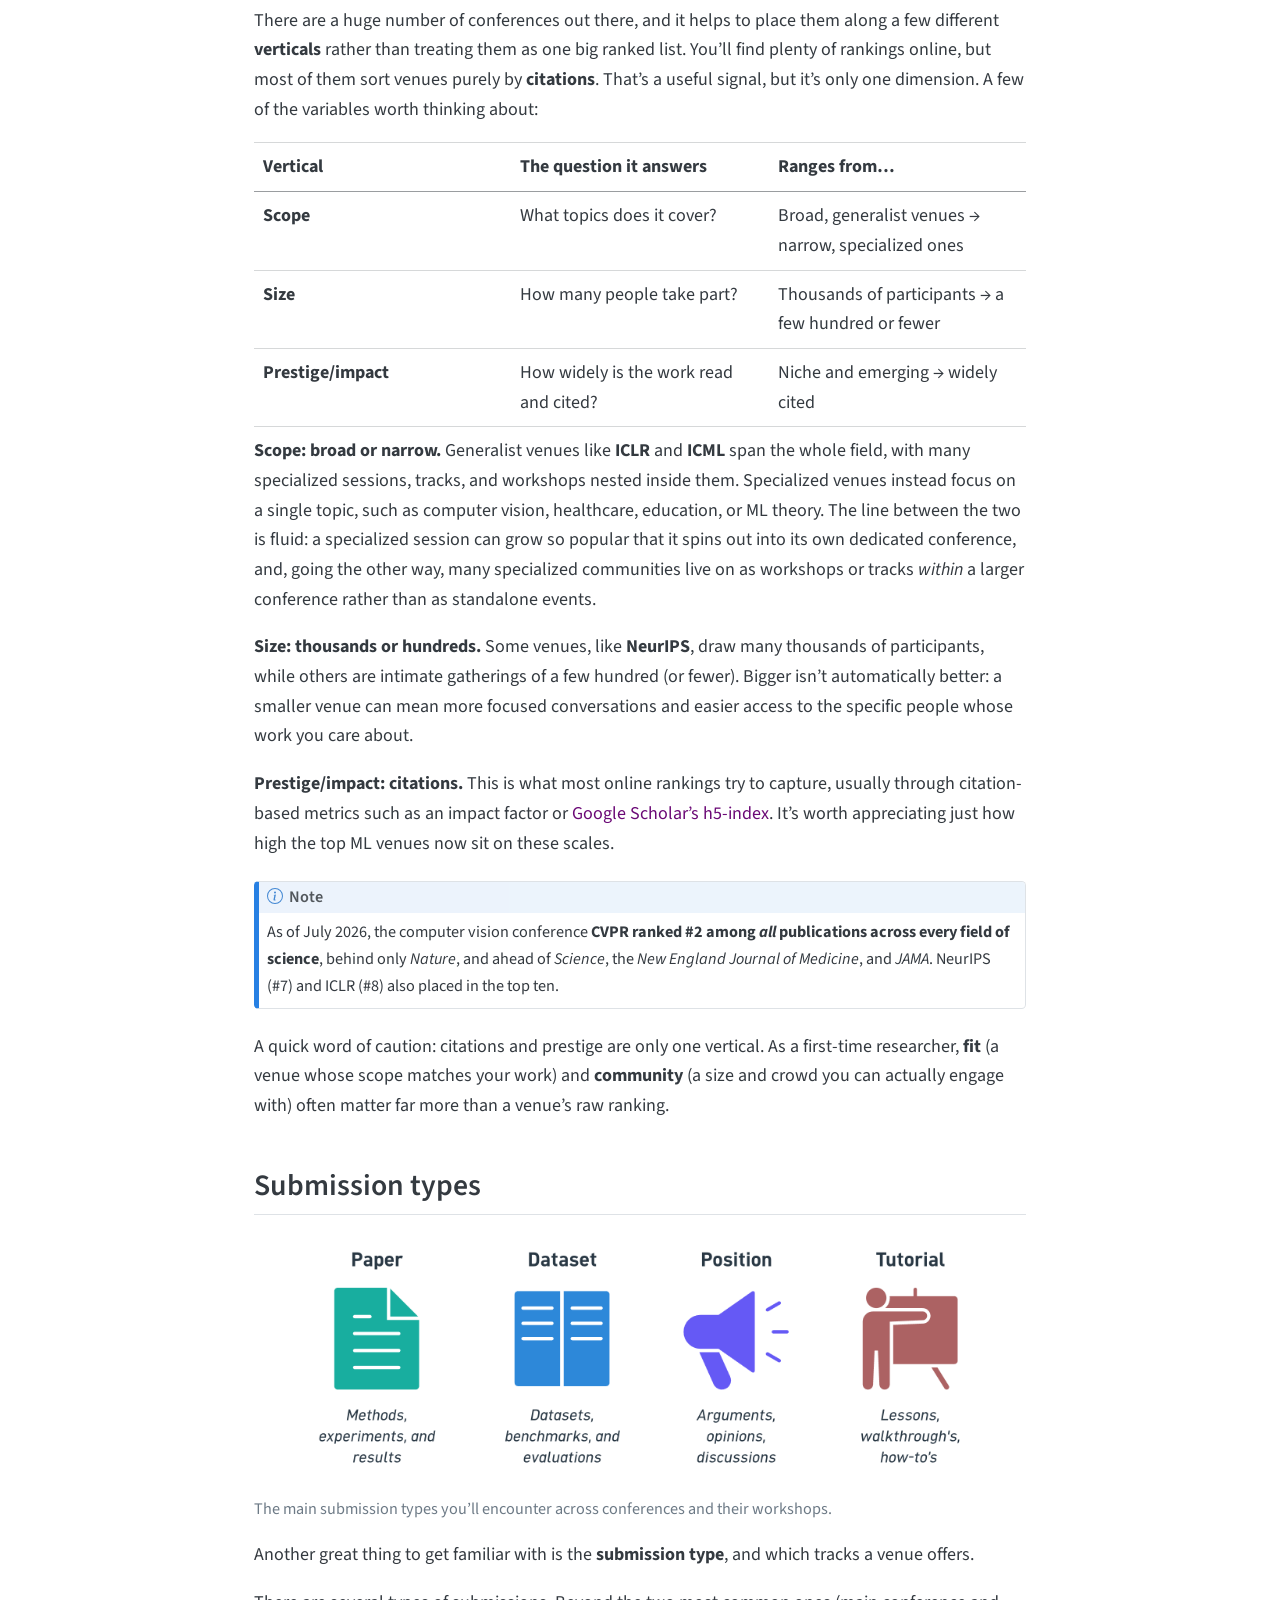
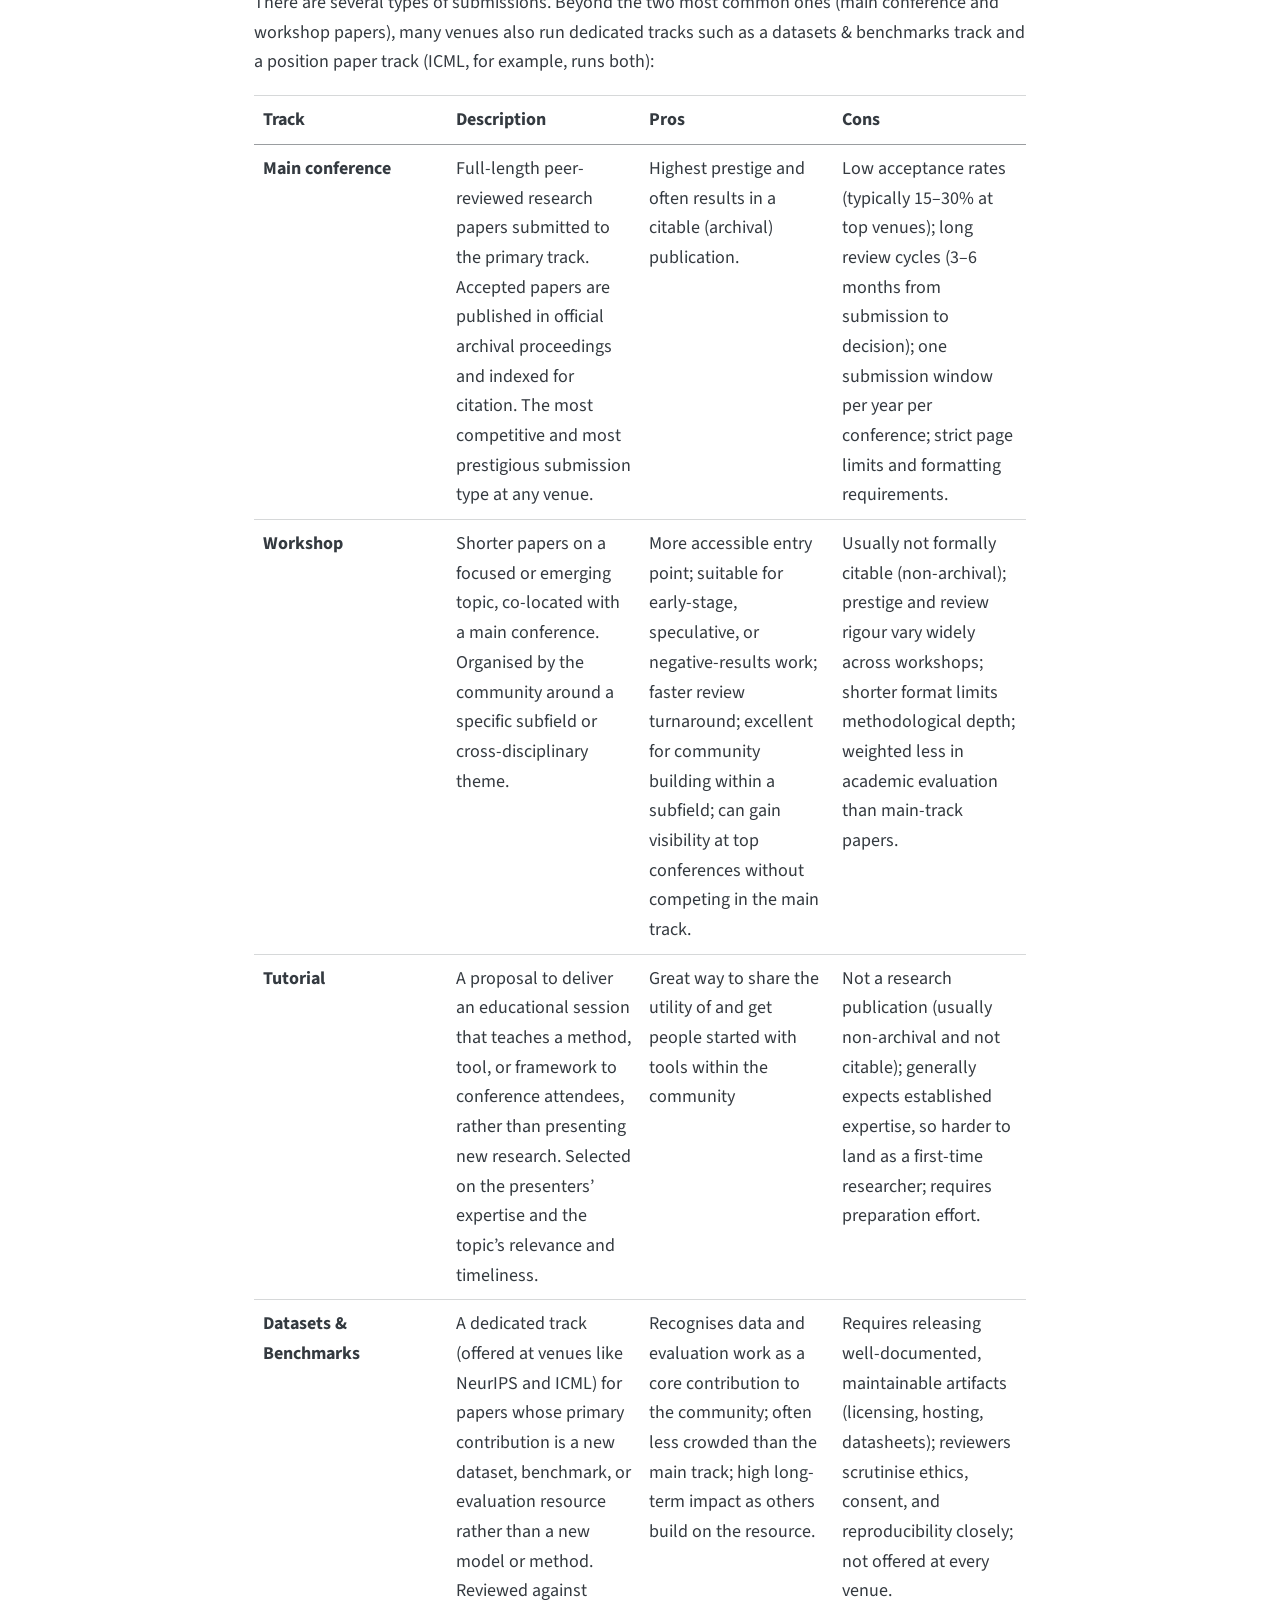
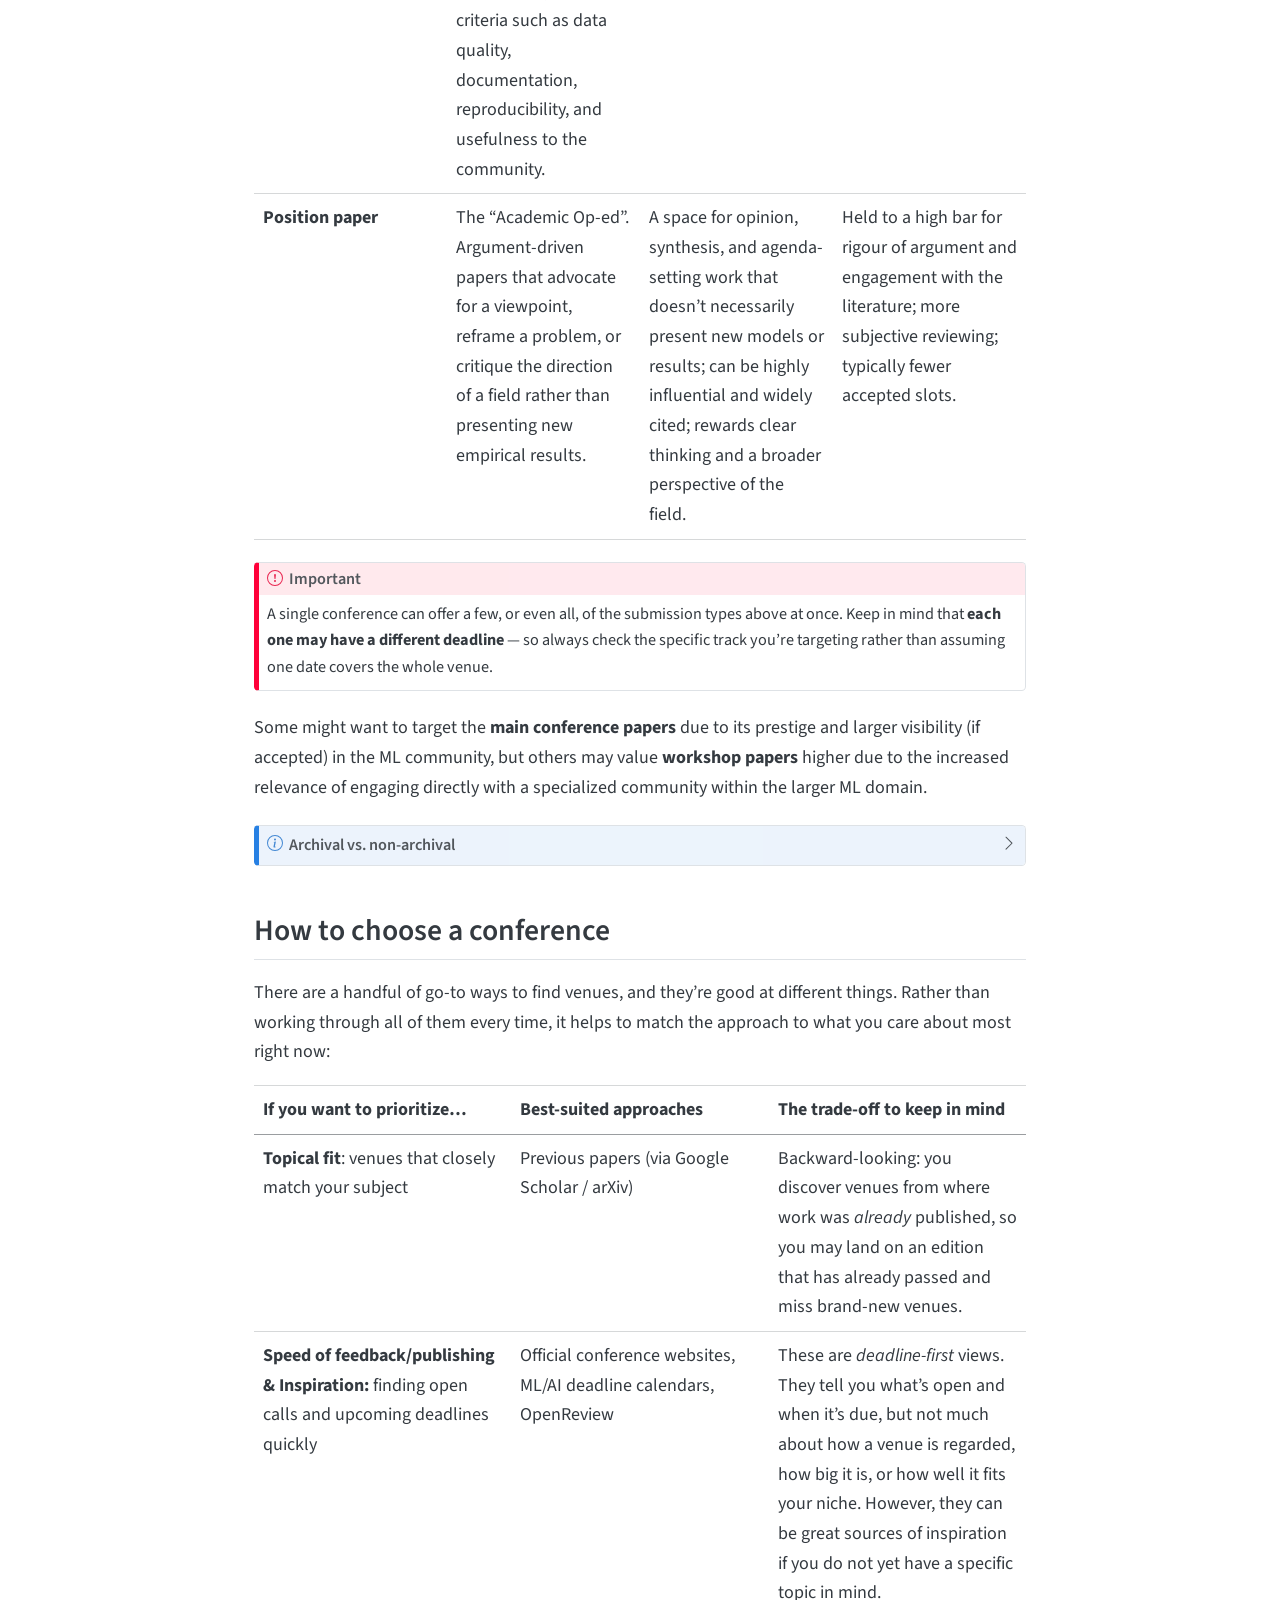
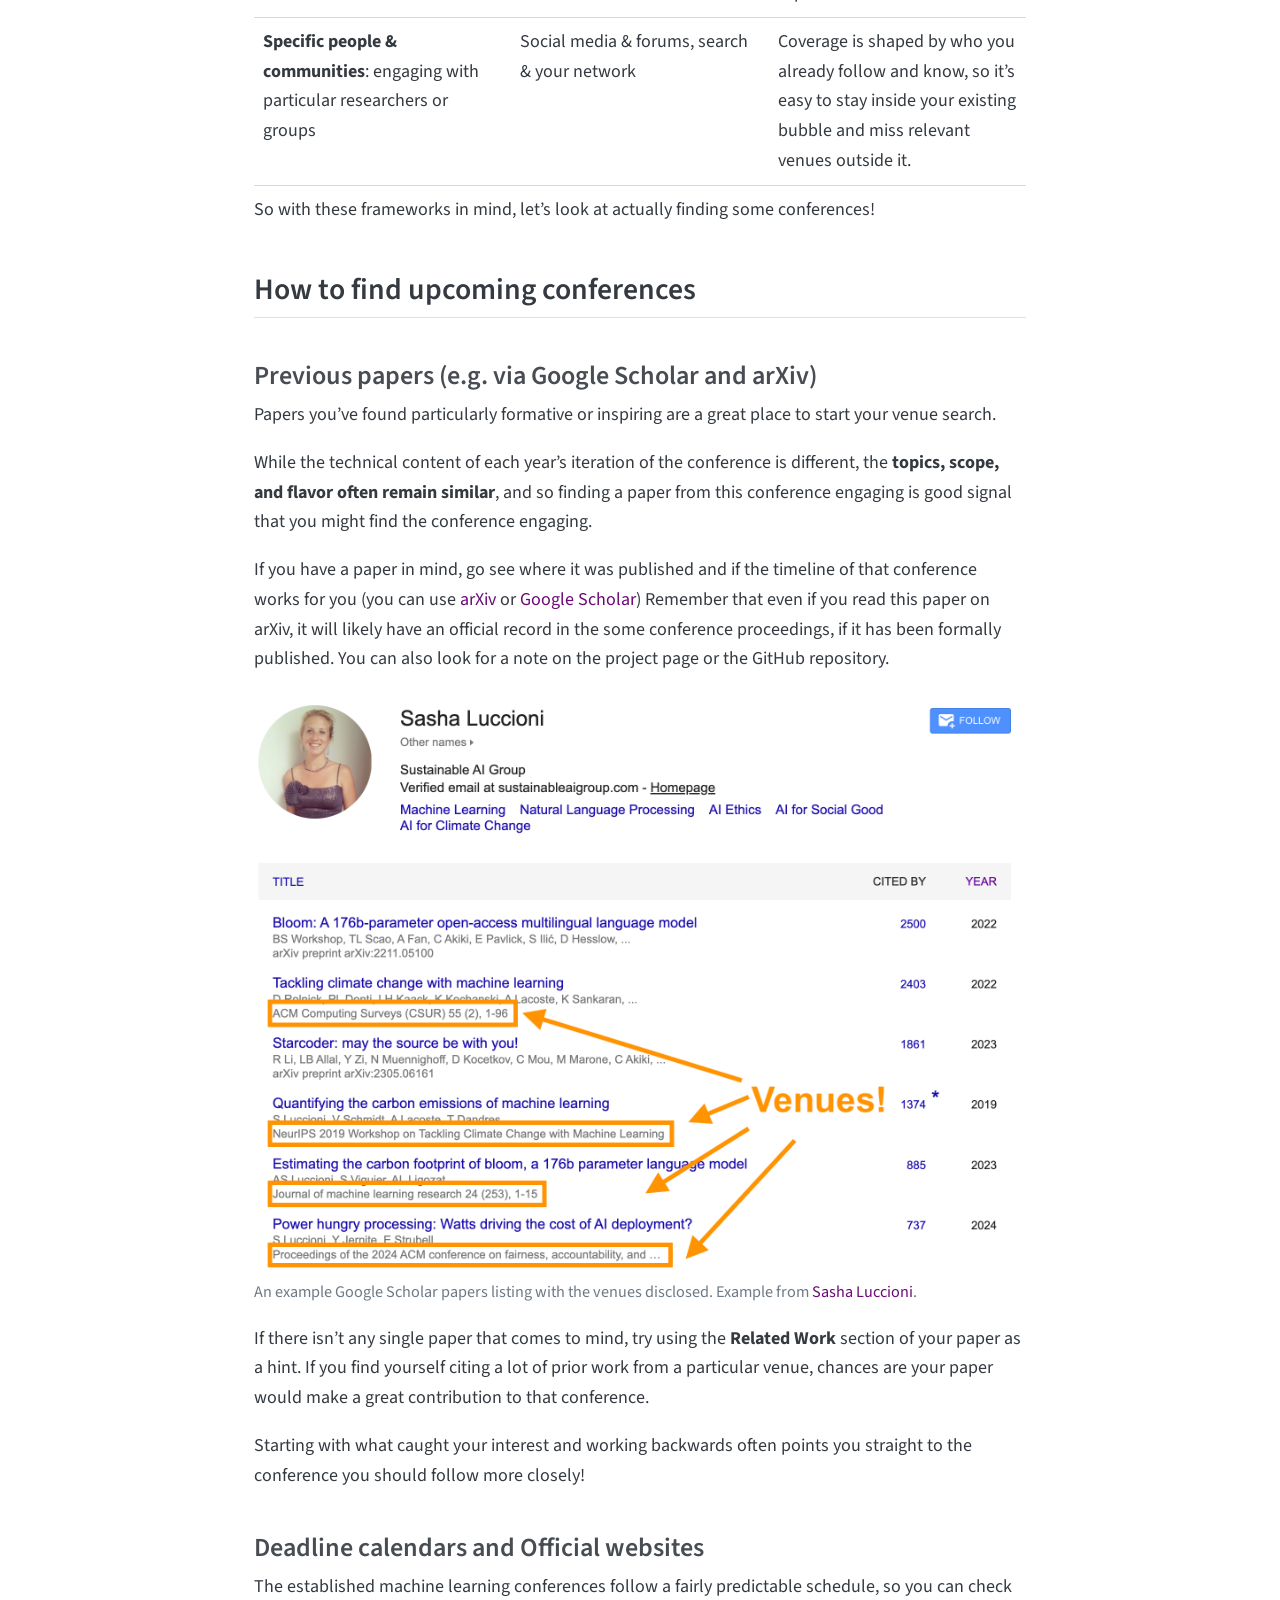
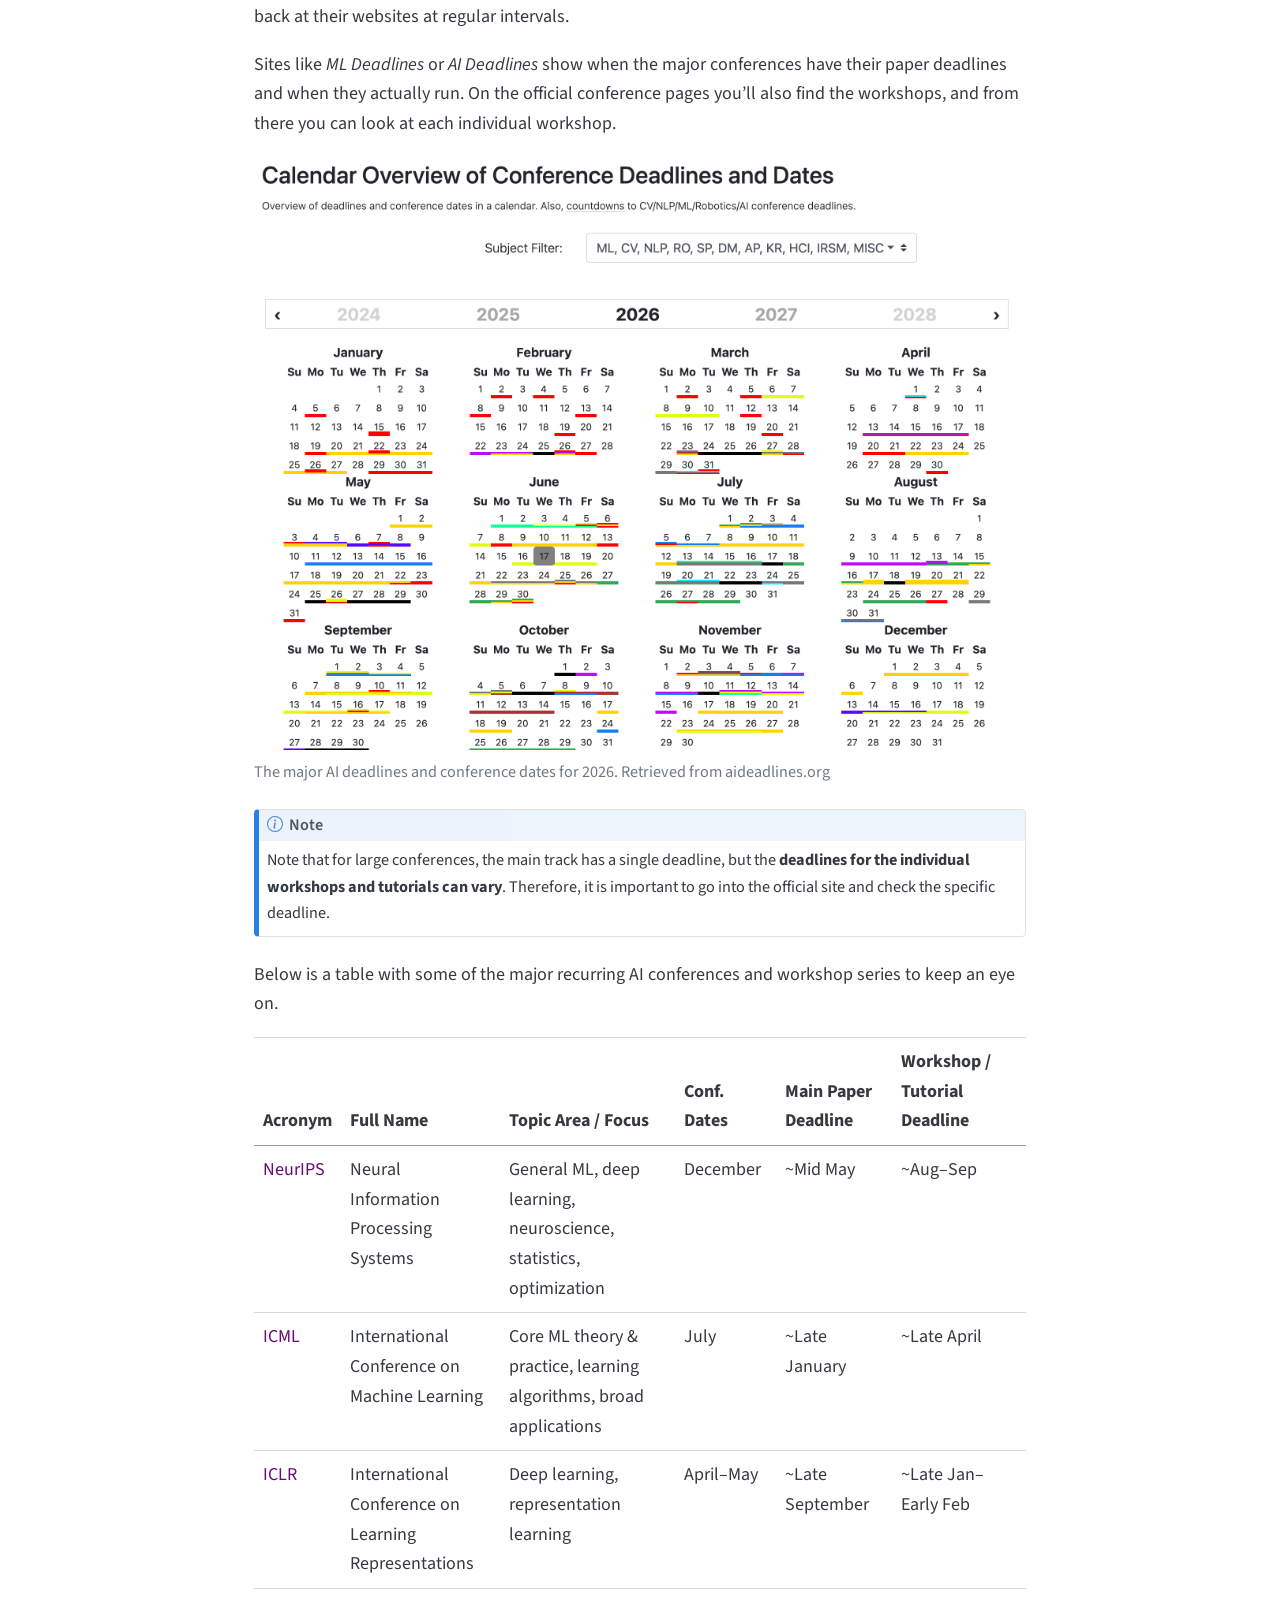
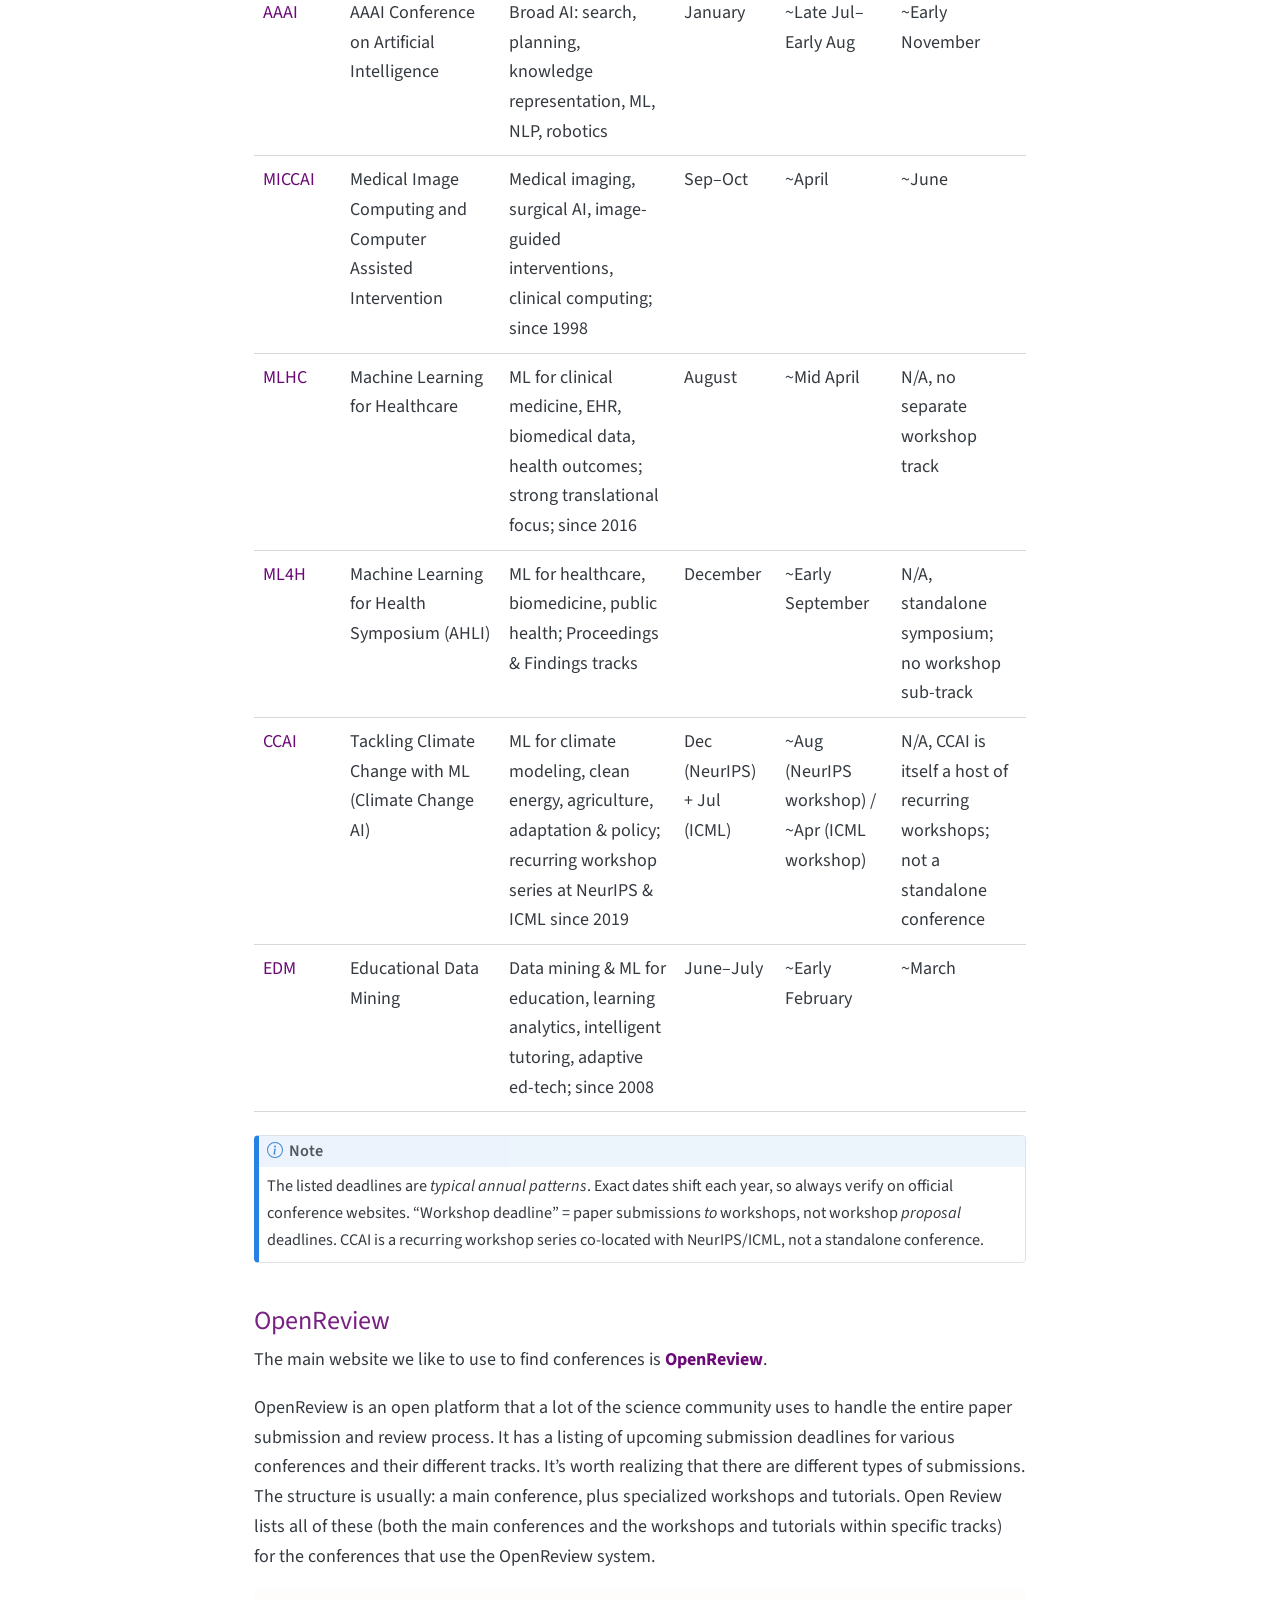
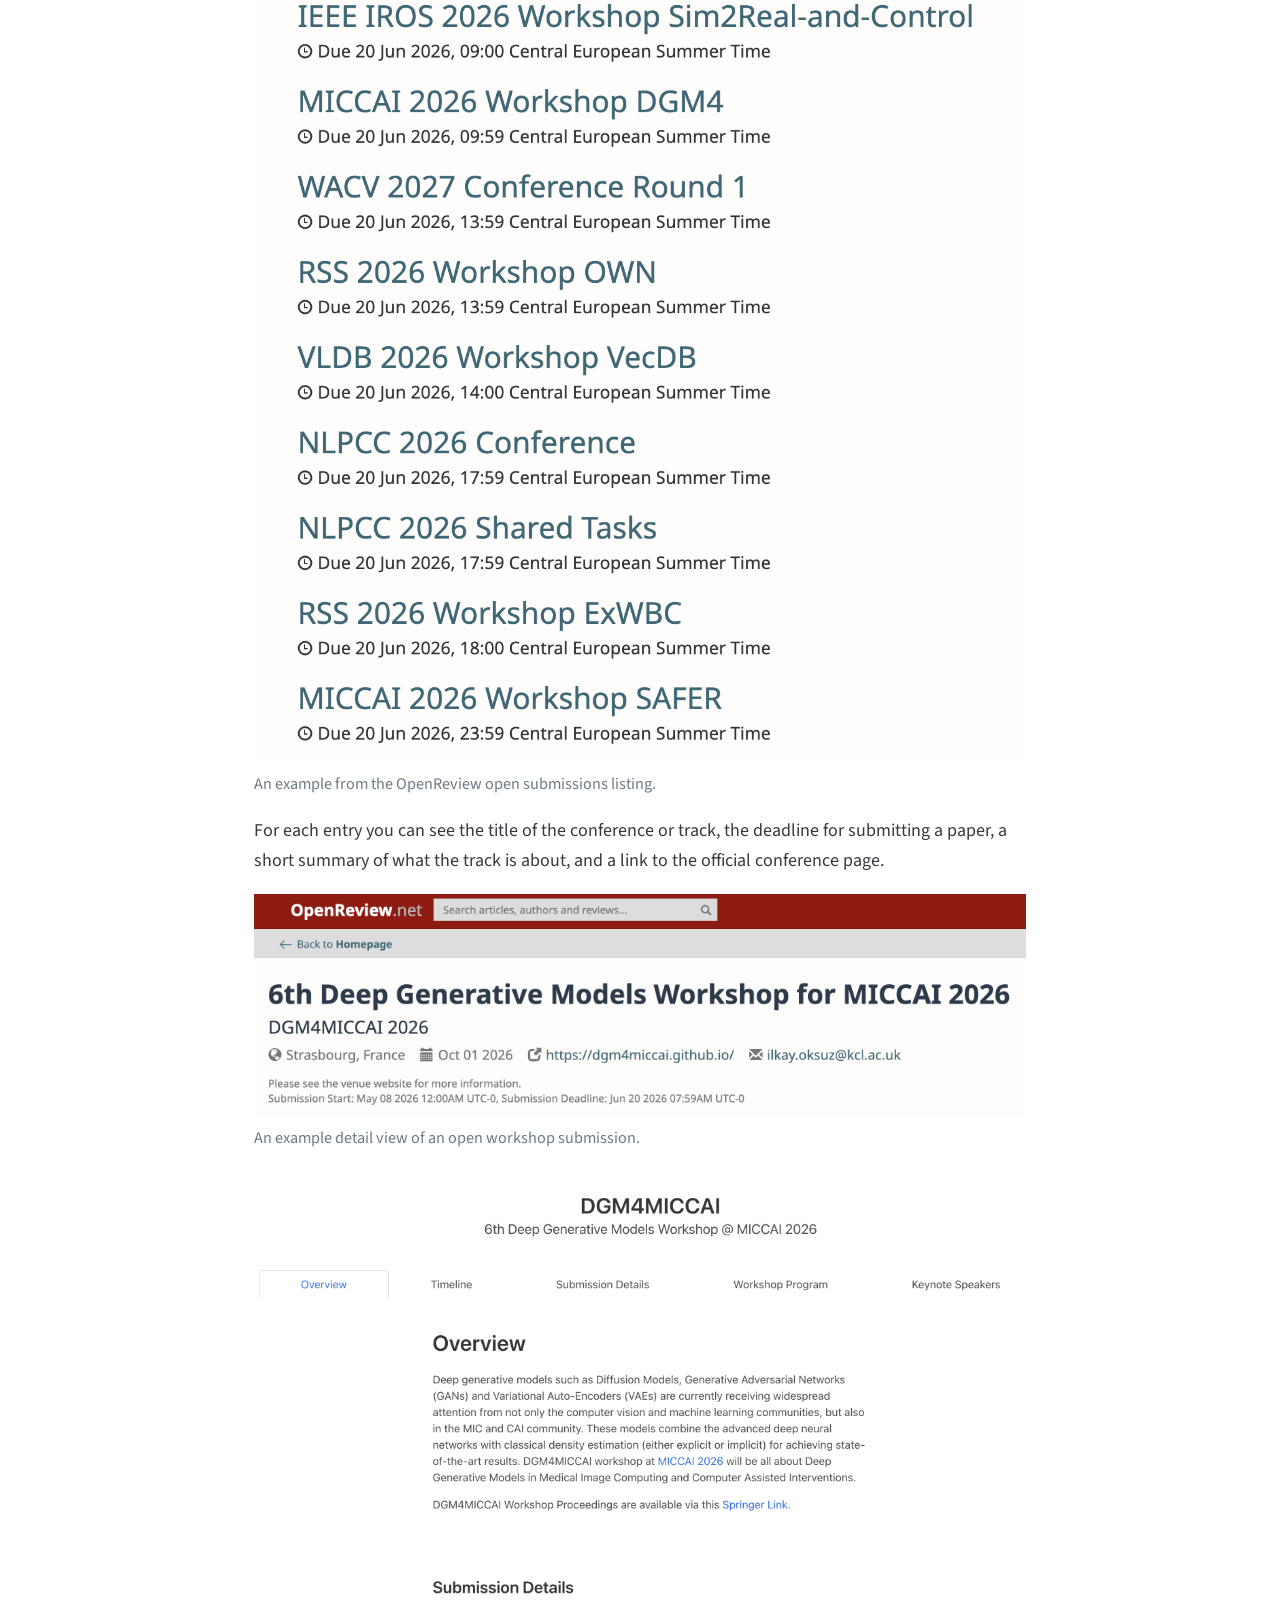
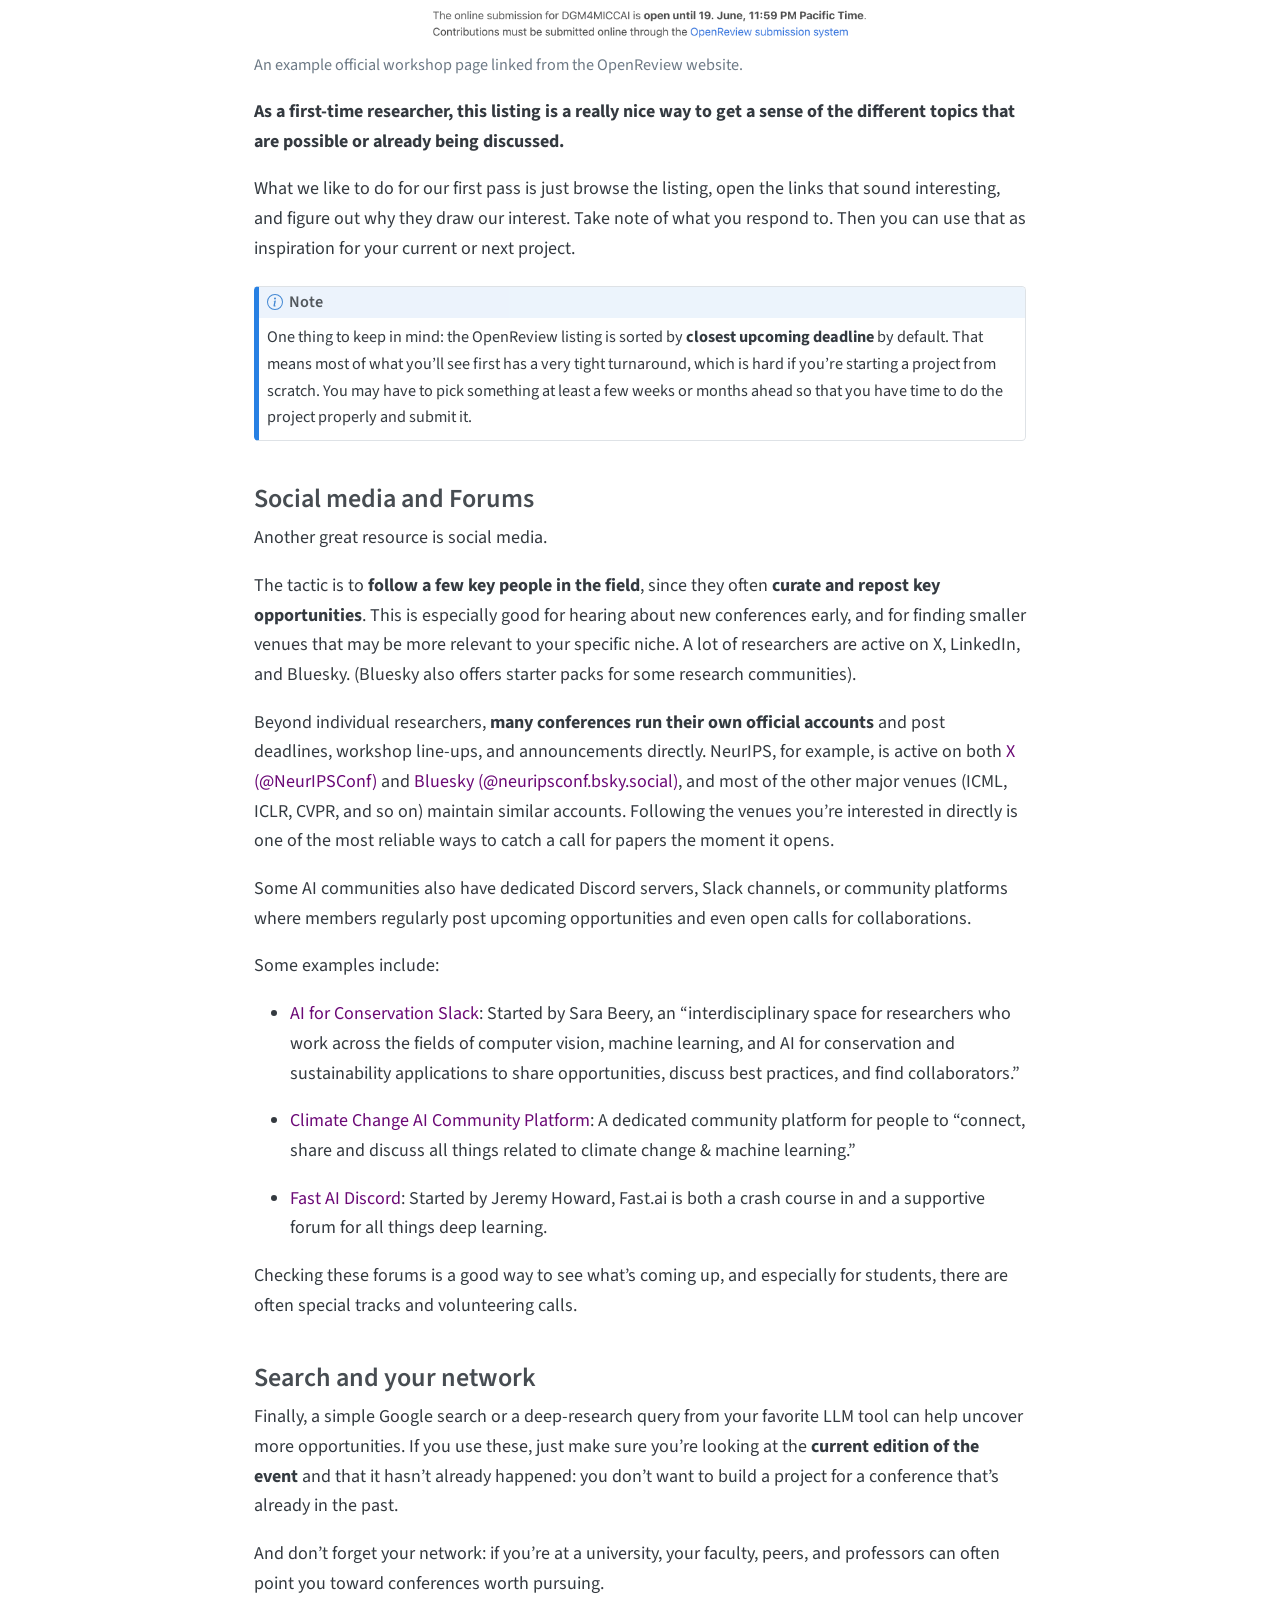
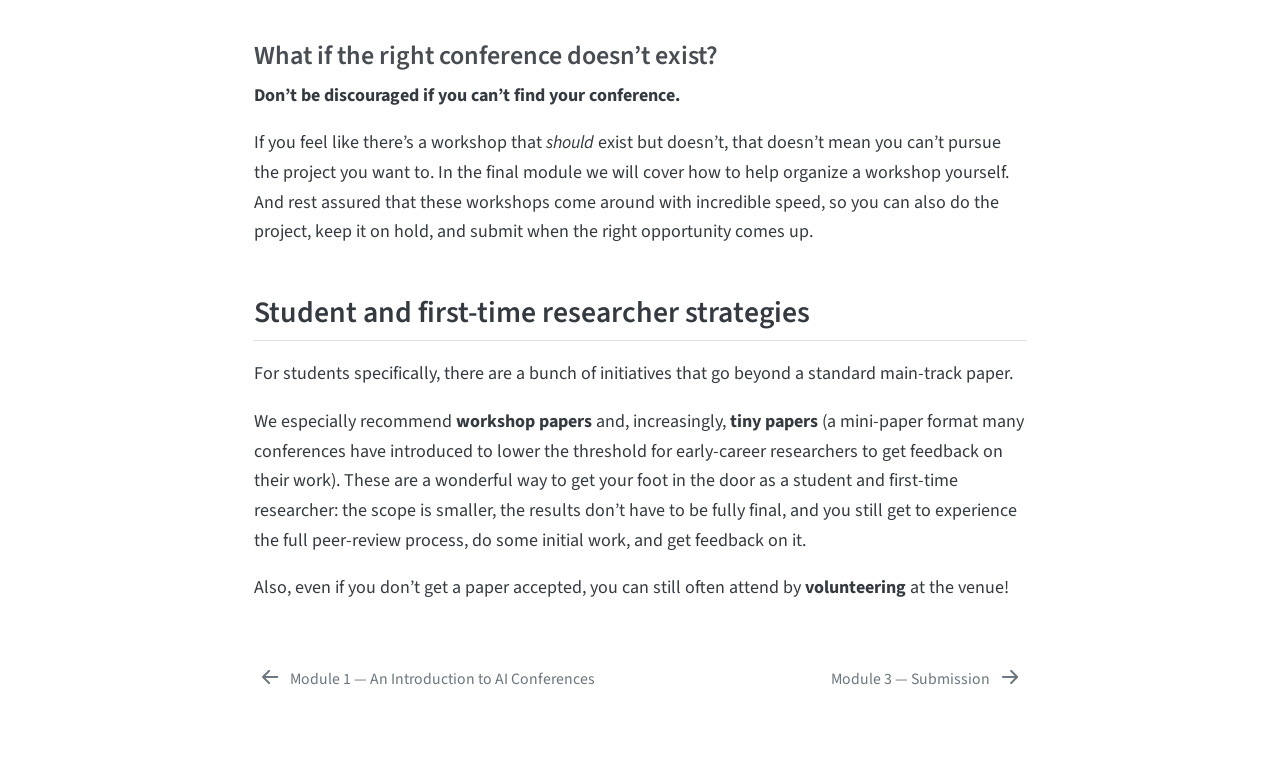
<file: ml-conferences/module-02.html>
<!DOCTYPE html>
<html xmlns="http://www.w3.org/1999/xhtml" lang="en" xml:lang="en"><head>

<meta charset="utf-8">
<meta name="generator" content="quarto-1.10.18">

<meta name="viewport" content="width=device-width, initial-scale=1.0, user-scalable=yes">


<title>Module 2 — Choosing a Venue – FirstEpoch Handbook</title>
<style>
/* Default styles provided by pandoc.
** See https://pandoc.org/MANUAL.html#variables-for-html for config info.
*/
span.smallcaps{font-variant: small-caps;}
div.columns{display: flex; gap: 1.5em;}
div.column{flex: auto;}
@media screen {
div.columns{gap: min(4vw, 1.5em);}
div.column{overflow-x: auto;}
}
div.hanging-indent{margin-left: 1.5em; text-indent: -1.5em;}
ul.task-list{list-style: none;}
ul.task-list li input[type="checkbox"] {
  width: 0.8em;
  margin: 0 0.8em 0.2em -1em; /* quarto-specific, see https://github.com/quarto-dev/quarto-cli/issues/4556 */ 
  vertical-align: middle;
}
</style>


<script src="../site_libs/quarto-nav/quarto-nav.js"></script>
<script src="../site_libs/quarto-nav/headroom.min.js"></script>
<script src="../site_libs/clipboard/clipboard.min.js"></script>
<script src="../site_libs/quarto-search/autocomplete.umd.js"></script>
<script src="../site_libs/quarto-search/fuse.min.js"></script>
<script src="../site_libs/quarto-search/quarto-search.js"></script>
<meta name="quarto:offset" content="../">
<link href="../ml-conferences/module-03.html" rel="next">
<link href="../ml-conferences/module-01.html" rel="prev">
<link href="../assets/logo-square.png" rel="icon" type="image/png">
<script src="../site_libs/quarto-html/quarto.js" type="module"></script>
<script src="../site_libs/quarto-html/tabsets/tabsets.js" type="module"></script>
<script src="../site_libs/quarto-html/popper.min.js"></script>
<script src="../site_libs/quarto-html/tippy.umd.min.js"></script>
<script src="../site_libs/quarto-html/anchor.min.js"></script>
<link href="../site_libs/quarto-html/tippy.css" rel="stylesheet">
<link href="../site_libs/quarto-html/quarto-syntax-highlighting-bb62276ab45c84d9efd712f51ff97b5a.css" rel="stylesheet" id="quarto-text-highlighting-styles">
<script src="../site_libs/bootstrap/bootstrap.min.js"></script>
<link href="../site_libs/bootstrap/bootstrap-icons.css" rel="stylesheet">
<link href="../site_libs/bootstrap/bootstrap-c74688b8ca632473d0e859265b7ac08c.min.css" rel="stylesheet" append-hash="true" id="quarto-bootstrap" data-mode="light">
<script id="quarto-search-options" type="application/json">{
  "location": "sidebar",
  "copy-button": false,
  "collapse-after": 3,
  "panel-placement": "start",
  "type": "textbox",
  "limit": 50,
  "keyboard-shortcut": [
    "f",
    "/",
    "s"
  ],
  "show-item-context": false,
  "language": {
    "search-no-results-text": "No results",
    "search-matching-documents-text": "matching documents",
    "search-copy-link-title": "Copy link to search",
    "search-hide-matches-text": "Hide additional matches",
    "search-more-match-text": "more match in this document",
    "search-more-matches-text": "more matches in this document",
    "search-clear-button-title": "Clear",
    "search-text-placeholder": "",
    "search-detached-cancel-button-title": "Cancel",
    "search-submit-button-title": "Submit",
    "search-label": "Search"
  }
}</script>


</head>

<body class="nav-sidebar docked quarto-light">

<div id="quarto-search-results"></div>
  <header id="quarto-header" class="headroom fixed-top">
  <nav class="quarto-secondary-nav">
    <div class="container-fluid d-flex">
      <button type="button" class="quarto-btn-toggle btn" data-bs-toggle="collapse" role="button" data-bs-target=".quarto-sidebar-collapse-item" aria-controls="quarto-sidebar" aria-expanded="false" aria-label="Toggle sidebar navigation" onclick="if (window.quartoToggleHeadroom) { window.quartoToggleHeadroom(); }">
        <i class="bi bi-layout-text-sidebar-reverse"></i>
      </button>
        <nav class="quarto-page-breadcrumbs" aria-label="breadcrumb"><ol class="breadcrumb"><li class="breadcrumb-item"><a href="../ml-conferences/module-01.html">ML Conferences</a></li><li class="breadcrumb-item"><a href="../ml-conferences/module-02.html"><span class="chapter-title">Module 2 — Choosing a Venue</span></a></li></ol></nav>
        <a class="flex-grow-1" role="navigation" data-bs-toggle="collapse" data-bs-target=".quarto-sidebar-collapse-item" aria-controls="quarto-sidebar" aria-expanded="false" aria-label="Toggle sidebar navigation" onclick="if (window.quartoToggleHeadroom) { window.quartoToggleHeadroom(); }">      
        </a>
      <button type="button" class="btn quarto-search-button" aria-label="Search" onclick="window.quartoOpenSearch();">
        <i class="bi bi-search"></i>
      </button>
    </div>
  </nav>
</header>
<!-- content -->
<div id="quarto-content" class="quarto-container page-columns page-rows-contents page-layout-article">
<!-- sidebar -->
  <nav id="quarto-sidebar" class="sidebar collapse collapse-horizontal quarto-sidebar-collapse-item sidebar-navigation docked overflow-auto">
    <div class="pt-lg-2 mt-2 text-left sidebar-header sidebar-header-stacked">
      <a href="../index.html" class="sidebar-logo-link">
      <img src="../assets/logo-square.png" alt="" class="sidebar-logo light-content py-0 d-lg-inline d-none">
      <img src="../assets/logo-square.png" alt="" class="sidebar-logo dark-content py-0 d-lg-inline d-none">
      </a>
    <div class="sidebar-title mb-0 py-0">
      <a href="../">FirstEpoch Handbook</a> 
        <div class="sidebar-tools-main">
    <a href="https://github.com/firstepoch/handbook" title="Source Code" class="quarto-navigation-tool px-1" aria-label="Source Code"><i class="bi bi-github"></i></a>
</div>
    </div>
      </div>
        <div class="mt-2 flex-shrink-0 align-items-center">
        <div class="sidebar-search">
        <div id="quarto-search" class="" title="Search"></div>
        </div>
        </div>
    <div class="sidebar-menu-container"> 
    <ul class="list-unstyled mt-1">
        <li class="sidebar-item">
  <div class="sidebar-item-container"> 
  <a href="../index.html" class="sidebar-item-text sidebar-link">
 <span class="menu-text">Preface</span></a>
  </div>
</li>
        <li class="sidebar-item">
  <div class="sidebar-item-container"> 
  <a href="../intro.html" class="sidebar-item-text sidebar-link"><span class="chapter-title">Introduction</span></a>
  </div>
</li>
        <li class="sidebar-item sidebar-item-section">
      <div class="sidebar-item-container"> 
            <a class="sidebar-item-text sidebar-link text-start" data-bs-toggle="collapse" data-bs-target="#quarto-sidebar-section-1" role="navigation" aria-expanded="true">
 <span class="menu-text">ML Conferences</span></a>
          <a class="sidebar-item-toggle text-start" data-bs-toggle="collapse" data-bs-target="#quarto-sidebar-section-1" role="navigation" aria-expanded="true" aria-label="Toggle section">
            <i class="bi bi-chevron-right ms-2"></i>
          </a> 
      </div>
      <ul id="quarto-sidebar-section-1" class="collapse list-unstyled sidebar-section depth1 show">  
          <li class="sidebar-item">
  <div class="sidebar-item-container"> 
  <a href="../ml-conferences/module-01.html" class="sidebar-item-text sidebar-link"><span class="chapter-title">Module 1 — An Introduction to AI Conferences</span></a>
  </div>
</li>
          <li class="sidebar-item">
  <div class="sidebar-item-container"> 
  <a href="../ml-conferences/module-02.html" class="sidebar-item-text sidebar-link active"><span class="chapter-title">Module 2 — Choosing a Venue</span></a>
  </div>
</li>
          <li class="sidebar-item">
  <div class="sidebar-item-container"> 
  <a href="../ml-conferences/module-03.html" class="sidebar-item-text sidebar-link"><span class="chapter-title">Module 3 — Submission</span></a>
  </div>
</li>
      </ul>
  </li>
        <li class="sidebar-item">
  <div class="sidebar-item-container"> 
  <a href="../summary.html" class="sidebar-item-text sidebar-link"><span class="chapter-title">Summary</span></a>
  </div>
</li>
        <li class="sidebar-item">
  <div class="sidebar-item-container"> 
  <a href="../references.html" class="sidebar-item-text sidebar-link">
 <span class="menu-text">References</span></a>
  </div>
</li>
    </ul>
    </div>
</nav>
<div id="quarto-sidebar-glass" class="quarto-sidebar-collapse-item" data-bs-toggle="collapse" data-bs-target=".quarto-sidebar-collapse-item"></div>
<!-- margin-sidebar -->
    <div id="quarto-margin-sidebar" class="sidebar margin-sidebar">
        <nav id="TOC" role="doc-toc" class="toc-active">
    <h2 id="toc-title">Table of contents</h2>
   
  <ul>
  <li><a href="#types-of-conferences" id="toc-types-of-conferences" class="nav-link active" data-scroll-target="#types-of-conferences">Types of conferences</a></li>
  <li><a href="#submission-types" id="toc-submission-types" class="nav-link" data-scroll-target="#submission-types">Submission types</a></li>
  <li><a href="#how-to-choose-a-conference" id="toc-how-to-choose-a-conference" class="nav-link" data-scroll-target="#how-to-choose-a-conference">How to choose a conference</a></li>
  <li><a href="#how-to-find-upcoming-conferences" id="toc-how-to-find-upcoming-conferences" class="nav-link" data-scroll-target="#how-to-find-upcoming-conferences">How to find upcoming conferences</a>
  <ul class="collapse">
  <li><a href="#previous-papers-e.g.-via-google-scholar-and-arxiv" id="toc-previous-papers-e.g.-via-google-scholar-and-arxiv" class="nav-link" data-scroll-target="#previous-papers-e.g.-via-google-scholar-and-arxiv">Previous papers (e.g.&nbsp;via Google Scholar and arXiv)</a></li>
  <li><a href="#deadline-calendars-and-official-websites" id="toc-deadline-calendars-and-official-websites" class="nav-link" data-scroll-target="#deadline-calendars-and-official-websites">Deadline calendars and Official websites</a></li>
  <li><a href="#openreview" id="toc-openreview" class="nav-link" data-scroll-target="#openreview">OpenReview</a></li>
  <li><a href="#social-media-and-forums" id="toc-social-media-and-forums" class="nav-link" data-scroll-target="#social-media-and-forums">Social media and Forums</a></li>
  <li><a href="#search-and-your-network" id="toc-search-and-your-network" class="nav-link" data-scroll-target="#search-and-your-network">Search and your network</a></li>
  <li><a href="#what-if-the-right-conference-doesnt-exist" id="toc-what-if-the-right-conference-doesnt-exist" class="nav-link" data-scroll-target="#what-if-the-right-conference-doesnt-exist">What if the right conference doesn’t exist?</a></li>
  </ul></li>
  <li><a href="#student-and-first-time-researcher-strategies" id="toc-student-and-first-time-researcher-strategies" class="nav-link" data-scroll-target="#student-and-first-time-researcher-strategies">Student and first-time researcher strategies</a></li>
  </ul>
<div class="toc-actions"><ul><li><a href="https://github.com/firstepoch/handbook/edit/main/ml-conferences/module-02.qmd" class="toc-action"><i class="bi bi-github"></i>Edit this page</a></li><li><a href="https://github.com/firstepoch/handbook/issues/new" class="toc-action"><i class="bi empty"></i>Report an issue</a></li></ul></div></nav>
    </div>
<!-- main -->
<main class="content" id="quarto-document-content">

<header id="title-block-header" class="quarto-title-block default"><nav class="quarto-page-breadcrumbs quarto-title-breadcrumbs d-none d-lg-block" aria-label="breadcrumb"><ol class="breadcrumb"><li class="breadcrumb-item"><a href="../ml-conferences/module-01.html">ML Conferences</a></li><li class="breadcrumb-item"><a href="../ml-conferences/module-02.html"><span class="chapter-title">Module 2 — Choosing a Venue</span></a></li></ol></nav>
<div class="quarto-title">
<h1 class="title"><span class="chapter-title">Module 2 — Choosing a Venue</span></h1>
</div>



<div class="quarto-title-meta">

    
  
    
  </div>
  


</header>


<p>Now that you know what conferences are and why they are important, how do you actually go about finding and choosing between them so that you can participate?</p>
<p>Before we get to the <em>how</em>, it’s worth stepping back to remember what a conference really is. <strong>Conferences are the public, living records of progress in a field and of the subfields within it.</strong> From a distance, we often only hear about the milestones of all the experimentation: the latest model release, a new benchmark topped, a headline result. But behind each milestones is an enormous amount of discussion, iteration, and work happening within the community.</p>
<div id="conference-bubbles" class="quarto-figure quarto-figure-center anchored">
<figure class="figure">
<p><img src="../assets/images/conference-as-bubbles.png" class="img-fluid figure-img" style="width:100.0%"></p>
<figcaption>A field is made up of many smaller pockets of conversation and work, where conferences act like doors into each living discussion.</figcaption>
</figure>
</div>
<p>Seen this way, finding a conference is as much about finding the people who share your problem and domain, and using the conference as a medium to add your voice and contributions to the living progress of the field.</p>
<div id="conference-door" class="quarto-figure quarto-figure-center anchored">
<figure class="figure">
<p><img src="../assets/images/conference-as-door.png" class="img-fluid figure-img" style="width:100.0%"></p>
<figcaption>Each conference (and each workshop within it) is a door into one of those communities.</figcaption>
</figure>
</div>
<section id="types-of-conferences" class="level2">
<h2 class="anchored" data-anchor-id="types-of-conferences">Types of conferences</h2>
<p>There are a huge number of conferences out there, and it helps to place them along a few different <strong>verticals</strong> rather than treating them as one big ranked list. You’ll find plenty of rankings online, but most of them sort venues purely by <strong>citations</strong>. That’s a useful signal, but it’s only one dimension. A few of the variables worth thinking about:</p>
<table class="caption-top table">
<colgroup>
<col style="width: 33%">
<col style="width: 33%">
<col style="width: 33%">
</colgroup>
<thead>
<tr class="header">
<th>Vertical</th>
<th>The question it answers</th>
<th>Ranges from…</th>
</tr>
</thead>
<tbody>
<tr class="odd">
<td><strong>Scope</strong></td>
<td>What topics does it cover?</td>
<td>Broad, generalist venues → narrow, specialized ones</td>
</tr>
<tr class="even">
<td><strong>Size</strong></td>
<td>How many people take part?</td>
<td>Thousands of participants → a few hundred or fewer</td>
</tr>
<tr class="odd">
<td><strong>Prestige/impact</strong></td>
<td>How widely is the work read and cited?</td>
<td>Niche and emerging → widely cited</td>
</tr>
</tbody>
</table>
<p><strong>Scope: broad or narrow.</strong> Generalist venues like <strong>ICLR</strong> and <strong>ICML</strong> span the whole field, with many specialized sessions, tracks, and workshops nested inside them. Specialized venues instead focus on a single topic, such as computer vision, healthcare, education, or ML theory. The line between the two is fluid: a specialized session can grow so popular that it spins out into its own dedicated conference, and, going the other way, many specialized communities live on as workshops or tracks <em>within</em> a larger conference rather than as standalone events.</p>
<p><strong>Size: thousands or hundreds.</strong> Some venues, like <strong>NeurIPS</strong>, draw many thousands of participants, while others are intimate gatherings of a few hundred (or fewer). Bigger isn’t automatically better: a smaller venue can mean more focused conversations and easier access to the specific people whose work you care about.</p>
<p><strong>Prestige/impact: citations.</strong> This is what most online rankings try to capture, usually through citation-based metrics such as an impact factor or <a href="https://scholar.google.com/citations?view_op=top_venues&amp;hl=en">Google Scholar’s h5-index</a>. It’s worth appreciating just how high the top ML venues now sit on these scales.</p>
<div class="callout callout-style-default callout-note callout-titled">
<div class="callout-header d-flex align-content-center">
<div class="callout-icon-container">
<i class="callout-icon"></i>
</div>
<div class="callout-title-container flex-fill">
Note
</div>
</div>
<div class="callout-body-container callout-body">
<p>As of July 2026, the computer vision conference <strong>CVPR ranked #2 among <em>all</em> publications across every field of science</strong>, behind only <em>Nature</em>, and ahead of <em>Science</em>, the <em>New England Journal of Medicine</em>, and <em>JAMA</em>. NeurIPS (#7) and ICLR (#8) also placed in the top ten.</p>
</div>
</div>
<p>A quick word of caution: citations and prestige are only one vertical. As a first-time researcher, <strong>fit</strong> (a venue whose scope matches your work) and <strong>community</strong> (a size and crowd you can actually engage with) often matter far more than a venue’s raw ranking.</p>
</section>
<section id="submission-types" class="level2">
<h2 class="anchored" data-anchor-id="submission-types">Submission types</h2>
<div id="conferences-submission-types" class="quarto-figure quarto-figure-center anchored">
<figure class="figure">
<p><img src="../assets/images/conferences-submission-types.png" class="img-fluid figure-img" style="width:100.0%"></p>
<figcaption>The main submission types you’ll encounter across conferences and their workshops.</figcaption>
</figure>
</div>
<p>Another great thing to get familiar with is the <strong>submission type</strong>, and which tracks a venue offers.</p>
<p>There are several types of submissions. Beyond the two most common ones (main conference and workshop papers), many venues also run dedicated tracks such as a datasets &amp; benchmarks track and a position paper track (ICML, for example, runs both):</p>
<table class="caption-top table">
<colgroup>
<col style="width: 25%">
<col style="width: 25%">
<col style="width: 25%">
<col style="width: 25%">
</colgroup>
<thead>
<tr class="header">
<th>Track</th>
<th>Description</th>
<th>Pros</th>
<th>Cons</th>
</tr>
</thead>
<tbody>
<tr class="odd">
<td><strong>Main conference</strong></td>
<td>Full-length peer-reviewed research papers submitted to the primary track. Accepted papers are published in official archival proceedings and indexed for citation. The most competitive and most prestigious submission type at any venue.</td>
<td>Highest prestige and often results in a citable (archival) publication.</td>
<td>Low acceptance rates (typically 15–30% at top venues); long review cycles (3–6 months from submission to decision); one submission window per year per conference; strict page limits and formatting requirements.</td>
</tr>
<tr class="even">
<td><strong>Workshop</strong></td>
<td>Shorter papers on a focused or emerging topic, co-located with a main conference. Organised by the community around a specific subfield or cross-disciplinary theme.</td>
<td>More accessible entry point; suitable for early-stage, speculative, or negative-results work; faster review turnaround; excellent for community building within a subfield; can gain visibility at top conferences without competing in the main track.</td>
<td>Usually not formally citable (non-archival); prestige and review rigour vary widely across workshops; shorter format limits methodological depth; weighted less in academic evaluation than main-track papers.</td>
</tr>
<tr class="odd">
<td><strong>Tutorial</strong></td>
<td>A proposal to deliver an educational session that teaches a method, tool, or framework to conference attendees, rather than presenting new research. Selected on the presenters’ expertise and the topic’s relevance and timeliness.</td>
<td>Great way to share the utility of and get people started with tools within the community</td>
<td>Not a research publication (usually non-archival and not citable); generally expects established expertise, so harder to land as a first-time researcher; requires preparation effort.</td>
</tr>
<tr class="even">
<td><strong>Datasets &amp; Benchmarks</strong></td>
<td>A dedicated track (offered at venues like NeurIPS and ICML) for papers whose primary contribution is a new dataset, benchmark, or evaluation resource rather than a new model or method. Reviewed against criteria such as data quality, documentation, reproducibility, and usefulness to the community.</td>
<td>Recognises data and evaluation work as a core contribution to the community; often less crowded than the main track; high long-term impact as others build on the resource.</td>
<td>Requires releasing well-documented, maintainable artifacts (licensing, hosting, datasheets); reviewers scrutinise ethics, consent, and reproducibility closely; not offered at every venue.</td>
</tr>
<tr class="odd">
<td><strong>Position paper</strong></td>
<td>The “Academic Op-ed”. Argument-driven papers that advocate for a viewpoint, reframe a problem, or critique the direction of a field rather than presenting new empirical results.</td>
<td>A space for opinion, synthesis, and agenda-setting work that doesn’t necessarily present new models or results; can be highly influential and widely cited; rewards clear thinking and a broader perspective of the field.</td>
<td>Held to a high bar for rigour of argument and engagement with the literature; more subjective reviewing; typically fewer accepted slots.</td>
</tr>
</tbody>
</table>
<div class="callout callout-style-default callout-important callout-titled">
<div class="callout-header d-flex align-content-center">
<div class="callout-icon-container">
<i class="callout-icon"></i>
</div>
<div class="callout-title-container flex-fill">
Important
</div>
</div>
<div class="callout-body-container callout-body">
<p>A single conference can offer a few, or even all, of the submission types above at once. Keep in mind that <strong>each one may have a different deadline</strong> — so always check the specific track you’re targeting rather than assuming one date covers the whole venue.</p>
</div>
</div>
<p>Some might want to target the <strong>main conference papers</strong> due to its prestige and larger visibility (if accepted) in the ML community, but others may value <strong>workshop papers</strong> higher due to the increased relevance of engaging directly with a specialized community within the larger ML domain.</p>
<div class="callout callout-style-default callout-note callout-titled">
<div class="callout-header d-flex align-content-center collapsed" data-bs-toggle="collapse" data-bs-target=".callout-3-contents" aria-controls="callout-3" aria-expanded="false" aria-label="Toggle callout">
<div class="callout-icon-container">
<i class="callout-icon"></i>
</div>
<div class="callout-title-container flex-fill">
<span class="screen-reader-only">Note</span>Archival vs.&nbsp;non-archival
</div>
<div class="callout-btn-toggle d-inline-block border-0 py-1 ps-1 pe-0 float-end"><i class="callout-toggle"></i></div>
</div>
<div id="callout-3" class="callout-3-contents callout-collapse collapse">
<div class="callout-body-container callout-body">
<p>One piece of terminology you might encounter is whether the venue is archival or non-archival.</p>
<ul>
<li><em>Archival</em>: means the work goes into the <em>official proceedings</em>. You are not allowed to have the same work under review in more than one place at a time. (That doesn’t mean you only get one shot ever, just that at any given point it can only be in review in one place.)</li>
<li><em>Non-archival</em>: (often some workshops) means that the work is not published as part of official proceedings. That means you can submit the same work to multiple places, which is useful when your goal is purely to get more feedback and comments on it for a future full submission.</li>
</ul>
<p><strong>A note on the evolving definition.</strong> Historically, non-archival work (a workshop paper with no formal proceedings, or a preprint on arXiv) did <em>not</em> count as a prior publication, so you were free to develop it into a full paper and submit it elsewhere. That line is starting to blur. Faced with an overwhelming volume of submissions, some venues are shifting toward treating <em>any</em> work that has already been peer-reviewed and accepted as a prior publication, even if it was labeled “non-archival” and never appeared in proceedings. <a href="https://cvpr.thecvf.com/Conferences/2025/AuthorGuidelines">CVPR’s 2025 author guidelines</a>, for instance, define a “publication” as any peer-reviewed work longer than four pages (excluding references) that was accepted after review, and explicitly count peer-reviewed workshop papers over that length as publications <em>even if they never appear in any proceedings</em>. The practical takeaway: don’t assume “non-archival” always means “reusable”. Check each venue’s current policy before submitting the same work in more than one place.</p>
</div>
</div>
</div>
</section>
<section id="how-to-choose-a-conference" class="level2">
<h2 class="anchored" data-anchor-id="how-to-choose-a-conference">How to choose a conference</h2>
<p>There are a handful of go-to ways to find venues, and they’re good at different things. Rather than working through all of them every time, it helps to match the approach to what you care about most right now:</p>
<table class="caption-top table">
<colgroup>
<col style="width: 33%">
<col style="width: 33%">
<col style="width: 33%">
</colgroup>
<thead>
<tr class="header">
<th>If you want to prioritize…</th>
<th>Best-suited approaches</th>
<th>The trade-off to keep in mind</th>
</tr>
</thead>
<tbody>
<tr class="odd">
<td><strong>Topical fit</strong>: venues that closely match your subject</td>
<td>Previous papers (via Google Scholar / arXiv)</td>
<td>Backward-looking: you discover venues from where work was <em>already</em> published, so you may land on an edition that has already passed and miss brand-new venues.</td>
</tr>
<tr class="even">
<td><strong>Speed of feedback/publishing &amp; Inspiration:</strong> finding open calls and upcoming deadlines quickly</td>
<td>Official conference websites, ML/AI deadline calendars, OpenReview</td>
<td>These are <em>deadline-first</em> views. They tell you what’s open and when it’s due, but not much about how a venue is regarded, how big it is, or how well it fits your niche. However, they can be great sources of inspiration if you do not yet have a specific topic in mind.</td>
</tr>
<tr class="odd">
<td><strong>Specific people &amp; communities</strong>: engaging with particular researchers or groups</td>
<td>Social media &amp; forums, search &amp; your network</td>
<td>Coverage is shaped by who you already follow and know, so it’s easy to stay inside your existing bubble and miss relevant venues outside it.</td>
</tr>
</tbody>
</table>
<p>So with these frameworks in mind, let’s look at actually finding some conferences!</p>
</section>
<section id="how-to-find-upcoming-conferences" class="level2">
<h2 class="anchored" data-anchor-id="how-to-find-upcoming-conferences">How to find upcoming conferences</h2>
<section id="previous-papers-e.g.-via-google-scholar-and-arxiv" class="level3">
<h3 class="anchored" data-anchor-id="previous-papers-e.g.-via-google-scholar-and-arxiv">Previous papers (e.g.&nbsp;via Google Scholar and arXiv)</h3>
<p>Papers you’ve found particularly formative or inspiring are a great place to start your venue search.</p>
<p>While the technical content of each year’s iteration of the conference is different, the <strong>topics, scope, and flavor often remain similar</strong>, and so finding a paper from this conference engaging is good signal that you might find the conference engaging.</p>
<p>If you have a paper in mind, go see where it was published and if the timeline of that conference works for you (you can use <strong><a href="https://arxiv.org/">arXiv</a></strong> or <strong><a href="https://scholar.google.com/">Google Scholar</a></strong>) Remember that even if you read this paper on arXiv, it will likely have an official record in the some conference proceedings, if it has been formally published. You can also look for a note on the project page or the GitHub repository.</p>
<div id="google-scholar-sasha" class="quarto-figure quarto-figure-center anchored">
<figure class="figure">
<p><img src="../assets/images/sasha-google-scholar-listing.png" class="img-fluid figure-img" style="width:100.0%"></p>
<figcaption>An example Google Scholar papers listing with the venues disclosed. Example from <a href="https://scholar.google.com/citations?user=nP8cwkIAAAAJ&amp;hl=en&amp;oi=sra">Sasha Luccioni</a>.</figcaption>
</figure>
</div>
<p>If there isn’t any single paper that comes to mind, try using the <strong>Related Work</strong> section of your paper as a hint. If you find yourself citing a lot of prior work from a particular venue, chances are your paper would make a great contribution to that conference.</p>
<p>Starting with what caught your interest and working backwards often points you straight to the conference you should follow more closely!</p>
</section>
<section id="deadline-calendars-and-official-websites" class="level3">
<h3 class="anchored" data-anchor-id="deadline-calendars-and-official-websites">Deadline calendars and Official websites</h3>
<p>The established machine learning conferences follow a fairly predictable schedule, so you can check back at their websites at regular intervals.</p>
<p>Sites like <em>ML Deadlines</em> or <em>AI Deadlines</em> show when the major conferences have their paper deadlines and when they actually run. On the official conference pages you’ll also find the workshops, and from there you can look at each individual workshop.</p>
<div id="ai-deadlines" class="quarto-figure quarto-figure-center anchored">
<figure class="figure">
<p><img src="../assets/images/aideadlines-calendar.png" class="img-fluid figure-img" style="width:100.0%"></p>
<figcaption>The major AI deadlines and conference dates for 2026. Retrieved from aideadlines.org</figcaption>
</figure>
</div>
<div class="callout callout-style-default callout-note callout-titled">
<div class="callout-header d-flex align-content-center">
<div class="callout-icon-container">
<i class="callout-icon"></i>
</div>
<div class="callout-title-container flex-fill">
Note
</div>
</div>
<div class="callout-body-container callout-body">
<p>Note that for large conferences, the main track has a single deadline, but the <strong>deadlines for the individual workshops and tutorials can vary</strong>. Therefore, it is important to go into the official site and check the specific deadline.</p>
</div>
</div>
<p>Below is a table with some of the major recurring AI conferences and workshop series to keep an eye on.</p>
<table class="caption-top table">
<thead>
<tr class="header">
<th>Acronym</th>
<th>Full Name</th>
<th>Topic Area / Focus</th>
<th>Conf. Dates</th>
<th>Main Paper Deadline</th>
<th>Workshop / Tutorial Deadline</th>
</tr>
</thead>
<tbody>
<tr class="odd">
<td><strong><a href="https://neurips.cc/">NeurIPS</a></strong></td>
<td>Neural Information Processing Systems</td>
<td>General ML, deep learning, neuroscience, statistics, optimization</td>
<td>December</td>
<td>~Mid May</td>
<td>~Aug–Sep</td>
</tr>
<tr class="even">
<td><strong><a href="https://icml.cc/">ICML</a></strong></td>
<td>International Conference on Machine Learning</td>
<td>Core ML theory &amp; practice, learning algorithms, broad applications</td>
<td>July</td>
<td>~Late January</td>
<td>~Late April</td>
</tr>
<tr class="odd">
<td><strong><a href="https://iclr.cc/">ICLR</a></strong></td>
<td>International Conference on Learning Representations</td>
<td>Deep learning, representation learning</td>
<td>April–May</td>
<td>~Late September</td>
<td>~Late Jan–Early Feb</td>
</tr>
<tr class="even">
<td><strong><a href="https://aaai.org/conference/aaai/">AAAI</a></strong></td>
<td>AAAI Conference on Artificial Intelligence</td>
<td>Broad AI: search, planning, knowledge representation, ML, NLP, robotics</td>
<td>January</td>
<td>~Late Jul–Early Aug</td>
<td>~Early November</td>
</tr>
<tr class="odd">
<td><strong><a href="https://miccai.org/">MICCAI</a></strong></td>
<td>Medical Image Computing and Computer Assisted Intervention</td>
<td>Medical imaging, surgical AI, image-guided interventions, clinical computing; since 1998</td>
<td>Sep–Oct</td>
<td>~April</td>
<td>~June</td>
</tr>
<tr class="even">
<td><strong><a href="https://mlhc.org/">MLHC</a></strong></td>
<td>Machine Learning for Healthcare</td>
<td>ML for clinical medicine, EHR, biomedical data, health outcomes; strong translational focus; since 2016</td>
<td>August</td>
<td>~Mid April</td>
<td>N/A, no separate workshop track</td>
</tr>
<tr class="odd">
<td><strong><a href="https://ahli.cc/ml4h/">ML4H</a></strong></td>
<td>Machine Learning for Health Symposium (AHLI)</td>
<td>ML for healthcare, biomedicine, public health; Proceedings &amp; Findings tracks</td>
<td>December</td>
<td>~Early September</td>
<td>N/A, standalone symposium; no workshop sub-track</td>
</tr>
<tr class="even">
<td><strong><a href="https://www.climatechange.ai/">CCAI</a></strong></td>
<td>Tackling Climate Change with ML (Climate Change AI)</td>
<td>ML for climate modeling, clean energy, agriculture, adaptation &amp; policy; recurring workshop series at NeurIPS &amp; ICML since 2019</td>
<td>Dec (NeurIPS) + Jul (ICML)</td>
<td>~Aug (NeurIPS workshop) / ~Apr (ICML workshop)</td>
<td>N/A, CCAI is itself a host of recurring workshops; not a standalone conference</td>
</tr>
<tr class="odd">
<td><strong><a href="https://educationaldatamining.org/conferences/">EDM</a></strong></td>
<td>Educational Data Mining</td>
<td>Data mining &amp; ML for education, learning analytics, intelligent tutoring, adaptive ed-tech; since 2008</td>
<td>June–July</td>
<td>~Early February</td>
<td>~March</td>
</tr>
</tbody>
</table>
<div class="callout callout-style-default callout-note callout-titled">
<div class="callout-header d-flex align-content-center">
<div class="callout-icon-container">
<i class="callout-icon"></i>
</div>
<div class="callout-title-container flex-fill">
Note
</div>
</div>
<div class="callout-body-container callout-body">
<p>The listed deadlines are <em>typical annual patterns</em>. Exact dates shift each year, so always verify on official conference websites. “Workshop deadline” = paper submissions <em>to</em> workshops, not workshop <em>proposal</em> deadlines. CCAI is a recurring workshop series co-located with NeurIPS/ICML, not a standalone conference.</p>
</div>
</div>
</section>
<section id="openreview" class="level3">
<h3 class="anchored" data-anchor-id="openreview"><a href="https://openreview.net/">OpenReview</a></h3>
<p>The main website we like to use to find conferences is <a href="https://openreview.net/"><strong>OpenReview</strong></a>.</p>
<p>OpenReview is an open platform that a lot of the science community uses to handle the entire paper submission and review process. It has a listing of upcoming submission deadlines for various conferences and their different tracks. It’s worth realizing that there are different types of submissions. The structure is usually: a main conference, plus specialized workshops and tutorials. Open Review lists all of these (both the main conferences and the workshops and tutorials within specific tracks) for the conferences that use the OpenReview system.</p>
<div id="openreview-listing" class="quarto-figure quarto-figure-center anchored">
<figure class="figure">
<p><img src="../assets/images/openreview-open-submissions-listing.png" class="img-fluid figure-img" style="width:100.0%"></p>
<figcaption>An example from the OpenReview open submissions listing.</figcaption>
</figure>
</div>
<p>For each entry you can see the title of the conference or track, the deadline for submitting a paper, a short summary of what the track is about, and a link to the official conference page.</p>
<div id="openreview-details" class="quarto-figure quarto-figure-center anchored">
<figure class="figure">
<p><img src="../assets/images/openreview-details.png" class="img-fluid figure-img" style="width:100.0%"></p>
<figcaption>An example detail view of an open workshop submission.</figcaption>
</figure>
</div>
<div id="openreview-workshop-example" class="quarto-figure quarto-figure-center anchored">
<figure class="figure">
<p><img src="../assets/images/openreview-workshop-example.png" class="img-fluid figure-img" style="width:100.0%"></p>
<figcaption>An example official workshop page linked from the OpenReview website.</figcaption>
</figure>
</div>
<p><strong>As a first-time researcher, this listing is a really nice way to get a sense of the different topics that are possible or already being discussed.</strong></p>
<p>What we like to do for our first pass is just browse the listing, open the links that sound interesting, and figure out why they draw our interest. Take note of what you respond to. Then you can use that as inspiration for your current or next project.</p>
<div class="callout callout-style-default callout-note callout-titled">
<div class="callout-header d-flex align-content-center">
<div class="callout-icon-container">
<i class="callout-icon"></i>
</div>
<div class="callout-title-container flex-fill">
Note
</div>
</div>
<div class="callout-body-container callout-body">
<p>One thing to keep in mind: the OpenReview listing is sorted by <strong>closest upcoming deadline</strong> by default. That means most of what you’ll see first has a very tight turnaround, which is hard if you’re starting a project from scratch. You may have to pick something at least a few weeks or months ahead so that you have time to do the project properly and submit it.</p>
</div>
</div>
</section>
<section id="social-media-and-forums" class="level3">
<h3 class="anchored" data-anchor-id="social-media-and-forums">Social media and Forums</h3>
<p>Another great resource is social media.</p>
<p>The tactic is to <strong>follow a few key people in the field</strong>, since they often <strong>curate and repost key opportunities</strong>. This is especially good for hearing about new conferences early, and for finding smaller venues that may be more relevant to your specific niche. A lot of researchers are active on X, LinkedIn, and Bluesky. (Bluesky also offers starter packs for some research communities).</p>
<p>Beyond individual researchers, <strong>many conferences run their own official accounts</strong> and post deadlines, workshop line-ups, and announcements directly. NeurIPS, for example, is active on both <a href="https://x.com/NeurIPSConf">X (@NeurIPSConf)</a> and <a href="https://bsky.app/profile/neuripsconf.bsky.social">Bluesky (@neuripsconf.bsky.social)</a>, and most of the other major venues (ICML, ICLR, CVPR, and so on) maintain similar accounts. Following the venues you’re interested in directly is one of the most reliable ways to catch a call for papers the moment it opens.</p>
<p>Some AI communities also have dedicated Discord servers, Slack channels, or community platforms where members regularly post upcoming opportunities and even open calls for collaborations.</p>
<p>Some examples include:</p>
<ul>
<li><p><strong><a href="https://beerys.github.io/#slack">AI for Conservation Slack</a></strong>: Started by Sara Beery, an “interdisciplinary space for researchers who work across the fields of computer vision, machine learning, and AI for conservation and sustainability applications to share opportunities, discuss best practices, and find collaborators.”</p></li>
<li><p><strong><a href="https://community.climatechange.ai/">Climate Change AI Community Platform</a></strong>: A dedicated community platform for people to “connect, share and discuss all things related to climate change &amp; machine learning.”</p></li>
<li><p><strong><a href="https://forums.fast.ai/t/fast-ai-discord/122404">Fast AI Discord</a></strong>: Started by Jeremy Howard, Fast.ai is both a crash course in and a supportive forum for all things deep learning.</p></li>
</ul>
<p>Checking these forums is a good way to see what’s coming up, and especially for students, there are often special tracks and volunteering calls.</p>
</section>
<section id="search-and-your-network" class="level3">
<h3 class="anchored" data-anchor-id="search-and-your-network">Search and your network</h3>
<p>Finally, a simple Google search or a deep-research query from your favorite LLM tool can help uncover more opportunities. If you use these, just make sure you’re looking at the <strong>current edition of the event</strong> and that it hasn’t already happened: you don’t want to build a project for a conference that’s already in the past.</p>
<p>And don’t forget your network: if you’re at a university, your faculty, peers, and professors can often point you toward conferences worth pursuing.</p>
</section>
<section id="what-if-the-right-conference-doesnt-exist" class="level3">
<h3 class="anchored" data-anchor-id="what-if-the-right-conference-doesnt-exist">What if the right conference doesn’t exist?</h3>
<p><strong>Don’t be discouraged if you can’t find your conference.</strong></p>
<p>If you feel like there’s a workshop that <em>should</em> exist but doesn’t, that doesn’t mean you can’t pursue the project you want to. In the final module we will cover how to help organize a workshop yourself. And rest assured that these workshops come around with incredible speed, so you can also do the project, keep it on hold, and submit when the right opportunity comes up.</p>
</section>
</section>
<section id="student-and-first-time-researcher-strategies" class="level2">
<h2 class="anchored" data-anchor-id="student-and-first-time-researcher-strategies">Student and first-time researcher strategies</h2>
<p>For students specifically, there are a bunch of initiatives that go beyond a standard main-track paper.</p>
<p>We especially recommend <strong>workshop papers</strong> and, increasingly, <strong>tiny papers</strong> (a mini-paper format many conferences have introduced to lower the threshold for early-career researchers to get feedback on their work). These are a wonderful way to get your foot in the door as a student and first-time researcher: the scope is smaller, the results don’t have to be fully final, and you still get to experience the full peer-review process, do some initial work, and get feedback on it.</p>
<p>Also, even if you don’t get a paper accepted, you can still often attend by <strong>volunteering</strong> at the venue!</p>


</section>

</main> <!-- /main -->
<script id="quarto-html-after-body" type="application/javascript">
  window.document.addEventListener("DOMContentLoaded", function (event) {
    const icon = "";
    const anchorJS = new window.AnchorJS();
    anchorJS.options = {
      placement: 'right',
      icon: icon
    };
    anchorJS.add('.anchored');
    const isCodeAnnotation = (el) => {
      for (const clz of el.classList) {
        if (clz.startsWith('code-annotation-')) {                     
          return true;
        }
      }
      return false;
    }
    const onCopySuccess = function(e) {
      // button target
      const button = e.trigger;
      // don't keep focus
      button.blur();
      // flash "checked"
      button.classList.add('code-copy-button-checked');
      var currentTitle = button.getAttribute("title");
      button.setAttribute("title", "Copied!");
      let tooltip;
      if (window.bootstrap) {
        button.setAttribute("data-bs-toggle", "tooltip");
        button.setAttribute("data-bs-placement", "left");
        button.setAttribute("data-bs-title", "Copied!");
        tooltip = new bootstrap.Tooltip(button, 
          { trigger: "manual", 
            customClass: "code-copy-button-tooltip",
            offset: [0, -8]});
        tooltip.show();    
      }
      setTimeout(function() {
        if (tooltip) {
          tooltip.hide();
          button.removeAttribute("data-bs-title");
          button.removeAttribute("data-bs-toggle");
          button.removeAttribute("data-bs-placement");
        }
        button.setAttribute("title", currentTitle);
        button.classList.remove('code-copy-button-checked');
      }, 1000);
      // clear code selection
      e.clearSelection();
    }
    const getTextToCopy = function(trigger) {
      const outerScaffold = trigger.parentElement.cloneNode(true);
      const codeEl = outerScaffold.querySelector('code');
      for (const childEl of codeEl.children) {
        if (isCodeAnnotation(childEl)) {
          childEl.remove();
        }
      }
      return codeEl.innerText;
    }
    const clipboard = new window.ClipboardJS('.code-copy-button:not([data-in-quarto-modal])', {
      text: getTextToCopy
    });
    clipboard.on('success', onCopySuccess);
    if (window.document.getElementById('quarto-embedded-source-code-modal')) {
      const clipboardModal = new window.ClipboardJS('.code-copy-button[data-in-quarto-modal]', {
        text: getTextToCopy,
        container: window.document.getElementById('quarto-embedded-source-code-modal')
      });
      clipboardModal.on('success', onCopySuccess);
    }
      var localhostRegex = new RegExp(/^(?:http|https):\/\/localhost\:?[0-9]*\//);
      var mailtoRegex = new RegExp(/^mailto:/);
        var filterRegex = new RegExp("https:\/\/firstepoch\.github\.io\/handbook\/");
      var isInternal = (href) => {
          return filterRegex.test(href) || localhostRegex.test(href) || mailtoRegex.test(href);
      }
      // Inspect non-navigation links and adorn them if external
     var links = window.document.querySelectorAll('a[href]:not(.nav-link):not(.navbar-brand):not(.toc-action):not(.sidebar-link):not(.sidebar-item-toggle):not(.pagination-link):not(.no-external):not([aria-hidden]):not(.dropdown-item):not(.quarto-navigation-tool):not(.about-link)');
      for (var i=0; i<links.length; i++) {
        const link = links[i];
        if (!isInternal(link.href)) {
          // undo the damage that might have been done by quarto-nav.js in the case of
          // links that we want to consider external
          if (link.dataset.originalHref !== undefined) {
            link.href = link.dataset.originalHref;
          }
        }
      }
    function tippyHover(el, contentFn, onTriggerFn, onUntriggerFn) {
      const config = {
        allowHTML: true,
        maxWidth: 500,
        delay: 100,
        arrow: false,
        appendTo: function(el) {
            return el.parentElement;
        },
        interactive: true,
        interactiveBorder: 10,
        theme: 'quarto',
        placement: 'bottom-start',
      };
      if (contentFn) {
        config.content = contentFn;
      }
      if (onTriggerFn) {
        config.onTrigger = onTriggerFn;
      }
      if (onUntriggerFn) {
        config.onUntrigger = onUntriggerFn;
      }
      window.tippy(el, config); 
    }
    const noterefs = window.document.querySelectorAll('a[role="doc-noteref"]');
    for (var i=0; i<noterefs.length; i++) {
      const ref = noterefs[i];
      tippyHover(ref, function() {
        // use id or data attribute instead here
        let href = ref.getAttribute('data-footnote-href') || ref.getAttribute('href');
        try { href = new URL(href).hash; } catch {}
        const id = href.replace(/^#\/?/, "");
        const note = window.document.getElementById(id);
        if (note) {
          return note.innerHTML;
        } else {
          return "";
        }
      });
    }
    const xrefs = window.document.querySelectorAll('a.quarto-xref');
    const processXRef = (id, note) => {
      // Strip column container classes
      const stripColumnClz = (el) => {
        el.classList.remove("page-full", "page-columns");
        if (el.children) {
          for (const child of el.children) {
            stripColumnClz(child);
          }
        }
      }
      stripColumnClz(note)
      if (id === null || id.startsWith('sec-')) {
        // Special case sections, only their first couple elements
        const container = document.createElement("div");
        if (note.children && note.children.length > 2) {
          container.appendChild(note.children[0].cloneNode(true));
          for (let i = 1; i < note.children.length; i++) {
            const child = note.children[i];
            if (child.tagName === "P" && child.innerText === "") {
              continue;
            } else {
              container.appendChild(child.cloneNode(true));
              break;
            }
          }
          if (window.Quarto?.typesetMath) {
            window.Quarto.typesetMath(container);
          }
          return container.innerHTML
        } else {
          if (window.Quarto?.typesetMath) {
            window.Quarto.typesetMath(note);
          }
          return note.innerHTML;
        }
      } else {
        // Remove any anchor links if they are present
        const anchorLink = note.querySelector('a.anchorjs-link');
        if (anchorLink) {
          anchorLink.remove();
        }
        if (window.Quarto?.typesetMath) {
          window.Quarto.typesetMath(note);
        }
        if (note.classList.contains("callout")) {
          return note.outerHTML;
        } else {
          return note.innerHTML;
        }
      }
    }
    for (var i=0; i<xrefs.length; i++) {
      const xref = xrefs[i];
      tippyHover(xref, undefined, function(instance) {
        instance.disable();
        let url = xref.getAttribute('href');
        let hash = undefined; 
        if (url.startsWith('#')) {
          hash = url;
        } else {
          try { hash = new URL(url).hash; } catch {}
        }
        if (hash) {
          const id = hash.replace(/^#\/?/, "");
          const note = window.document.getElementById(id);
          if (note !== null) {
            try {
              const html = processXRef(id, note.cloneNode(true));
              instance.setContent(html);
            } finally {
              instance.enable();
              instance.show();
            }
          } else {
            // See if we can fetch this
            fetch(url.split('#')[0])
            .then(res => res.text())
            .then(html => {
              const parser = new DOMParser();
              const htmlDoc = parser.parseFromString(html, "text/html");
              const note = htmlDoc.getElementById(id);
              if (note !== null) {
                const html = processXRef(id, note);
                instance.setContent(html);
              } 
            }).finally(() => {
              instance.enable();
              instance.show();
            });
          }
        } else {
          // See if we can fetch a full url (with no hash to target)
          // This is a special case and we should probably do some content thinning / targeting
          fetch(url)
          .then(res => res.text())
          .then(html => {
            const parser = new DOMParser();
            const htmlDoc = parser.parseFromString(html, "text/html");
            const note = htmlDoc.querySelector('main.content');
            if (note !== null) {
              // This should only happen for chapter cross references
              // (since there is no id in the URL)
              // remove the first header
              if (note.children.length > 0 && note.children[0].tagName === "HEADER") {
                note.children[0].remove();
              }
              const html = processXRef(null, note);
              instance.setContent(html);
            } 
          }).finally(() => {
            instance.enable();
            instance.show();
          });
        }
      }, function(instance) {
      });
    }
        let selectedAnnoteEl;
        const selectorForAnnotation = ( cell, annotation) => {
          let cellAttr = 'data-code-cell="' + cell + '"';
          let lineAttr = 'data-code-annotation="' +  annotation + '"';
          const selector = 'span[' + cellAttr + '][' + lineAttr + ']';
          return selector;
        }
        const selectCodeLines = (annoteEl) => {
          const doc = window.document;
          const targetCell = annoteEl.getAttribute("data-target-cell");
          const targetAnnotation = annoteEl.getAttribute("data-target-annotation");
          const annoteSpan = window.document.querySelector(selectorForAnnotation(targetCell, targetAnnotation));
          const lines = annoteSpan.getAttribute("data-code-lines").split(",");
          const lineIds = lines.map((line) => {
            return targetCell + "-" + line;
          })
          let top = null;
          let height = null;
          let parent = null;
          if (lineIds.length > 0) {
              //compute the position of the single el (top and bottom and make a div)
              const el = window.document.getElementById(lineIds[0]);
              top = el.offsetTop;
              height = el.offsetHeight;
              parent = el.parentElement.parentElement;
            if (lineIds.length > 1) {
              const lastEl = window.document.getElementById(lineIds[lineIds.length - 1]);
              const bottom = lastEl.offsetTop + lastEl.offsetHeight;
              height = bottom - top;
            }
            if (top !== null && height !== null && parent !== null) {
              // cook up a div (if necessary) and position it 
              let div = window.document.getElementById("code-annotation-line-highlight");
              if (div === null) {
                div = window.document.createElement("div");
                div.setAttribute("id", "code-annotation-line-highlight");
                div.style.position = 'absolute';
                parent.appendChild(div);
              }
              div.style.top = top - 2 + "px";
              div.style.height = height + 4 + "px";
              div.style.left = 0;
              let gutterDiv = window.document.getElementById("code-annotation-line-highlight-gutter");
              if (gutterDiv === null) {
                gutterDiv = window.document.createElement("div");
                gutterDiv.setAttribute("id", "code-annotation-line-highlight-gutter");
                gutterDiv.style.position = 'absolute';
                const codeCell = window.document.getElementById(targetCell);
                const gutter = codeCell.querySelector('.code-annotation-gutter');
                gutter.appendChild(gutterDiv);
              }
              gutterDiv.style.top = top - 2 + "px";
              gutterDiv.style.height = height + 4 + "px";
            }
            selectedAnnoteEl = annoteEl;
          }
        };
        const unselectCodeLines = () => {
          const elementsIds = ["code-annotation-line-highlight", "code-annotation-line-highlight-gutter"];
          elementsIds.forEach((elId) => {
            const div = window.document.getElementById(elId);
            if (div) {
              div.remove();
            }
          });
          selectedAnnoteEl = undefined;
        };
          // Handle positioning of the toggle
      window.addEventListener(
        "resize",
        throttle(() => {
          elRect = undefined;
          if (selectedAnnoteEl) {
            selectCodeLines(selectedAnnoteEl);
          }
        }, 10)
      );
      function throttle(fn, ms) {
      let throttle = false;
      let timer;
        return (...args) => {
          if(!throttle) { // first call gets through
              fn.apply(this, args);
              throttle = true;
          } else { // all the others get throttled
              if(timer) clearTimeout(timer); // cancel #2
              timer = setTimeout(() => {
                fn.apply(this, args);
                timer = throttle = false;
              }, ms);
          }
        };
      }
        // Attach click handler to the DT
        const annoteDls = window.document.querySelectorAll('dt[data-target-cell]');
        for (const annoteDlNode of annoteDls) {
          annoteDlNode.addEventListener('click', (event) => {
            const clickedEl = event.target;
            if (clickedEl !== selectedAnnoteEl) {
              unselectCodeLines();
              const activeEl = window.document.querySelector('dt[data-target-cell].code-annotation-active');
              if (activeEl) {
                activeEl.classList.remove('code-annotation-active');
              }
              selectCodeLines(clickedEl);
              clickedEl.classList.add('code-annotation-active');
            } else {
              // Unselect the line
              unselectCodeLines();
              clickedEl.classList.remove('code-annotation-active');
            }
          });
        }
    const findCites = (el) => {
      const parentEl = el.parentElement;
      if (parentEl) {
        const cites = parentEl.dataset.cites;
        if (cites) {
          return {
            el,
            cites: cites.split(' ')
          };
        } else {
          return findCites(el.parentElement)
        }
      } else {
        return undefined;
      }
    };
    var bibliorefs = window.document.querySelectorAll('a[role="doc-biblioref"]');
    for (var i=0; i<bibliorefs.length; i++) {
      const ref = bibliorefs[i];
      const citeInfo = findCites(ref);
      if (citeInfo) {
        tippyHover(citeInfo.el, function() {
          var popup = window.document.createElement('div');
          citeInfo.cites.forEach(function(cite) {
            var citeDiv = window.document.createElement('div');
            citeDiv.classList.add('hanging-indent');
            citeDiv.classList.add('csl-entry');
            var biblioDiv = window.document.getElementById('ref-' + cite);
            if (biblioDiv) {
              citeDiv.innerHTML = biblioDiv.innerHTML;
            }
            popup.appendChild(citeDiv);
          });
          return popup.innerHTML;
        });
      }
    }
  });
  </script>
<nav class="page-navigation">
  <div class="nav-page nav-page-previous">
      <a href="../ml-conferences/module-01.html" class="pagination-link" aria-label="Module 1 — An Introduction to AI Conferences">
        <i class="bi bi-arrow-left-short"></i> <span class="nav-page-text"><span class="chapter-title">Module 1 — An Introduction to AI Conferences</span></span>
      </a>          
  </div>
  <div class="nav-page nav-page-next">
      <a href="../ml-conferences/module-03.html" class="pagination-link" aria-label="Module 3 — Submission">
        <span class="nav-page-text"><span class="chapter-title">Module 3 — Submission</span></span> <i class="bi bi-arrow-right-short"></i>
      </a>
  </div>
</nav>
</div> <!-- /content -->




<footer class="footer"><div class="nav-footer"><div class="nav-footer-center"><div class="toc-actions d-sm-block d-md-none"><ul><li><a href="https://github.com/firstepoch/handbook/edit/main/ml-conferences/module-02.qmd" class="toc-action"><i class="bi bi-github"></i>Edit this page</a></li><li><a href="https://github.com/firstepoch/handbook/issues/new" class="toc-action"><i class="bi empty"></i>Report an issue</a></li></ul></div></div></div></footer></body></html>
</file>
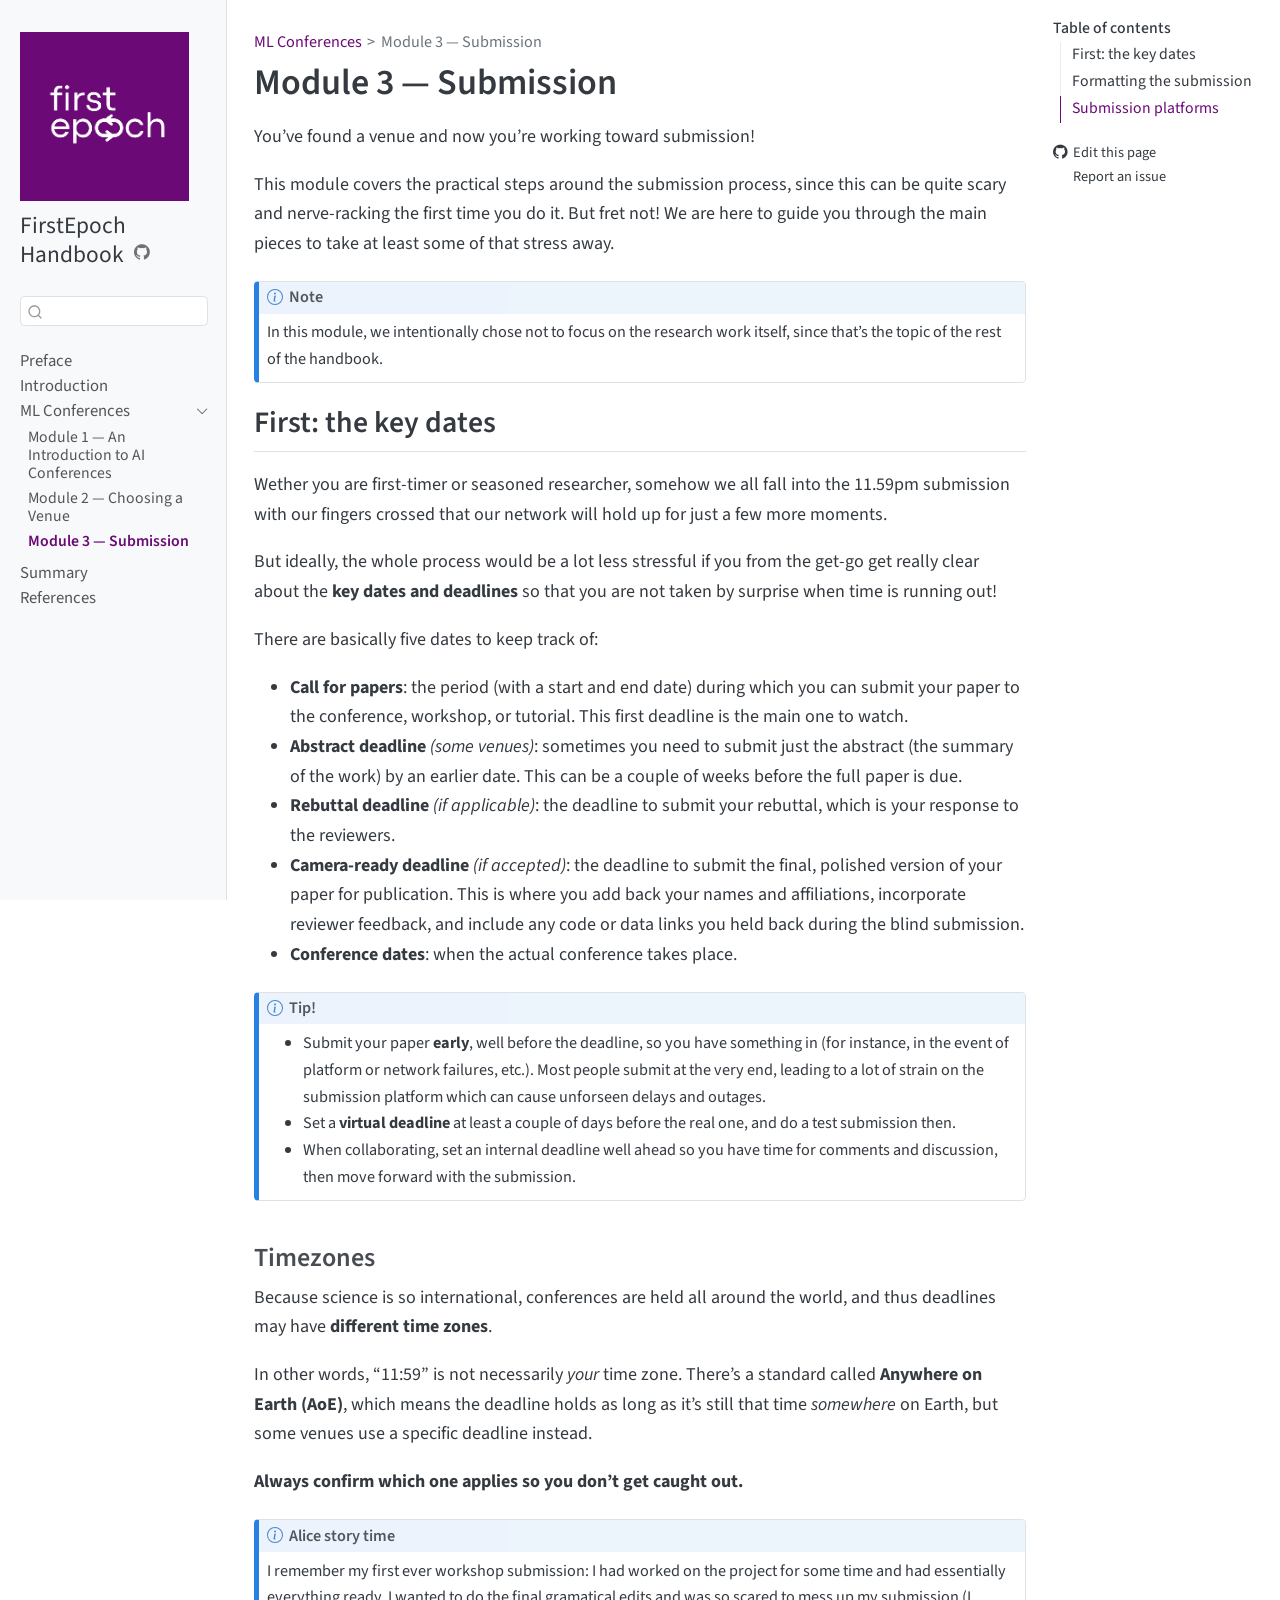
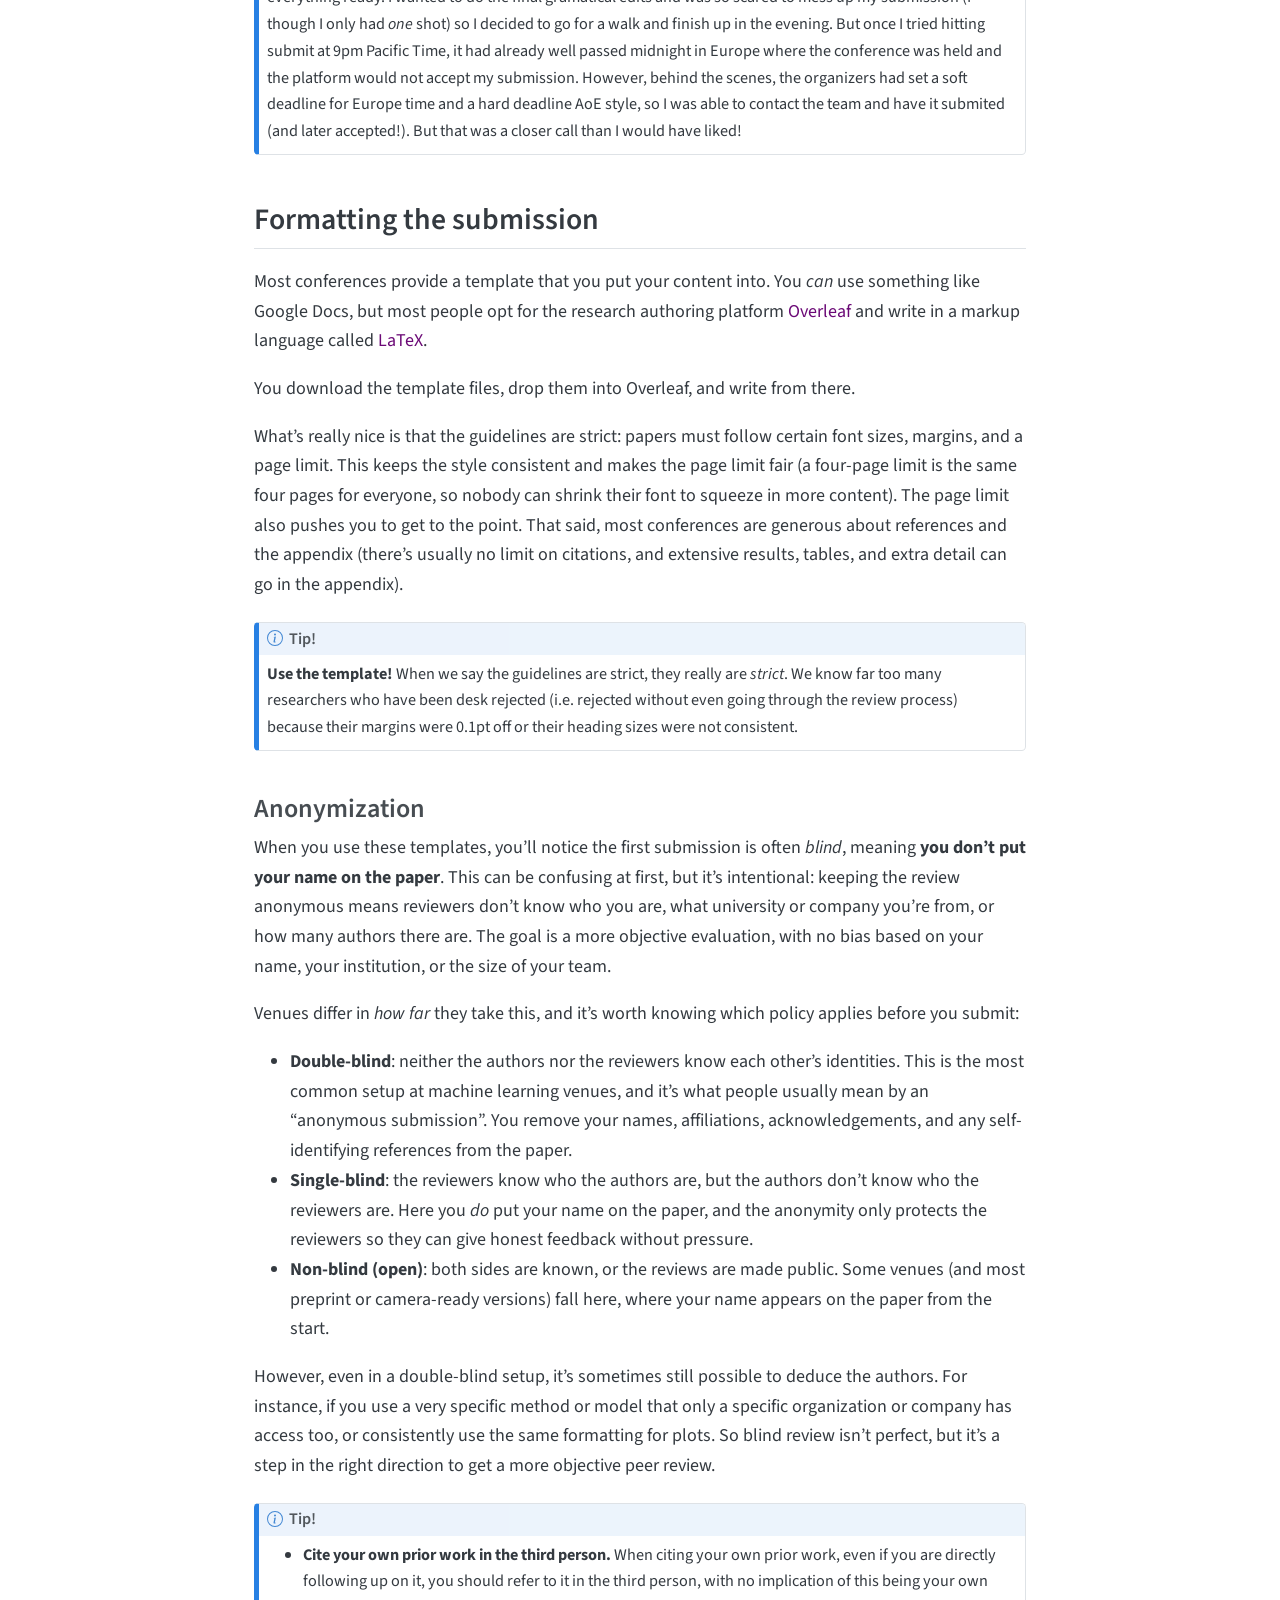
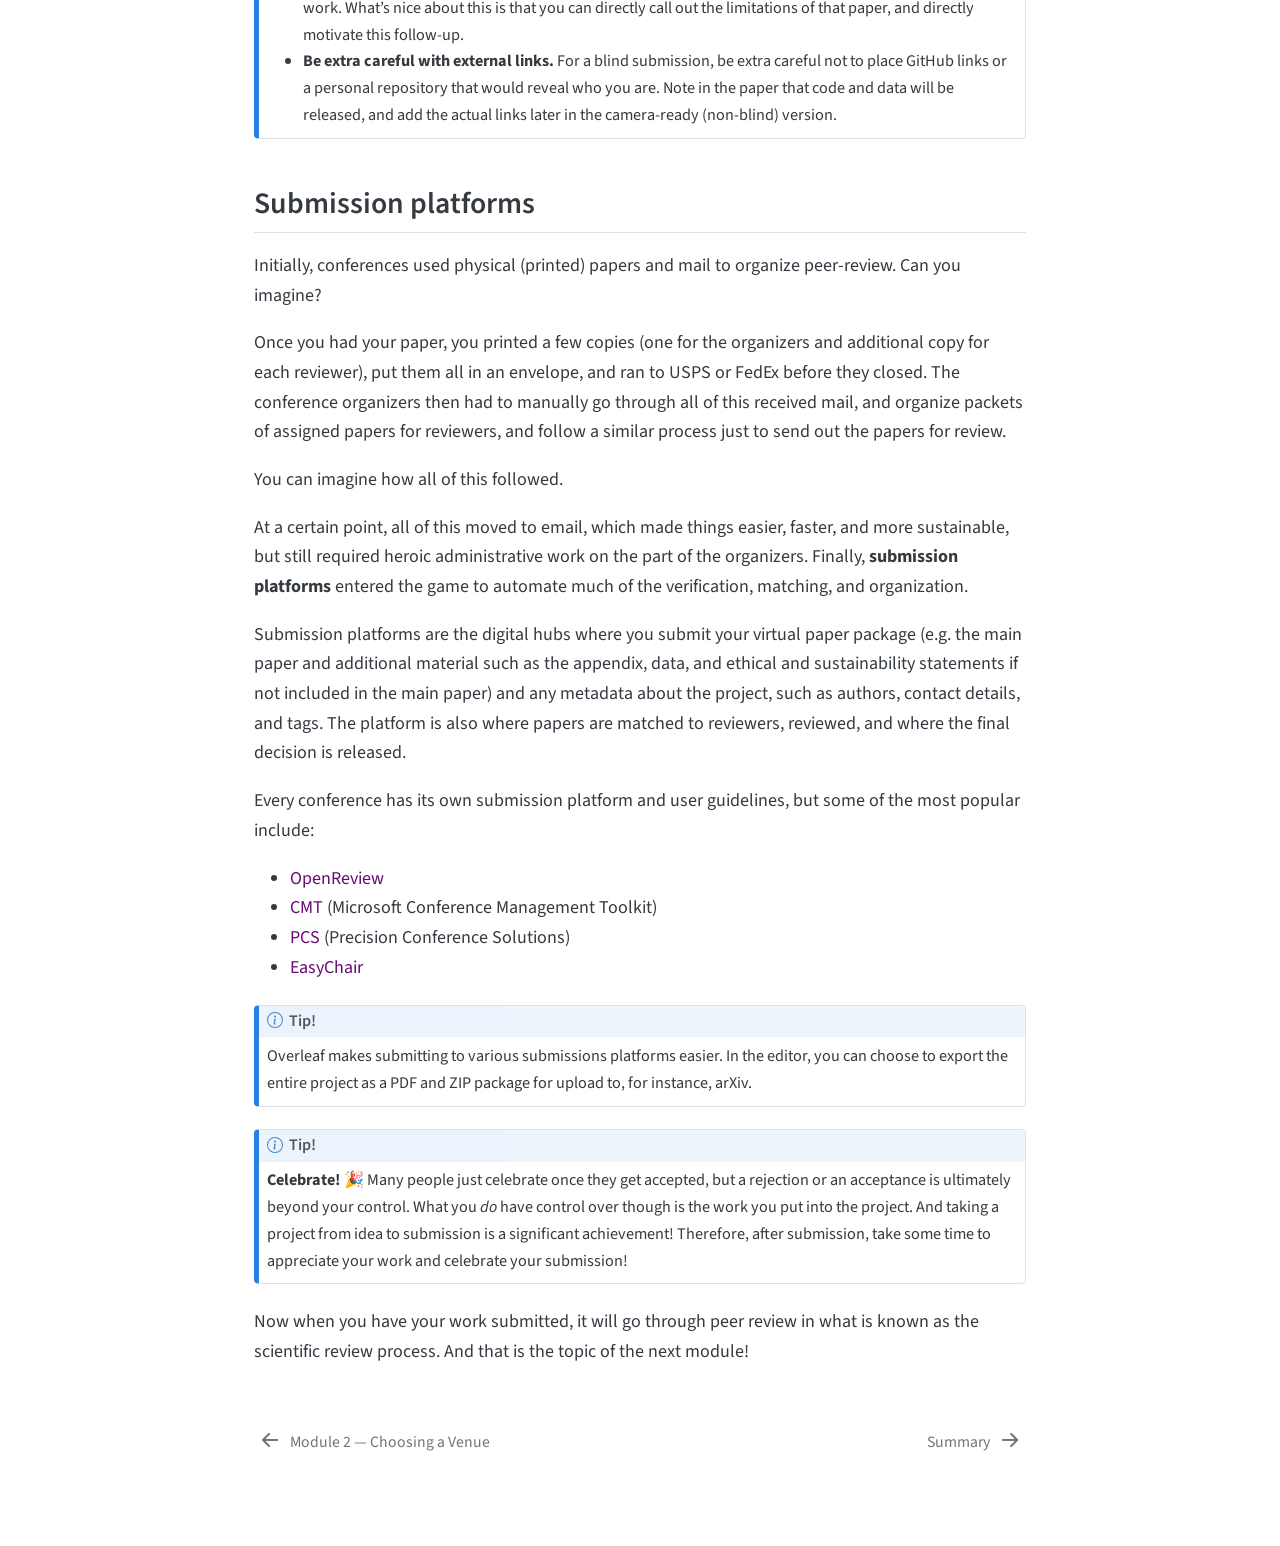
<file: ml-conferences/module-03.html>
<!DOCTYPE html>
<html xmlns="http://www.w3.org/1999/xhtml" lang="en" xml:lang="en"><head>

<meta charset="utf-8">
<meta name="generator" content="quarto-1.10.18">

<meta name="viewport" content="width=device-width, initial-scale=1.0, user-scalable=yes">


<title>Module 3 — Submission – FirstEpoch Handbook</title>
<style>
/* Default styles provided by pandoc.
** See https://pandoc.org/MANUAL.html#variables-for-html for config info.
*/
span.smallcaps{font-variant: small-caps;}
div.columns{display: flex; gap: 1.5em;}
div.column{flex: auto;}
@media screen {
div.columns{gap: min(4vw, 1.5em);}
div.column{overflow-x: auto;}
}
div.hanging-indent{margin-left: 1.5em; text-indent: -1.5em;}
ul.task-list{list-style: none;}
ul.task-list li input[type="checkbox"] {
  width: 0.8em;
  margin: 0 0.8em 0.2em -1em; /* quarto-specific, see https://github.com/quarto-dev/quarto-cli/issues/4556 */ 
  vertical-align: middle;
}
</style>


<script src="../site_libs/quarto-nav/quarto-nav.js"></script>
<script src="../site_libs/quarto-nav/headroom.min.js"></script>
<script src="../site_libs/clipboard/clipboard.min.js"></script>
<script src="../site_libs/quarto-search/autocomplete.umd.js"></script>
<script src="../site_libs/quarto-search/fuse.min.js"></script>
<script src="../site_libs/quarto-search/quarto-search.js"></script>
<meta name="quarto:offset" content="../">
<link href="../summary.html" rel="next">
<link href="../ml-conferences/module-02.html" rel="prev">
<link href="../assets/logo-square.png" rel="icon" type="image/png">
<script src="../site_libs/quarto-html/quarto.js" type="module"></script>
<script src="../site_libs/quarto-html/tabsets/tabsets.js" type="module"></script>
<script src="../site_libs/quarto-html/popper.min.js"></script>
<script src="../site_libs/quarto-html/tippy.umd.min.js"></script>
<script src="../site_libs/quarto-html/anchor.min.js"></script>
<link href="../site_libs/quarto-html/tippy.css" rel="stylesheet">
<link href="../site_libs/quarto-html/quarto-syntax-highlighting-bb62276ab45c84d9efd712f51ff97b5a.css" rel="stylesheet" id="quarto-text-highlighting-styles">
<script src="../site_libs/bootstrap/bootstrap.min.js"></script>
<link href="../site_libs/bootstrap/bootstrap-icons.css" rel="stylesheet">
<link href="../site_libs/bootstrap/bootstrap-c74688b8ca632473d0e859265b7ac08c.min.css" rel="stylesheet" append-hash="true" id="quarto-bootstrap" data-mode="light">
<script id="quarto-search-options" type="application/json">{
  "location": "sidebar",
  "copy-button": false,
  "collapse-after": 3,
  "panel-placement": "start",
  "type": "textbox",
  "limit": 50,
  "keyboard-shortcut": [
    "f",
    "/",
    "s"
  ],
  "show-item-context": false,
  "language": {
    "search-no-results-text": "No results",
    "search-matching-documents-text": "matching documents",
    "search-copy-link-title": "Copy link to search",
    "search-hide-matches-text": "Hide additional matches",
    "search-more-match-text": "more match in this document",
    "search-more-matches-text": "more matches in this document",
    "search-clear-button-title": "Clear",
    "search-text-placeholder": "",
    "search-detached-cancel-button-title": "Cancel",
    "search-submit-button-title": "Submit",
    "search-label": "Search"
  }
}</script>


</head>

<body class="nav-sidebar docked quarto-light">

<div id="quarto-search-results"></div>
  <header id="quarto-header" class="headroom fixed-top">
  <nav class="quarto-secondary-nav">
    <div class="container-fluid d-flex">
      <button type="button" class="quarto-btn-toggle btn" data-bs-toggle="collapse" role="button" data-bs-target=".quarto-sidebar-collapse-item" aria-controls="quarto-sidebar" aria-expanded="false" aria-label="Toggle sidebar navigation" onclick="if (window.quartoToggleHeadroom) { window.quartoToggleHeadroom(); }">
        <i class="bi bi-layout-text-sidebar-reverse"></i>
      </button>
        <nav class="quarto-page-breadcrumbs" aria-label="breadcrumb"><ol class="breadcrumb"><li class="breadcrumb-item"><a href="../ml-conferences/module-01.html">ML Conferences</a></li><li class="breadcrumb-item"><a href="../ml-conferences/module-03.html"><span class="chapter-title">Module 3 — Submission</span></a></li></ol></nav>
        <a class="flex-grow-1" role="navigation" data-bs-toggle="collapse" data-bs-target=".quarto-sidebar-collapse-item" aria-controls="quarto-sidebar" aria-expanded="false" aria-label="Toggle sidebar navigation" onclick="if (window.quartoToggleHeadroom) { window.quartoToggleHeadroom(); }">      
        </a>
      <button type="button" class="btn quarto-search-button" aria-label="Search" onclick="window.quartoOpenSearch();">
        <i class="bi bi-search"></i>
      </button>
    </div>
  </nav>
</header>
<!-- content -->
<div id="quarto-content" class="quarto-container page-columns page-rows-contents page-layout-article">
<!-- sidebar -->
  <nav id="quarto-sidebar" class="sidebar collapse collapse-horizontal quarto-sidebar-collapse-item sidebar-navigation docked overflow-auto">
    <div class="pt-lg-2 mt-2 text-left sidebar-header sidebar-header-stacked">
      <a href="../index.html" class="sidebar-logo-link">
      <img src="../assets/logo-square.png" alt="" class="sidebar-logo light-content py-0 d-lg-inline d-none">
      <img src="../assets/logo-square.png" alt="" class="sidebar-logo dark-content py-0 d-lg-inline d-none">
      </a>
    <div class="sidebar-title mb-0 py-0">
      <a href="../">FirstEpoch Handbook</a> 
        <div class="sidebar-tools-main">
    <a href="https://github.com/firstepoch/handbook" title="Source Code" class="quarto-navigation-tool px-1" aria-label="Source Code"><i class="bi bi-github"></i></a>
</div>
    </div>
      </div>
        <div class="mt-2 flex-shrink-0 align-items-center">
        <div class="sidebar-search">
        <div id="quarto-search" class="" title="Search"></div>
        </div>
        </div>
    <div class="sidebar-menu-container"> 
    <ul class="list-unstyled mt-1">
        <li class="sidebar-item">
  <div class="sidebar-item-container"> 
  <a href="../index.html" class="sidebar-item-text sidebar-link">
 <span class="menu-text">Preface</span></a>
  </div>
</li>
        <li class="sidebar-item">
  <div class="sidebar-item-container"> 
  <a href="../intro.html" class="sidebar-item-text sidebar-link"><span class="chapter-title">Introduction</span></a>
  </div>
</li>
        <li class="sidebar-item sidebar-item-section">
      <div class="sidebar-item-container"> 
            <a class="sidebar-item-text sidebar-link text-start" data-bs-toggle="collapse" data-bs-target="#quarto-sidebar-section-1" role="navigation" aria-expanded="true">
 <span class="menu-text">ML Conferences</span></a>
          <a class="sidebar-item-toggle text-start" data-bs-toggle="collapse" data-bs-target="#quarto-sidebar-section-1" role="navigation" aria-expanded="true" aria-label="Toggle section">
            <i class="bi bi-chevron-right ms-2"></i>
          </a> 
      </div>
      <ul id="quarto-sidebar-section-1" class="collapse list-unstyled sidebar-section depth1 show">  
          <li class="sidebar-item">
  <div class="sidebar-item-container"> 
  <a href="../ml-conferences/module-01.html" class="sidebar-item-text sidebar-link"><span class="chapter-title">Module 1 — An Introduction to AI Conferences</span></a>
  </div>
</li>
          <li class="sidebar-item">
  <div class="sidebar-item-container"> 
  <a href="../ml-conferences/module-02.html" class="sidebar-item-text sidebar-link"><span class="chapter-title">Module 2 — Choosing a Venue</span></a>
  </div>
</li>
          <li class="sidebar-item">
  <div class="sidebar-item-container"> 
  <a href="../ml-conferences/module-03.html" class="sidebar-item-text sidebar-link active"><span class="chapter-title">Module 3 — Submission</span></a>
  </div>
</li>
      </ul>
  </li>
        <li class="sidebar-item">
  <div class="sidebar-item-container"> 
  <a href="../summary.html" class="sidebar-item-text sidebar-link"><span class="chapter-title">Summary</span></a>
  </div>
</li>
        <li class="sidebar-item">
  <div class="sidebar-item-container"> 
  <a href="../references.html" class="sidebar-item-text sidebar-link">
 <span class="menu-text">References</span></a>
  </div>
</li>
    </ul>
    </div>
</nav>
<div id="quarto-sidebar-glass" class="quarto-sidebar-collapse-item" data-bs-toggle="collapse" data-bs-target=".quarto-sidebar-collapse-item"></div>
<!-- margin-sidebar -->
    <div id="quarto-margin-sidebar" class="sidebar margin-sidebar">
        <nav id="TOC" role="doc-toc" class="toc-active">
    <h2 id="toc-title">Table of contents</h2>
   
  <ul>
  <li><a href="#first-the-key-dates" id="toc-first-the-key-dates" class="nav-link active" data-scroll-target="#first-the-key-dates">First: the key dates</a>
  <ul class="collapse">
  <li><a href="#timezones" id="toc-timezones" class="nav-link" data-scroll-target="#timezones">Timezones</a></li>
  </ul></li>
  <li><a href="#formatting-the-submission" id="toc-formatting-the-submission" class="nav-link" data-scroll-target="#formatting-the-submission">Formatting the submission</a>
  <ul class="collapse">
  <li><a href="#anonymization" id="toc-anonymization" class="nav-link" data-scroll-target="#anonymization">Anonymization</a></li>
  </ul></li>
  <li><a href="#submission-platforms" id="toc-submission-platforms" class="nav-link" data-scroll-target="#submission-platforms">Submission platforms</a></li>
  </ul>
<div class="toc-actions"><ul><li><a href="https://github.com/firstepoch/handbook/edit/main/ml-conferences/module-03.qmd" class="toc-action"><i class="bi bi-github"></i>Edit this page</a></li><li><a href="https://github.com/firstepoch/handbook/issues/new" class="toc-action"><i class="bi empty"></i>Report an issue</a></li></ul></div></nav>
    </div>
<!-- main -->
<main class="content" id="quarto-document-content">

<header id="title-block-header" class="quarto-title-block default"><nav class="quarto-page-breadcrumbs quarto-title-breadcrumbs d-none d-lg-block" aria-label="breadcrumb"><ol class="breadcrumb"><li class="breadcrumb-item"><a href="../ml-conferences/module-01.html">ML Conferences</a></li><li class="breadcrumb-item"><a href="../ml-conferences/module-03.html"><span class="chapter-title">Module 3 — Submission</span></a></li></ol></nav>
<div class="quarto-title">
<h1 class="title"><span class="chapter-title">Module 3 — Submission</span></h1>
</div>



<div class="quarto-title-meta">

    
  
    
  </div>
  


</header>


<p>You’ve found a venue and now you’re working toward submission!</p>
<p>This module covers the practical steps around the submission process, since this can be quite scary and nerve-racking the first time you do it. But fret not! We are here to guide you through the main pieces to take at least some of that stress away.</p>
<div class="callout callout-style-default callout-note callout-titled">
<div class="callout-header d-flex align-content-center">
<div class="callout-icon-container">
<i class="callout-icon"></i>
</div>
<div class="callout-title-container flex-fill">
Note
</div>
</div>
<div class="callout-body-container callout-body">
<p>In this module, we intentionally chose not to focus on the research work itself, since that’s the topic of the rest of the handbook.</p>
</div>
</div>
<section id="first-the-key-dates" class="level2">
<h2 class="anchored" data-anchor-id="first-the-key-dates">First: the key dates</h2>
<p>Wether you are first-timer or seasoned researcher, somehow we all fall into the 11.59pm submission with our fingers crossed that our network will hold up for just a few more moments.</p>
<p>But ideally, the whole process would be a lot less stressful if you from the get-go get really clear about the <strong>key dates and deadlines</strong> so that you are not taken by surprise when time is running out!</p>
<p>There are basically five dates to keep track of:</p>
<ul>
<li><strong>Call for papers</strong>: the period (with a start and end date) during which you can submit your paper to the conference, workshop, or tutorial. This first deadline is the main one to watch.</li>
<li><strong>Abstract deadline</strong> <em>(some venues)</em>: sometimes you need to submit just the abstract (the summary of the work) by an earlier date. This can be a couple of weeks before the full paper is due.</li>
<li><strong>Rebuttal deadline</strong> <em>(if applicable)</em>: the deadline to submit your rebuttal, which is your response to the reviewers.</li>
<li><strong>Camera-ready deadline</strong> <em>(if accepted)</em>: the deadline to submit the final, polished version of your paper for publication. This is where you add back your names and affiliations, incorporate reviewer feedback, and include any code or data links you held back during the blind submission.</li>
<li><strong>Conference dates</strong>: when the actual conference takes place.</li>
</ul>
<div class="callout callout-style-default callout-note callout-titled" title="Tip!">
<div class="callout-header d-flex align-content-center">
<div class="callout-icon-container">
<i class="callout-icon"></i>
</div>
<div class="callout-title-container flex-fill">
<span class="screen-reader-only">Note</span>Tip!
</div>
</div>
<div class="callout-body-container callout-body">
<ul>
<li>Submit your paper <strong>early</strong>, well before the deadline, so you have something in (for instance, in the event of platform or network failures, etc.). Most people submit at the very end, leading to a lot of strain on the submission platform which can cause unforseen delays and outages.</li>
<li>Set a <strong>virtual deadline</strong> at least a couple of days before the real one, and do a test submission then.</li>
<li>When collaborating, set an internal deadline well ahead so you have time for comments and discussion, then move forward with the submission.</li>
</ul>
</div>
</div>
<section id="timezones" class="level3">
<h3 class="anchored" data-anchor-id="timezones">Timezones</h3>
<p>Because science is so international, conferences are held all around the world, and thus deadlines may have <strong>different time zones</strong>.</p>
<p>In other words, “11:59” is not necessarily <em>your</em> time zone. There’s a standard called <strong>Anywhere on Earth (AoE)</strong>, which means the deadline holds as long as it’s still that time <em>somewhere</em> on Earth, but some venues use a specific deadline instead.</p>
<p><strong>Always confirm which one applies so you don’t get caught out.</strong></p>
<div class="callout callout-style-default callout-note callout-titled" title="Alice story time">
<div class="callout-header d-flex align-content-center">
<div class="callout-icon-container">
<i class="callout-icon"></i>
</div>
<div class="callout-title-container flex-fill">
<span class="screen-reader-only">Note</span>Alice story time
</div>
</div>
<div class="callout-body-container callout-body">
<p>I remember my first ever workshop submission: I had worked on the project for some time and had essentially everything ready. I wanted to do the final gramatical edits and was so scared to mess up my submission (I though I only had <em>one</em> shot) so I decided to go for a walk and finish up in the evening. But once I tried hitting submit at 9pm Pacific Time, it had already well passed midnight in Europe where the conference was held and the platform would not accept my submission. However, behind the scenes, the organizers had set a soft deadline for Europe time and a hard deadline AoE style, so I was able to contact the team and have it submited (and later accepted!). But that was a closer call than I would have liked!</p>
</div>
</div>
</section>
</section>
<section id="formatting-the-submission" class="level2">
<h2 class="anchored" data-anchor-id="formatting-the-submission">Formatting the submission</h2>
<p>Most conferences provide a template that you put your content into. You <em>can</em> use something like Google Docs, but most people opt for the research authoring platform <strong><a href="https://www.overleaf.com/">Overleaf</a></strong> and write in a markup language called <strong><a href="https://en.wikipedia.org/wiki/LaTeX">LaTeX</a></strong>.</p>
<p>You download the template files, drop them into Overleaf, and write from there.</p>
<p>What’s really nice is that the guidelines are strict: papers must follow certain font sizes, margins, and a page limit. This keeps the style consistent and makes the page limit fair (a four-page limit is the same four pages for everyone, so nobody can shrink their font to squeeze in more content). The page limit also pushes you to get to the point. That said, most conferences are generous about references and the appendix (there’s usually no limit on citations, and extensive results, tables, and extra detail can go in the appendix).</p>
<div class="callout callout-style-default callout-note callout-titled" title="Tip!">
<div class="callout-header d-flex align-content-center">
<div class="callout-icon-container">
<i class="callout-icon"></i>
</div>
<div class="callout-title-container flex-fill">
<span class="screen-reader-only">Note</span>Tip!
</div>
</div>
<div class="callout-body-container callout-body">
<p><strong>Use the template!</strong> When we say the guidelines are strict, they really are <em>strict</em>. We know far too many researchers who have been desk rejected (i.e.&nbsp;rejected without even going through the review process) because their margins were 0.1pt off or their heading sizes were not consistent.</p>
</div>
</div>
<section id="anonymization" class="level3">
<h3 class="anchored" data-anchor-id="anonymization">Anonymization</h3>
<p>When you use these templates, you’ll notice the first submission is often <em>blind</em>, meaning <strong>you don’t put your name on the paper</strong>. This can be confusing at first, but it’s intentional: keeping the review anonymous means reviewers don’t know who you are, what university or company you’re from, or how many authors there are. The goal is a more objective evaluation, with no bias based on your name, your institution, or the size of your team.</p>
<p>Venues differ in <em>how far</em> they take this, and it’s worth knowing which policy applies before you submit:</p>
<ul>
<li><strong>Double-blind</strong>: neither the authors nor the reviewers know each other’s identities. This is the most common setup at machine learning venues, and it’s what people usually mean by an “anonymous submission”. You remove your names, affiliations, acknowledgements, and any self-identifying references from the paper.</li>
<li><strong>Single-blind</strong>: the reviewers know who the authors are, but the authors don’t know who the reviewers are. Here you <em>do</em> put your name on the paper, and the anonymity only protects the reviewers so they can give honest feedback without pressure.</li>
<li><strong>Non-blind (open)</strong>: both sides are known, or the reviews are made public. Some venues (and most preprint or camera-ready versions) fall here, where your name appears on the paper from the start.</li>
</ul>
<p>However, even in a double-blind setup, it’s sometimes still possible to deduce the authors. For instance, if you use a very specific method or model that only a specific organization or company has access too, or consistently use the same formatting for plots. So blind review isn’t perfect, but it’s a step in the right direction to get a more objective peer review.</p>
<div class="callout callout-style-default callout-note callout-titled" title="Tip!">
<div class="callout-header d-flex align-content-center">
<div class="callout-icon-container">
<i class="callout-icon"></i>
</div>
<div class="callout-title-container flex-fill">
<span class="screen-reader-only">Note</span>Tip!
</div>
</div>
<div class="callout-body-container callout-body">
<ul>
<li><strong>Cite your own prior work in the third person.</strong> When citing your own prior work, even if you are directly following up on it, you should refer to it in the third person, with no implication of this being your own work. What’s nice about this is that you can directly call out the limitations of that paper, and directly motivate this follow-up.</li>
<li><strong>Be extra careful with external links.</strong> For a blind submission, be extra careful not to place GitHub links or a personal repository that would reveal who you are. Note in the paper that code and data will be released, and add the actual links later in the camera-ready (non-blind) version.</li>
</ul>
</div>
</div>
</section>
</section>
<section id="submission-platforms" class="level2">
<h2 class="anchored" data-anchor-id="submission-platforms">Submission platforms</h2>
<p>Initially, conferences used physical (printed) papers and mail to organize peer-review. Can you imagine?</p>
<p>Once you had your paper, you printed a few copies (one for the organizers and additional copy for each reviewer), put them all in an envelope, and ran to USPS or FedEx before they closed. The conference organizers then had to manually go through all of this received mail, and organize packets of assigned papers for reviewers, and follow a similar process just to send out the papers for review.</p>
<p>You can imagine how all of this followed.</p>
<p>At a certain point, all of this moved to email, which made things easier, faster, and more sustainable, but still required heroic administrative work on the part of the organizers. Finally, <strong>submission platforms</strong> entered the game to automate much of the verification, matching, and organization.</p>
<p>Submission platforms are the digital hubs where you submit your virtual paper package (e.g.&nbsp;the main paper and additional material such as the appendix, data, and ethical and sustainability statements if not included in the main paper) and any metadata about the project, such as authors, contact details, and tags. The platform is also where papers are matched to reviewers, reviewed, and where the final decision is released.</p>
<p>Every conference has its own submission platform and user guidelines, but some of the most popular include:</p>
<ul>
<li><strong><a href="https://openreview.net/">OpenReview</a></strong></li>
<li><strong><a href="https://cmt3.research.microsoft.com/">CMT</a></strong> (Microsoft Conference Management Toolkit)</li>
<li><strong><a href="https://precisionconference.com/">PCS</a></strong> (Precision Conference Solutions)</li>
<li><strong><a href="https://easychair.org/">EasyChair</a></strong></li>
</ul>
<div class="callout callout-style-default callout-note callout-titled" title="Tip!">
<div class="callout-header d-flex align-content-center">
<div class="callout-icon-container">
<i class="callout-icon"></i>
</div>
<div class="callout-title-container flex-fill">
<span class="screen-reader-only">Note</span>Tip!
</div>
</div>
<div class="callout-body-container callout-body">
<p>Overleaf makes submitting to various submissions platforms easier. In the editor, you can choose to export the entire project as a PDF and ZIP package for upload to, for instance, arXiv.</p>
</div>
</div>
<div class="callout callout-style-default callout-note callout-titled" title="Tip!">
<div class="callout-header d-flex align-content-center">
<div class="callout-icon-container">
<i class="callout-icon"></i>
</div>
<div class="callout-title-container flex-fill">
<span class="screen-reader-only">Note</span>Tip!
</div>
</div>
<div class="callout-body-container callout-body">
<p><strong>Celebrate! 🎉</strong> Many people just celebrate once they get accepted, but a rejection or an acceptance is ultimately beyond your control. What you <em>do</em> have control over though is the work you put into the project. And taking a project from idea to submission is a significant achievement! Therefore, after submission, take some time to appreciate your work and celebrate your submission!</p>
</div>
</div>
<p>Now when you have your work submitted, it will go through peer review in what is known as the scientific review process. And that is the topic of the next module!</p>


</section>

</main> <!-- /main -->
<script id="quarto-html-after-body" type="application/javascript">
  window.document.addEventListener("DOMContentLoaded", function (event) {
    const icon = "";
    const anchorJS = new window.AnchorJS();
    anchorJS.options = {
      placement: 'right',
      icon: icon
    };
    anchorJS.add('.anchored');
    const isCodeAnnotation = (el) => {
      for (const clz of el.classList) {
        if (clz.startsWith('code-annotation-')) {                     
          return true;
        }
      }
      return false;
    }
    const onCopySuccess = function(e) {
      // button target
      const button = e.trigger;
      // don't keep focus
      button.blur();
      // flash "checked"
      button.classList.add('code-copy-button-checked');
      var currentTitle = button.getAttribute("title");
      button.setAttribute("title", "Copied!");
      let tooltip;
      if (window.bootstrap) {
        button.setAttribute("data-bs-toggle", "tooltip");
        button.setAttribute("data-bs-placement", "left");
        button.setAttribute("data-bs-title", "Copied!");
        tooltip = new bootstrap.Tooltip(button, 
          { trigger: "manual", 
            customClass: "code-copy-button-tooltip",
            offset: [0, -8]});
        tooltip.show();    
      }
      setTimeout(function() {
        if (tooltip) {
          tooltip.hide();
          button.removeAttribute("data-bs-title");
          button.removeAttribute("data-bs-toggle");
          button.removeAttribute("data-bs-placement");
        }
        button.setAttribute("title", currentTitle);
        button.classList.remove('code-copy-button-checked');
      }, 1000);
      // clear code selection
      e.clearSelection();
    }
    const getTextToCopy = function(trigger) {
      const outerScaffold = trigger.parentElement.cloneNode(true);
      const codeEl = outerScaffold.querySelector('code');
      for (const childEl of codeEl.children) {
        if (isCodeAnnotation(childEl)) {
          childEl.remove();
        }
      }
      return codeEl.innerText;
    }
    const clipboard = new window.ClipboardJS('.code-copy-button:not([data-in-quarto-modal])', {
      text: getTextToCopy
    });
    clipboard.on('success', onCopySuccess);
    if (window.document.getElementById('quarto-embedded-source-code-modal')) {
      const clipboardModal = new window.ClipboardJS('.code-copy-button[data-in-quarto-modal]', {
        text: getTextToCopy,
        container: window.document.getElementById('quarto-embedded-source-code-modal')
      });
      clipboardModal.on('success', onCopySuccess);
    }
      var localhostRegex = new RegExp(/^(?:http|https):\/\/localhost\:?[0-9]*\//);
      var mailtoRegex = new RegExp(/^mailto:/);
        var filterRegex = new RegExp("https:\/\/firstepoch\.github\.io\/handbook\/");
      var isInternal = (href) => {
          return filterRegex.test(href) || localhostRegex.test(href) || mailtoRegex.test(href);
      }
      // Inspect non-navigation links and adorn them if external
     var links = window.document.querySelectorAll('a[href]:not(.nav-link):not(.navbar-brand):not(.toc-action):not(.sidebar-link):not(.sidebar-item-toggle):not(.pagination-link):not(.no-external):not([aria-hidden]):not(.dropdown-item):not(.quarto-navigation-tool):not(.about-link)');
      for (var i=0; i<links.length; i++) {
        const link = links[i];
        if (!isInternal(link.href)) {
          // undo the damage that might have been done by quarto-nav.js in the case of
          // links that we want to consider external
          if (link.dataset.originalHref !== undefined) {
            link.href = link.dataset.originalHref;
          }
        }
      }
    function tippyHover(el, contentFn, onTriggerFn, onUntriggerFn) {
      const config = {
        allowHTML: true,
        maxWidth: 500,
        delay: 100,
        arrow: false,
        appendTo: function(el) {
            return el.parentElement;
        },
        interactive: true,
        interactiveBorder: 10,
        theme: 'quarto',
        placement: 'bottom-start',
      };
      if (contentFn) {
        config.content = contentFn;
      }
      if (onTriggerFn) {
        config.onTrigger = onTriggerFn;
      }
      if (onUntriggerFn) {
        config.onUntrigger = onUntriggerFn;
      }
      window.tippy(el, config); 
    }
    const noterefs = window.document.querySelectorAll('a[role="doc-noteref"]');
    for (var i=0; i<noterefs.length; i++) {
      const ref = noterefs[i];
      tippyHover(ref, function() {
        // use id or data attribute instead here
        let href = ref.getAttribute('data-footnote-href') || ref.getAttribute('href');
        try { href = new URL(href).hash; } catch {}
        const id = href.replace(/^#\/?/, "");
        const note = window.document.getElementById(id);
        if (note) {
          return note.innerHTML;
        } else {
          return "";
        }
      });
    }
    const xrefs = window.document.querySelectorAll('a.quarto-xref');
    const processXRef = (id, note) => {
      // Strip column container classes
      const stripColumnClz = (el) => {
        el.classList.remove("page-full", "page-columns");
        if (el.children) {
          for (const child of el.children) {
            stripColumnClz(child);
          }
        }
      }
      stripColumnClz(note)
      if (id === null || id.startsWith('sec-')) {
        // Special case sections, only their first couple elements
        const container = document.createElement("div");
        if (note.children && note.children.length > 2) {
          container.appendChild(note.children[0].cloneNode(true));
          for (let i = 1; i < note.children.length; i++) {
            const child = note.children[i];
            if (child.tagName === "P" && child.innerText === "") {
              continue;
            } else {
              container.appendChild(child.cloneNode(true));
              break;
            }
          }
          if (window.Quarto?.typesetMath) {
            window.Quarto.typesetMath(container);
          }
          return container.innerHTML
        } else {
          if (window.Quarto?.typesetMath) {
            window.Quarto.typesetMath(note);
          }
          return note.innerHTML;
        }
      } else {
        // Remove any anchor links if they are present
        const anchorLink = note.querySelector('a.anchorjs-link');
        if (anchorLink) {
          anchorLink.remove();
        }
        if (window.Quarto?.typesetMath) {
          window.Quarto.typesetMath(note);
        }
        if (note.classList.contains("callout")) {
          return note.outerHTML;
        } else {
          return note.innerHTML;
        }
      }
    }
    for (var i=0; i<xrefs.length; i++) {
      const xref = xrefs[i];
      tippyHover(xref, undefined, function(instance) {
        instance.disable();
        let url = xref.getAttribute('href');
        let hash = undefined; 
        if (url.startsWith('#')) {
          hash = url;
        } else {
          try { hash = new URL(url).hash; } catch {}
        }
        if (hash) {
          const id = hash.replace(/^#\/?/, "");
          const note = window.document.getElementById(id);
          if (note !== null) {
            try {
              const html = processXRef(id, note.cloneNode(true));
              instance.setContent(html);
            } finally {
              instance.enable();
              instance.show();
            }
          } else {
            // See if we can fetch this
            fetch(url.split('#')[0])
            .then(res => res.text())
            .then(html => {
              const parser = new DOMParser();
              const htmlDoc = parser.parseFromString(html, "text/html");
              const note = htmlDoc.getElementById(id);
              if (note !== null) {
                const html = processXRef(id, note);
                instance.setContent(html);
              } 
            }).finally(() => {
              instance.enable();
              instance.show();
            });
          }
        } else {
          // See if we can fetch a full url (with no hash to target)
          // This is a special case and we should probably do some content thinning / targeting
          fetch(url)
          .then(res => res.text())
          .then(html => {
            const parser = new DOMParser();
            const htmlDoc = parser.parseFromString(html, "text/html");
            const note = htmlDoc.querySelector('main.content');
            if (note !== null) {
              // This should only happen for chapter cross references
              // (since there is no id in the URL)
              // remove the first header
              if (note.children.length > 0 && note.children[0].tagName === "HEADER") {
                note.children[0].remove();
              }
              const html = processXRef(null, note);
              instance.setContent(html);
            } 
          }).finally(() => {
            instance.enable();
            instance.show();
          });
        }
      }, function(instance) {
      });
    }
        let selectedAnnoteEl;
        const selectorForAnnotation = ( cell, annotation) => {
          let cellAttr = 'data-code-cell="' + cell + '"';
          let lineAttr = 'data-code-annotation="' +  annotation + '"';
          const selector = 'span[' + cellAttr + '][' + lineAttr + ']';
          return selector;
        }
        const selectCodeLines = (annoteEl) => {
          const doc = window.document;
          const targetCell = annoteEl.getAttribute("data-target-cell");
          const targetAnnotation = annoteEl.getAttribute("data-target-annotation");
          const annoteSpan = window.document.querySelector(selectorForAnnotation(targetCell, targetAnnotation));
          const lines = annoteSpan.getAttribute("data-code-lines").split(",");
          const lineIds = lines.map((line) => {
            return targetCell + "-" + line;
          })
          let top = null;
          let height = null;
          let parent = null;
          if (lineIds.length > 0) {
              //compute the position of the single el (top and bottom and make a div)
              const el = window.document.getElementById(lineIds[0]);
              top = el.offsetTop;
              height = el.offsetHeight;
              parent = el.parentElement.parentElement;
            if (lineIds.length > 1) {
              const lastEl = window.document.getElementById(lineIds[lineIds.length - 1]);
              const bottom = lastEl.offsetTop + lastEl.offsetHeight;
              height = bottom - top;
            }
            if (top !== null && height !== null && parent !== null) {
              // cook up a div (if necessary) and position it 
              let div = window.document.getElementById("code-annotation-line-highlight");
              if (div === null) {
                div = window.document.createElement("div");
                div.setAttribute("id", "code-annotation-line-highlight");
                div.style.position = 'absolute';
                parent.appendChild(div);
              }
              div.style.top = top - 2 + "px";
              div.style.height = height + 4 + "px";
              div.style.left = 0;
              let gutterDiv = window.document.getElementById("code-annotation-line-highlight-gutter");
              if (gutterDiv === null) {
                gutterDiv = window.document.createElement("div");
                gutterDiv.setAttribute("id", "code-annotation-line-highlight-gutter");
                gutterDiv.style.position = 'absolute';
                const codeCell = window.document.getElementById(targetCell);
                const gutter = codeCell.querySelector('.code-annotation-gutter');
                gutter.appendChild(gutterDiv);
              }
              gutterDiv.style.top = top - 2 + "px";
              gutterDiv.style.height = height + 4 + "px";
            }
            selectedAnnoteEl = annoteEl;
          }
        };
        const unselectCodeLines = () => {
          const elementsIds = ["code-annotation-line-highlight", "code-annotation-line-highlight-gutter"];
          elementsIds.forEach((elId) => {
            const div = window.document.getElementById(elId);
            if (div) {
              div.remove();
            }
          });
          selectedAnnoteEl = undefined;
        };
          // Handle positioning of the toggle
      window.addEventListener(
        "resize",
        throttle(() => {
          elRect = undefined;
          if (selectedAnnoteEl) {
            selectCodeLines(selectedAnnoteEl);
          }
        }, 10)
      );
      function throttle(fn, ms) {
      let throttle = false;
      let timer;
        return (...args) => {
          if(!throttle) { // first call gets through
              fn.apply(this, args);
              throttle = true;
          } else { // all the others get throttled
              if(timer) clearTimeout(timer); // cancel #2
              timer = setTimeout(() => {
                fn.apply(this, args);
                timer = throttle = false;
              }, ms);
          }
        };
      }
        // Attach click handler to the DT
        const annoteDls = window.document.querySelectorAll('dt[data-target-cell]');
        for (const annoteDlNode of annoteDls) {
          annoteDlNode.addEventListener('click', (event) => {
            const clickedEl = event.target;
            if (clickedEl !== selectedAnnoteEl) {
              unselectCodeLines();
              const activeEl = window.document.querySelector('dt[data-target-cell].code-annotation-active');
              if (activeEl) {
                activeEl.classList.remove('code-annotation-active');
              }
              selectCodeLines(clickedEl);
              clickedEl.classList.add('code-annotation-active');
            } else {
              // Unselect the line
              unselectCodeLines();
              clickedEl.classList.remove('code-annotation-active');
            }
          });
        }
    const findCites = (el) => {
      const parentEl = el.parentElement;
      if (parentEl) {
        const cites = parentEl.dataset.cites;
        if (cites) {
          return {
            el,
            cites: cites.split(' ')
          };
        } else {
          return findCites(el.parentElement)
        }
      } else {
        return undefined;
      }
    };
    var bibliorefs = window.document.querySelectorAll('a[role="doc-biblioref"]');
    for (var i=0; i<bibliorefs.length; i++) {
      const ref = bibliorefs[i];
      const citeInfo = findCites(ref);
      if (citeInfo) {
        tippyHover(citeInfo.el, function() {
          var popup = window.document.createElement('div');
          citeInfo.cites.forEach(function(cite) {
            var citeDiv = window.document.createElement('div');
            citeDiv.classList.add('hanging-indent');
            citeDiv.classList.add('csl-entry');
            var biblioDiv = window.document.getElementById('ref-' + cite);
            if (biblioDiv) {
              citeDiv.innerHTML = biblioDiv.innerHTML;
            }
            popup.appendChild(citeDiv);
          });
          return popup.innerHTML;
        });
      }
    }
  });
  </script>
<nav class="page-navigation">
  <div class="nav-page nav-page-previous">
      <a href="../ml-conferences/module-02.html" class="pagination-link" aria-label="Module 2 — Choosing a Venue">
        <i class="bi bi-arrow-left-short"></i> <span class="nav-page-text"><span class="chapter-title">Module 2 — Choosing a Venue</span></span>
      </a>          
  </div>
  <div class="nav-page nav-page-next">
      <a href="../summary.html" class="pagination-link" aria-label="Summary">
        <span class="nav-page-text"><span class="chapter-title">Summary</span></span> <i class="bi bi-arrow-right-short"></i>
      </a>
  </div>
</nav>
</div> <!-- /content -->




<footer class="footer"><div class="nav-footer"><div class="nav-footer-center"><div class="toc-actions d-sm-block d-md-none"><ul><li><a href="https://github.com/firstepoch/handbook/edit/main/ml-conferences/module-03.qmd" class="toc-action"><i class="bi bi-github"></i>Edit this page</a></li><li><a href="https://github.com/firstepoch/handbook/issues/new" class="toc-action"><i class="bi empty"></i>Report an issue</a></li></ul></div></div></div></footer></body></html>
</file>
<file: site_libs/quarto-html/tippy.css>
.tippy-box[data-animation=fade][data-state=hidden]{opacity:0}[data-tippy-root]{max-width:calc(100vw - 10px)}.tippy-box{position:relative;background-color:#333;color:#fff;border-radius:4px;font-size:14px;line-height:1.4;white-space:normal;outline:0;transition-property:transform,visibility,opacity}.tippy-box[data-placement^=top]>.tippy-arrow{bottom:0}.tippy-box[data-placement^=top]>.tippy-arrow:before{bottom:-7px;left:0;border-width:8px 8px 0;border-top-color:initial;transform-origin:center top}.tippy-box[data-placement^=bottom]>.tippy-arrow{top:0}.tippy-box[data-placement^=bottom]>.tippy-arrow:before{top:-7px;left:0;border-width:0 8px 8px;border-bottom-color:initial;transform-origin:center bottom}.tippy-box[data-placement^=left]>.tippy-arrow{right:0}.tippy-box[data-placement^=left]>.tippy-arrow:before{border-width:8px 0 8px 8px;border-left-color:initial;right:-7px;transform-origin:center left}.tippy-box[data-placement^=right]>.tippy-arrow{left:0}.tippy-box[data-placement^=right]>.tippy-arrow:before{left:-7px;border-width:8px 8px 8px 0;border-right-color:initial;transform-origin:center right}.tippy-box[data-inertia][data-state=visible]{transition-timing-function:cubic-bezier(.54,1.5,.38,1.11)}.tippy-arrow{width:16px;height:16px;color:#333}.tippy-arrow:before{content:"";position:absolute;border-color:transparent;border-style:solid}.tippy-content{position:relative;padding:5px 9px;z-index:1}
</file>
<file: site_libs/quarto-html/quarto-syntax-highlighting-bb62276ab45c84d9efd712f51ff97b5a.css>
/* quarto syntax highlight colors */
:root {
  --quarto-hl-al-color: #ff5555;
  --quarto-hl-an-color: #6a737d;
  --quarto-hl-at-color: #d73a49;
  --quarto-hl-bn-color: #005cc5;
  --quarto-hl-bu-color: #d73a49;
  --quarto-hl-ch-color: #032f62;
  --quarto-hl-co-color: #6a737d;
  --quarto-hl-cv-color: #6a737d;
  --quarto-hl-cn-color: #005cc5;
  --quarto-hl-cf-color: #d73a49;
  --quarto-hl-dt-color: #d73a49;
  --quarto-hl-dv-color: #005cc5;
  --quarto-hl-do-color: #6a737d;
  --quarto-hl-er-color: #ff5555;
  --quarto-hl-ex-color: #d73a49;
  --quarto-hl-fl-color: #005cc5;
  --quarto-hl-fu-color: #6f42c1;
  --quarto-hl-im-color: #032f62;
  --quarto-hl-in-color: #6a737d;
  --quarto-hl-kw-color: #d73a49;
  --quarto-hl-op-color: #24292e;
  --quarto-hl-pp-color: #d73a49;
  --quarto-hl-re-color: #6a737d;
  --quarto-hl-sc-color: #005cc5;
  --quarto-hl-ss-color: #032f62;
  --quarto-hl-st-color: #032f62;
  --quarto-hl-va-color: #e36209;
  --quarto-hl-vs-color: #032f62;
  --quarto-hl-wa-color: #ff5555;
}

/* other quarto variables */
:root {
  --quarto-font-monospace: SFMono-Regular, Menlo, Monaco, Consolas, "Liberation Mono", "Courier New", monospace;
}

/* syntax highlight based on Pandoc's rules */
pre > code.sourceCode > span {
  color: #24292e;
}

code.sourceCode > span {
  color: #24292e;
}

div.sourceCode,
div.sourceCode pre.sourceCode {
  color: #24292e;
}

/* Normal */
code span {
  color: #24292e;
}

/* Alert */
code span.al {
  font-weight: bold;
  color: #ff5555;
}

/* Annotation */
code span.an {
  color: #6a737d;
}

/* Attribute */
code span.at {
  color: #d73a49;
}

/* BaseN */
code span.bn {
  color: #005cc5;
}

/* BuiltIn */
code span.bu {
  color: #d73a49;
}

/* ControlFlow */
code span.cf {
  color: #d73a49;
}

/* Char */
code span.ch {
  color: #032f62;
}

/* Constant */
code span.cn {
  color: #005cc5;
}

/* Comment */
code span.co {
  color: #6a737d;
}

/* CommentVar */
code span.cv {
  color: #6a737d;
}

/* Documentation */
code span.do {
  color: #6a737d;
}

/* DataType */
code span.dt {
  color: #d73a49;
}

/* DecVal */
code span.dv {
  color: #005cc5;
}

/* Error */
code span.er {
  color: #ff5555;
  text-decoration: underline;
}

/* Extension */
code span.ex {
  font-weight: bold;
  color: #d73a49;
}

/* Float */
code span.fl {
  color: #005cc5;
}

/* Function */
code span.fu {
  color: #6f42c1;
}

/* Import */
code span.im {
  color: #032f62;
}

/* Information */
code span.in {
  color: #6a737d;
}

/* Keyword */
code span.kw {
  color: #d73a49;
}

/* Operator */
code span.op {
  color: #24292e;
}

/* Preprocessor */
code span.pp {
  color: #d73a49;
}

/* RegionMarker */
code span.re {
  color: #6a737d;
}

/* SpecialChar */
code span.sc {
  color: #005cc5;
}

/* SpecialString */
code span.ss {
  color: #032f62;
}

/* String */
code span.st {
  color: #032f62;
}

/* Variable */
code span.va {
  color: #e36209;
}

/* VerbatimString */
code span.vs {
  color: #032f62;
}

/* Warning */
code span.wa {
  color: #ff5555;
}

.prevent-inlining {
  content: "</";
}

/*# sourceMappingURL=9fff47f1860eaa1c7b80d8cbc12525ed.css.map */
</file>
